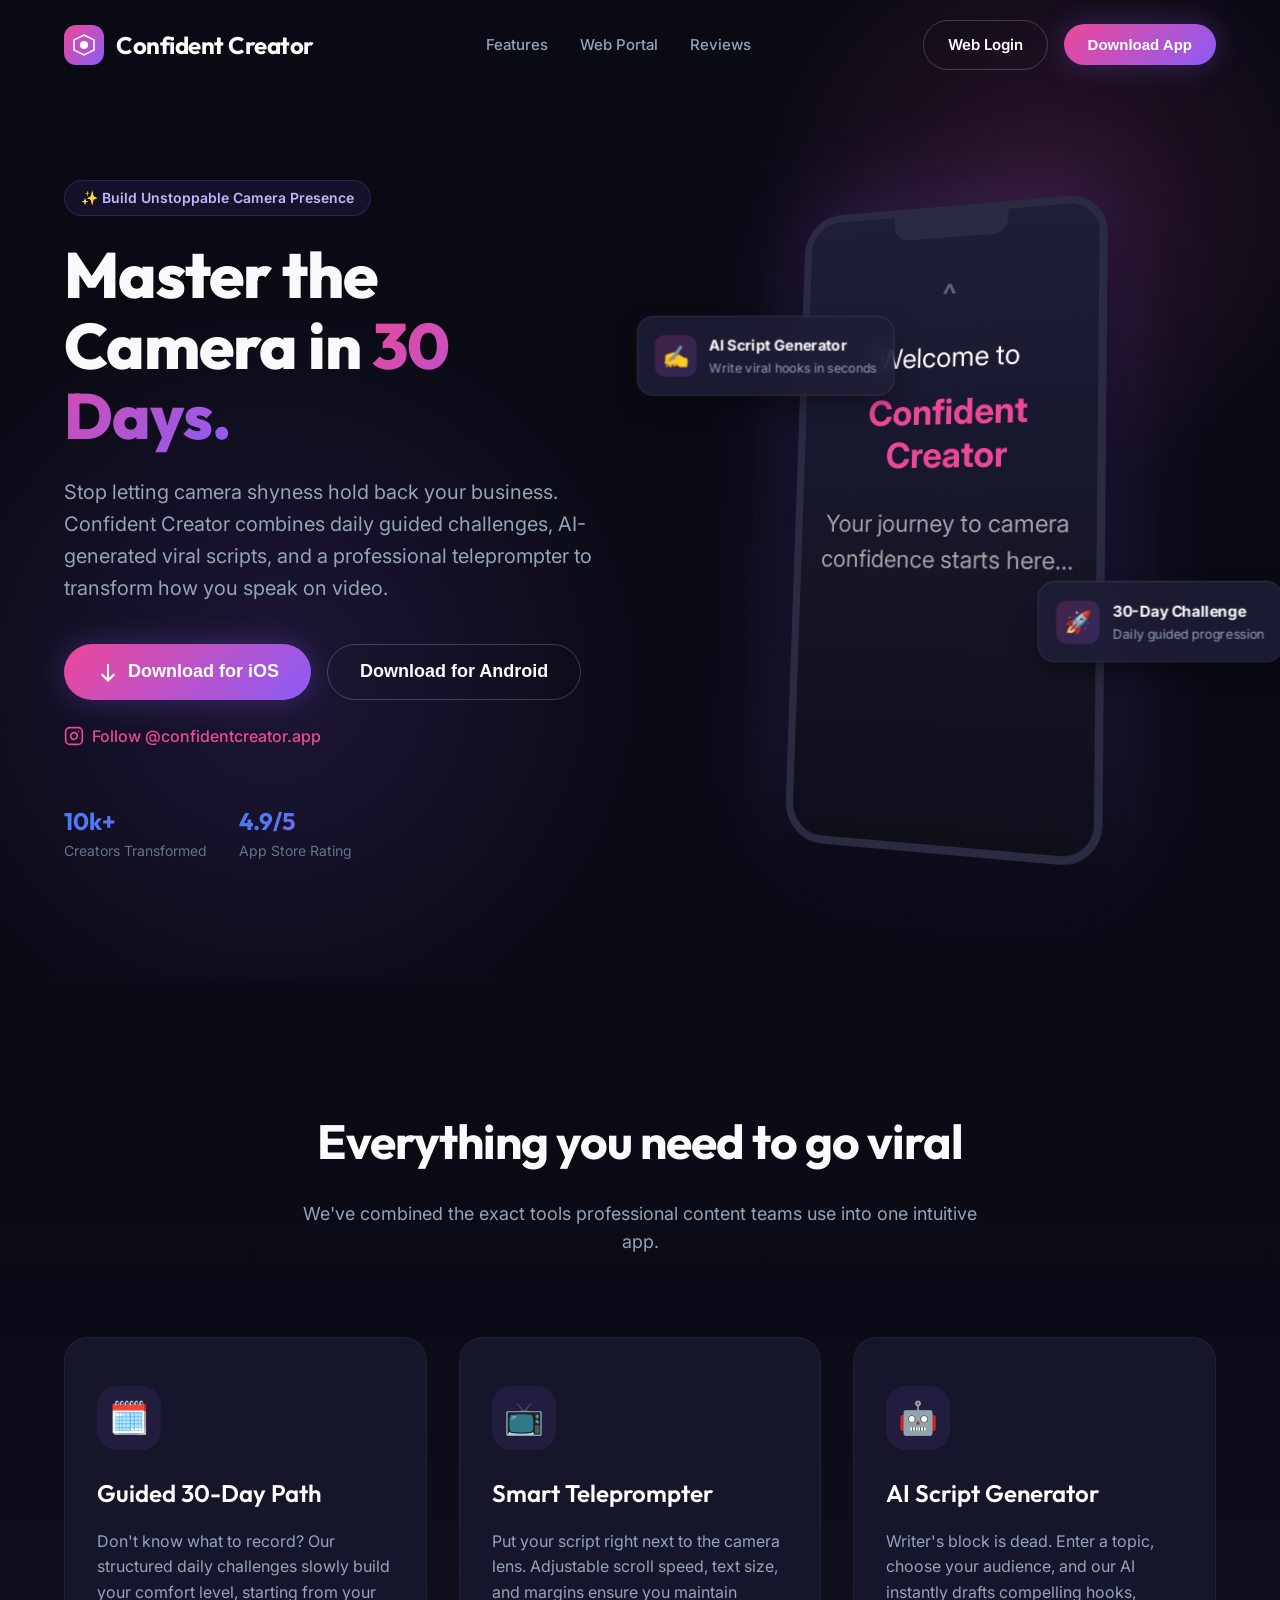
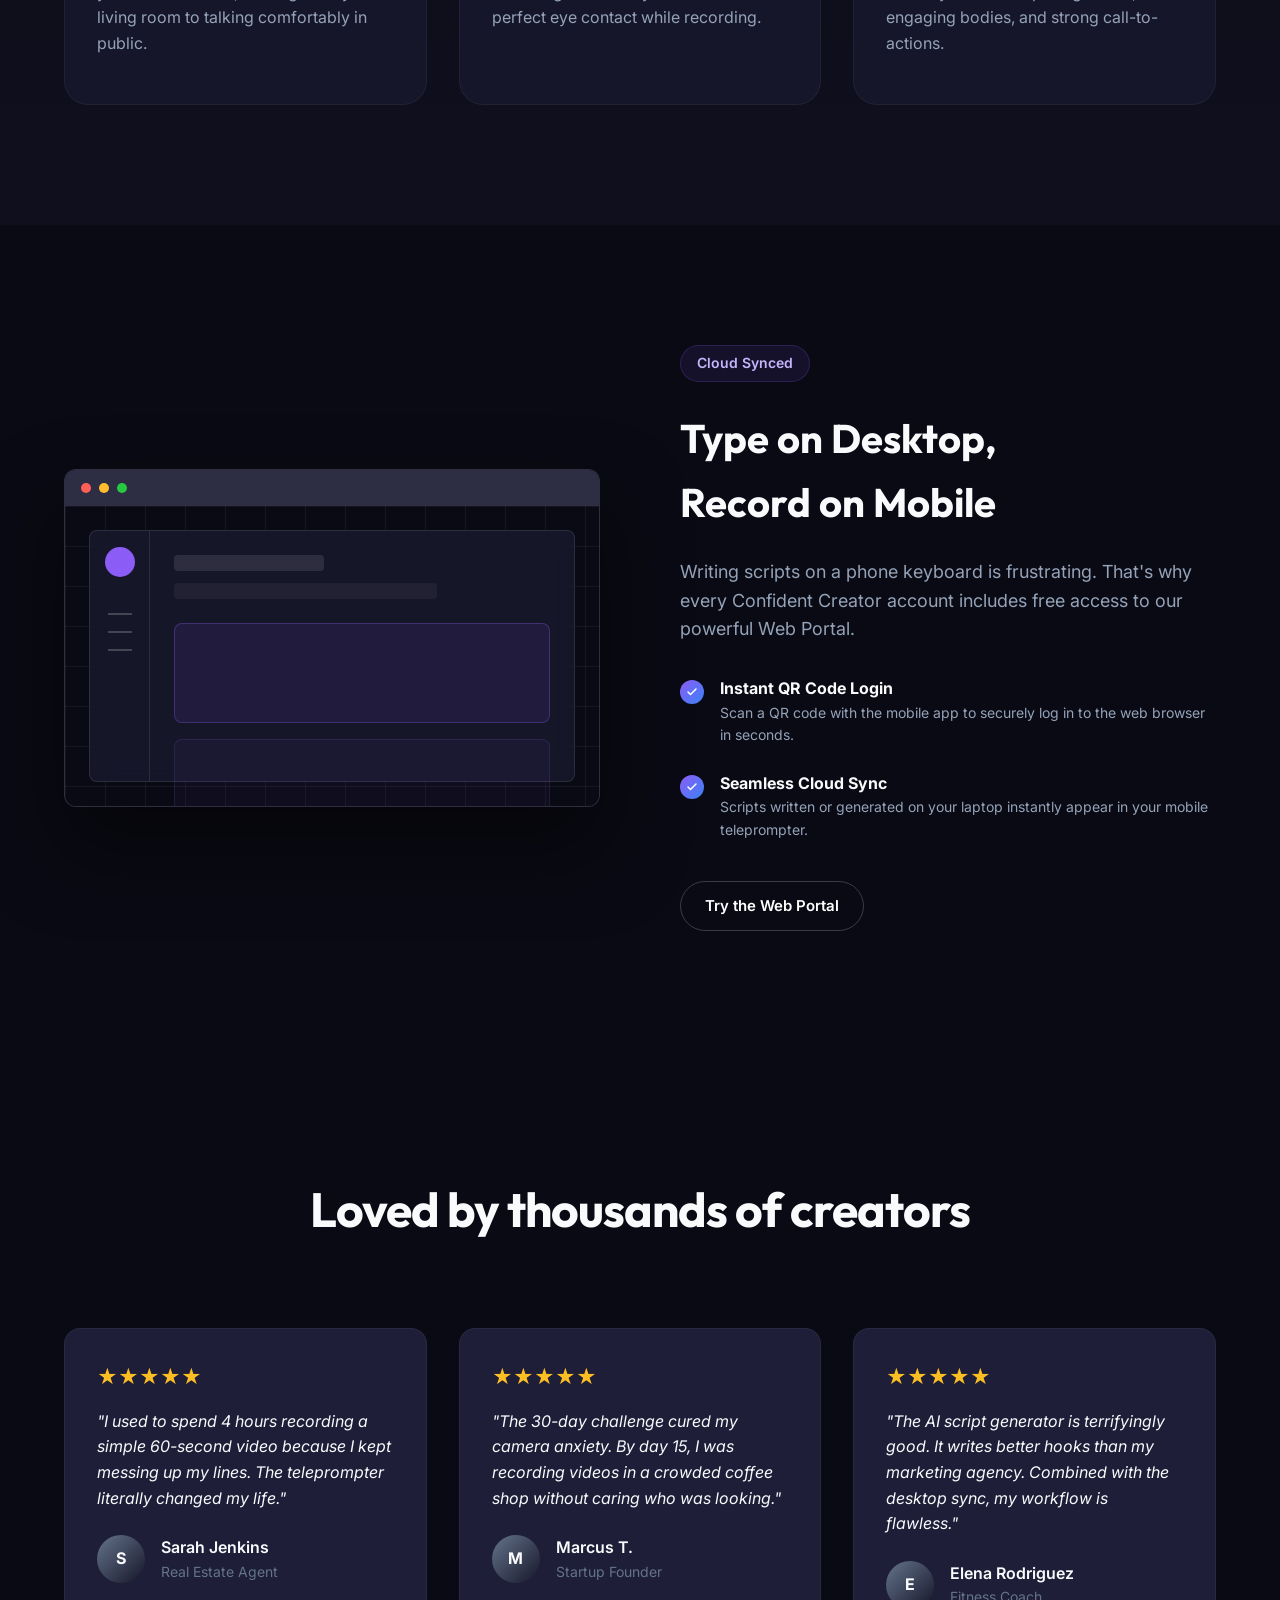
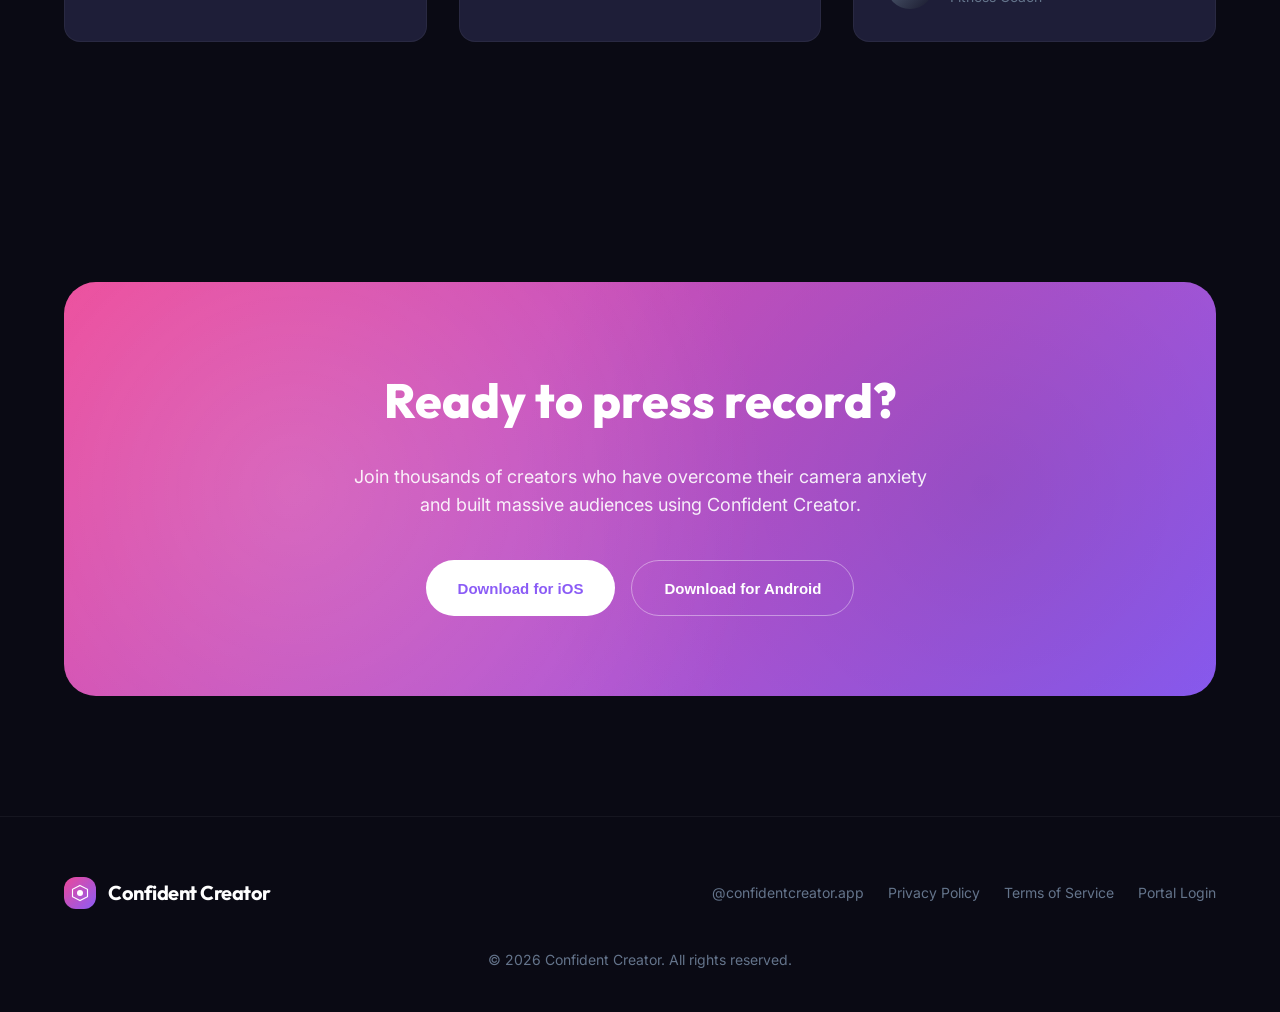
<file: web_portal/index.html>
<!DOCTYPE html>
<html lang="en">
<head>
    <meta charset="UTF-8">
    <meta name="viewport" content="width=device-width, initial-scale=1.0">
    <title>Confident Creator | 30 Days to Camera Confidence</title>
    <meta name="description" content="Build unstoppable camera confidence in 30 days. Auto-generating AI scripts, a professional teleprompter, and daily video challenges.">
    
    <!-- Fonts -->
    <link rel="preconnect" href="https://fonts.googleapis.com">
    <link rel="preconnect" href="https://fonts.gstatic.com" crossorigin>
    <link href="https://fonts.googleapis.com/css2?family=Inter:wght@400;500;600&family=Outfit:wght@600;700;800&display=swap" rel="stylesheet">
    
    <!-- CSS -->
    <link rel="stylesheet" href="css/landing.css">
    
    <!-- Favicon -->
    <link rel="icon" type="image/svg+xml" href="data:image/svg+xml,<svg xmlns='http://www.w3.org/2000/svg' viewBox='0 0 100 100'><text y='.9em' font-size='90'>🎥</text></svg>">
</head>
<body>

    <!-- Sticky Navigation -->
    <header class="nav-header" id="nav">
        <div class="container nav-container">
            <a href="landing.html" class="brand">
                <div class="brand-icon">
                    <svg width="24" height="24" viewBox="0 0 48 48" fill="none" xmlns="http://www.w3.org/2000/svg">
                        <path d="M24 4L44 14V34L24 44L4 34V14L24 4Z" stroke="white" stroke-width="3" fill="none"/>
                        <circle cx="24" cy="24" r="8" fill="white"/>
                    </svg>
                </div>
                <span class="brand-name">Confident Creator</span>
            </a>
            
            <nav class="nav-links">
                <a href="#features" class="nav-link">Features</a>
                <a href="#how-it-works" class="nav-link">Web Portal</a>
                <a href="#testimonials" class="nav-link">Reviews</a>
            </nav>
            
            <div class="nav-actions">
                <a href="login.html" class="btn btn-outline" style="margin-right: 12px;">Web Login</a>
                <button class="btn btn-primary coming-soon-btn">Download App</button>
            </div>
        </div>
    </header>

    <!-- Hero Section -->
    <section class="hero" id="home">
        <div class="hero-bg-shapes">
            <div class="shape-1"></div>
            <div class="shape-2"></div>
        </div>
        
        <div class="container hero-grid">
            <div class="hero-content" data-animate="fade-up">
                <div class="hero-badge">✨ Build Unstoppable Camera Presence</div>
                <h1 class="hero-title">
                    Master the Camera in <span class="text-gradient">30 Days.</span>
                </h1>
                <p class="hero-desc">
                    Stop letting camera shyness hold back your business. Confident Creator combines daily guided challenges, AI-generated viral scripts, and a professional teleprompter to transform how you speak on video.
                </p>
                
                <div class="hero-actions" style="margin-bottom: 24px;">
                    <button class="btn btn-primary coming-soon-btn" style="height: 56px; padding: 0 32px; font-size: 18px;">
                        <svg width="24" height="24" fill="currentColor" viewBox="0 0 24 24" xmlns="http://www.w3.org/2000/svg"><path d="M17.5 13.5l-4.5 4.5V4h-2v14l-4.5-4.5-1.5 1.5 7 7 7-7-1.5-1.5z"/></svg>
                        Download for iOS
                    </button>
                    <button class="btn btn-outline coming-soon-btn" style="height: 56px; padding: 0 32px; font-size: 18px;">
                        Download for Android
                    </button>
                </div>
                
                <div style="margin-bottom: 48px;">
                    <a href="https://instagram.com/confidentcreator.app" target="_blank" style="color: var(--brand-secondary); text-decoration: none; font-weight: 500; display: inline-flex; align-items: center; gap: 8px;">
                        <svg width="20" height="20" viewBox="0 0 24 24" fill="none" stroke="currentColor" stroke-width="2" stroke-linecap="round" stroke-linejoin="round"><rect x="2" y="2" width="20" height="20" rx="5" ry="5"></rect><path d="M16 11.37A4 4 0 1 1 12.63 8 4 4 0 0 1 16 11.37z"></path><line x1="17.5" y1="6.5" x2="17.51" y2="6.5"></line></svg>
                        Follow @confidentcreator.app
                    </a>
                </div>
                
                <div class="hero-metrics">
                    <div class="metric">
                        <span class="metric-value text-gradient-alt">10k+</span>
                        <span class="metric-label">Creators Transformed</span>
                    </div>
                    <div class="metric">
                        <span class="metric-value text-gradient-alt">4.9/5</span>
                        <span class="metric-label">App Store Rating</span>
                    </div>
                </div>
            </div>
            
            <!-- Floating Mobile App Mockup -->
            <div class="hero-visual" data-animate="fade-up" style="animation-delay: 0.2s;">
                <div class="phone-mockup">
                    <div class="phone-notch"></div>
                    <div class="phone-screen">
                        <!-- Abstract Representation of Teleprompter UI -->
                        <div style="padding: 60px 20px 20px; text-align: center;">
                            <div style="font-size: 32px; font-weight: bold; color: white; opacity: 0.3; margin-bottom: 20px;">^</div>
                            <div style="font-size: 28px; line-height: 1.4; color: white; margin-bottom: 15px;">Welcome to</div>
                            <div style="font-size: 36px; line-height: 1.2; font-weight: 700; color: #EC4899; margin-bottom: 30px;">Confident<br>Creator</div>
                            <div style="font-size: 24px; line-height: 1.5; color: rgba(255,255,255,0.6);">Your journey to camera confidence starts here...</div>
                        </div>
                    </div>
                </div>
                
                <!-- Floating Element Cards -->
                <div class="float-card card-1">
                    <div class="icon-box">✍️</div>
                    <div class="card-text">
                        <h4>AI Script Generator</h4>
                        <p>Write viral hooks in seconds</p>
                    </div>
                </div>
                
                <div class="float-card card-2">
                    <div class="icon-box">🚀</div>
                    <div class="card-text">
                        <h4>30-Day Challenge</h4>
                        <p>Daily guided progression</p>
                    </div>
                </div>
            </div>
        </div>
    </section>

    <!-- Features Section -->
    <section class="features" id="features">
        <div class="container">
            <div class="section-header" data-animate="fade-up">
                <h2>Everything you need to go viral</h2>
                <p>We've combined the exact tools professional content teams use into one intuitive app.</p>
            </div>
            
            <div class="features-grid">
                <div class="feature-card glass" data-animate="fade-up">
                    <div class="feature-icon-wrapper">
                        <span>🗓️</span>
                    </div>
                    <h3>Guided 30-Day Path</h3>
                    <p>Don't know what to record? Our structured daily challenges slowly build your comfort level, starting from your living room to talking comfortably in public.</p>
                </div>
                
                <div class="feature-card glass" data-animate="fade-up" style="animation-delay: 0.1s;">
                    <div class="feature-icon-wrapper">
                        <span>📺</span>
                    </div>
                    <h3>Smart Teleprompter</h3>
                    <p>Put your script right next to the camera lens. Adjustable scroll speed, text size, and margins ensure you maintain perfect eye contact while recording.</p>
                </div>
                
                <div class="feature-card glass" data-animate="fade-up" style="animation-delay: 0.2s;">
                    <div class="feature-icon-wrapper">
                        <span>🤖</span>
                    </div>
                    <h3>AI Script Generator</h3>
                    <p>Writer's block is dead. Enter a topic, choose your audience, and our AI instantly drafts compelling hooks, engaging bodies, and strong call-to-actions.</p>
                </div>
            </div>
        </div>
    </section>

    <!-- Web Portal Section -->
    <section class="portal-section" id="how-it-works">
        <div class="container portal-grid">
            <div class="portal-visual" data-animate="fade-up">
                <div class="browser-mockup">
                    <div class="browser-header">
                        <div class="dot red"></div>
                        <div class="dot yellow"></div>
                        <div class="dot green"></div>
                    </div>
                    <div class="browser-content">
                        <div class="portal-mock glass">
                            <div class="mock-sidebar">
                                <div class="mock-avatar"></div>
                                <div style="width: 24px; height: 2px; background: rgba(255,255,255,0.2); margin-top: 20px;"></div>
                                <div style="width: 24px; height: 2px; background: rgba(255,255,255,0.2);"></div>
                                <div style="width: 24px; height: 2px; background: rgba(255,255,255,0.2);"></div>
                            </div>
                            <div class="mock-skeleton">
                                <div class="skel-line" style="width: 40%;"></div>
                                <div class="skel-line" style="width: 70%; opacity: 0.5;"></div>
                                <div class="skel-card"></div>
                                <div class="skel-card" style="opacity: 0.5; margin-top: 16px;"></div>
                            </div>
                        </div>
                    </div>
                </div>
            </div>
            
            <div class="portal-content" data-animate="fade-up" style="animation-delay: 0.2s;">
                <div class="hero-badge">Cloud Synced</div>
                <h2>Type on Desktop,<br>Record on Mobile</h2>
                <p>Writing scripts on a phone keyboard is frustrating. That's why every Confident Creator account includes free access to our powerful Web Portal.</p>
                
                <ul class="portal-list">
                    <li>
                        <div class="check-icon"><svg width="12" height="12" viewBox="0 0 24 24" fill="none" stroke="white" stroke-width="3" stroke-linecap="round" stroke-linejoin="round"><polyline points="20 6 9 17 4 12"></polyline></svg></div>
                        <div>
                            <strong>Instant QR Code Login</strong>
                            <p style="font-size: 14px; margin-bottom: 0;">Scan a QR code with the mobile app to securely log in to the web browser in seconds.</p>
                        </div>
                    </li>
                    <li>
                        <div class="check-icon"><svg width="12" height="12" viewBox="0 0 24 24" fill="none" stroke="white" stroke-width="3" stroke-linecap="round" stroke-linejoin="round"><polyline points="20 6 9 17 4 12"></polyline></svg></div>
                        <div>
                            <strong>Seamless Cloud Sync</strong>
                            <p style="font-size: 14px; margin-bottom: 0;">Scripts written or generated on your laptop instantly appear in your mobile teleprompter.</p>
                        </div>
                    </li>
                </ul>
                
                <a href="login.html" class="btn btn-outline" style="margin-top: 16px;">Try the Web Portal</a>
            </div>
        </div>
    </section>

    <!-- Social Proof -->
    <section class="testimonials" id="testimonials">
        <div class="container">
            <div class="section-header" data-animate="fade-up">
                <h2>Loved by thousands of creators</h2>
            </div>
            
            <div class="testimonial-grid">
                <div class="testimonial-card" data-animate="fade-up">
                    <div class="stars">★★★★★</div>
                    <p class="quote">"I used to spend 4 hours recording a simple 60-second video because I kept messing up my lines. The teleprompter literally changed my life."</p>
                    <div class="author">
                        <div class="author-avatar">S</div>
                        <div class="author-info">
                            <h4>Sarah Jenkins</h4>
                            <p>Real Estate Agent</p>
                        </div>
                    </div>
                </div>
                
                <div class="testimonial-card" data-animate="fade-up" style="animation-delay: 0.1s;">
                    <div class="stars">★★★★★</div>
                    <p class="quote">"The 30-day challenge cured my camera anxiety. By day 15, I was recording videos in a crowded coffee shop without caring who was looking."</p>
                    <div class="author">
                        <div class="author-avatar">M</div>
                        <div class="author-info">
                            <h4>Marcus T.</h4>
                            <p>Startup Founder</p>
                        </div>
                    </div>
                </div>
                
                <div class="testimonial-card" data-animate="fade-up" style="animation-delay: 0.2s;">
                    <div class="stars">★★★★★</div>
                    <p class="quote">"The AI script generator is terrifyingly good. It writes better hooks than my marketing agency. Combined with the desktop sync, my workflow is flawless."</p>
                    <div class="author">
                        <div class="author-avatar">E</div>
                        <div class="author-info">
                            <h4>Elena Rodriguez</h4>
                            <p>Fitness Coach</p>
                        </div>
                    </div>
                </div>
            </div>
        </div>
    </section>

    <!-- CTA -->
    <section class="cta-section" id="download">
        <div class="container">
            <div class="cta-container" data-animate="fade-up">
                <div class="cta-bg"></div>
                <div class="cta-content">
                    <h2>Ready to press record?</h2>
                    <p>Join thousands of creators who have overcome their camera anxiety and built massive audiences using Confident Creator.</p>
                    <div style="display: flex; gap: 16px; justify-content: center;">
                        <button class="btn coming-soon-btn" style="background: white; color: var(--brand-primary); height: 56px; padding: 0 32px;">Download for iOS</button>
                        <button class="btn btn-outline coming-soon-btn" style="height: 56px; padding: 0 32px; border-color: rgba(255,255,255,0.4);">Download for Android</button>
                    </div>
                </div>
            </div>
        </div>
    </section>

    <!-- Footer -->
    <footer class="footer">
        <div class="container">
            <div class="footer-container">
                <div class="brand">
                    <div class="brand-icon" style="width: 32px; height: 32px;">
                        <svg width="18" height="18" viewBox="0 0 48 48" fill="none" xmlns="http://www.w3.org/2000/svg">
                            <path d="M24 4L44 14V34L24 44L4 34V14L24 4Z" stroke="white" stroke-width="3" fill="none"/>
                            <circle cx="24" cy="24" r="8" fill="white"/>
                        </svg>
                    </div>
                    <span class="brand-name" style="font-size: 20px;">Confident Creator</span>
                </div>
                
                <div class="footer-links">
                    <a href="https://instagram.com/confidentcreator.app" target="_blank" class="footer-link">@confidentcreator.app</a>
                    <a href="privacy-policy.html" class="footer-link">Privacy Policy</a>
                    <a href="terms-of-service.html" class="footer-link">Terms of Service</a>
                    <a href="login.html" class="footer-link">Portal Login</a>
                </div>
            </div>
            <div class="footer-bottom">
                &copy; 2026 Confident Creator. All rights reserved.
            </div>
        </div>
    </footer>

    <!-- Coming Soon Modal -->
    <div id="coming-soon-modal" class="modal-backdrop">
        <div class="modal">
            <button class="modal-close-icon" id="close-modal-btn">&times;</button>
            <div class="modal-icon">🚀</div>
            <h3 class="modal-title">Coming Soon!</h3>
            <p class="modal-body">We're putting the final polish on the Confident Creator app. Follow our journey on Instagram to be the first to know when we launch!</p>
            <a href="https://instagram.com/confidentcreator.app" target="_blank" class="btn btn-primary modal-close-btn" style="height: 50px;">Follow @confidentcreator.app</a>
        </div>
    </div>

    <!-- Animation Script -->
    <script>
        document.addEventListener('DOMContentLoaded', () => {
            // Modal Logic
            const modal = document.getElementById('coming-soon-modal');
            const closeBtn = document.getElementById('close-modal-btn');
            const toggleButtons = document.querySelectorAll('.coming-soon-btn');

            toggleButtons.forEach(btn => {
                btn.addEventListener('click', (e) => {
                    e.preventDefault();
                    modal.classList.add('show');
                });
            });

            closeBtn.addEventListener('click', () => {
                modal.classList.remove('show');
            });

            // Close on backdrop click
            modal.addEventListener('click', (e) => {
                if (e.target === modal) {
                    modal.classList.remove('show');
                }
            });

            // Scroll Animation Observer
            const observer = new IntersectionObserver((entries) => {
                entries.forEach(entry => {
                    if (entry.isIntersecting) {
                        entry.target.classList.add('is-visible');
                    }
                });
            }, { threshold: 0.1 });

            document.querySelectorAll('[data-animate="fade-up"]').forEach((el) => {
                observer.observe(el);
            });

            // Navbar Scroll Effect
            const nav = document.getElementById('nav');
            window.addEventListener('scroll', () => {
                if (window.scrollY > 50) {
                    nav.classList.add('scrolled');
                } else {
                    nav.classList.remove('scrolled');
                }
            });
        });
    </script>
</body>
</html>
</file>
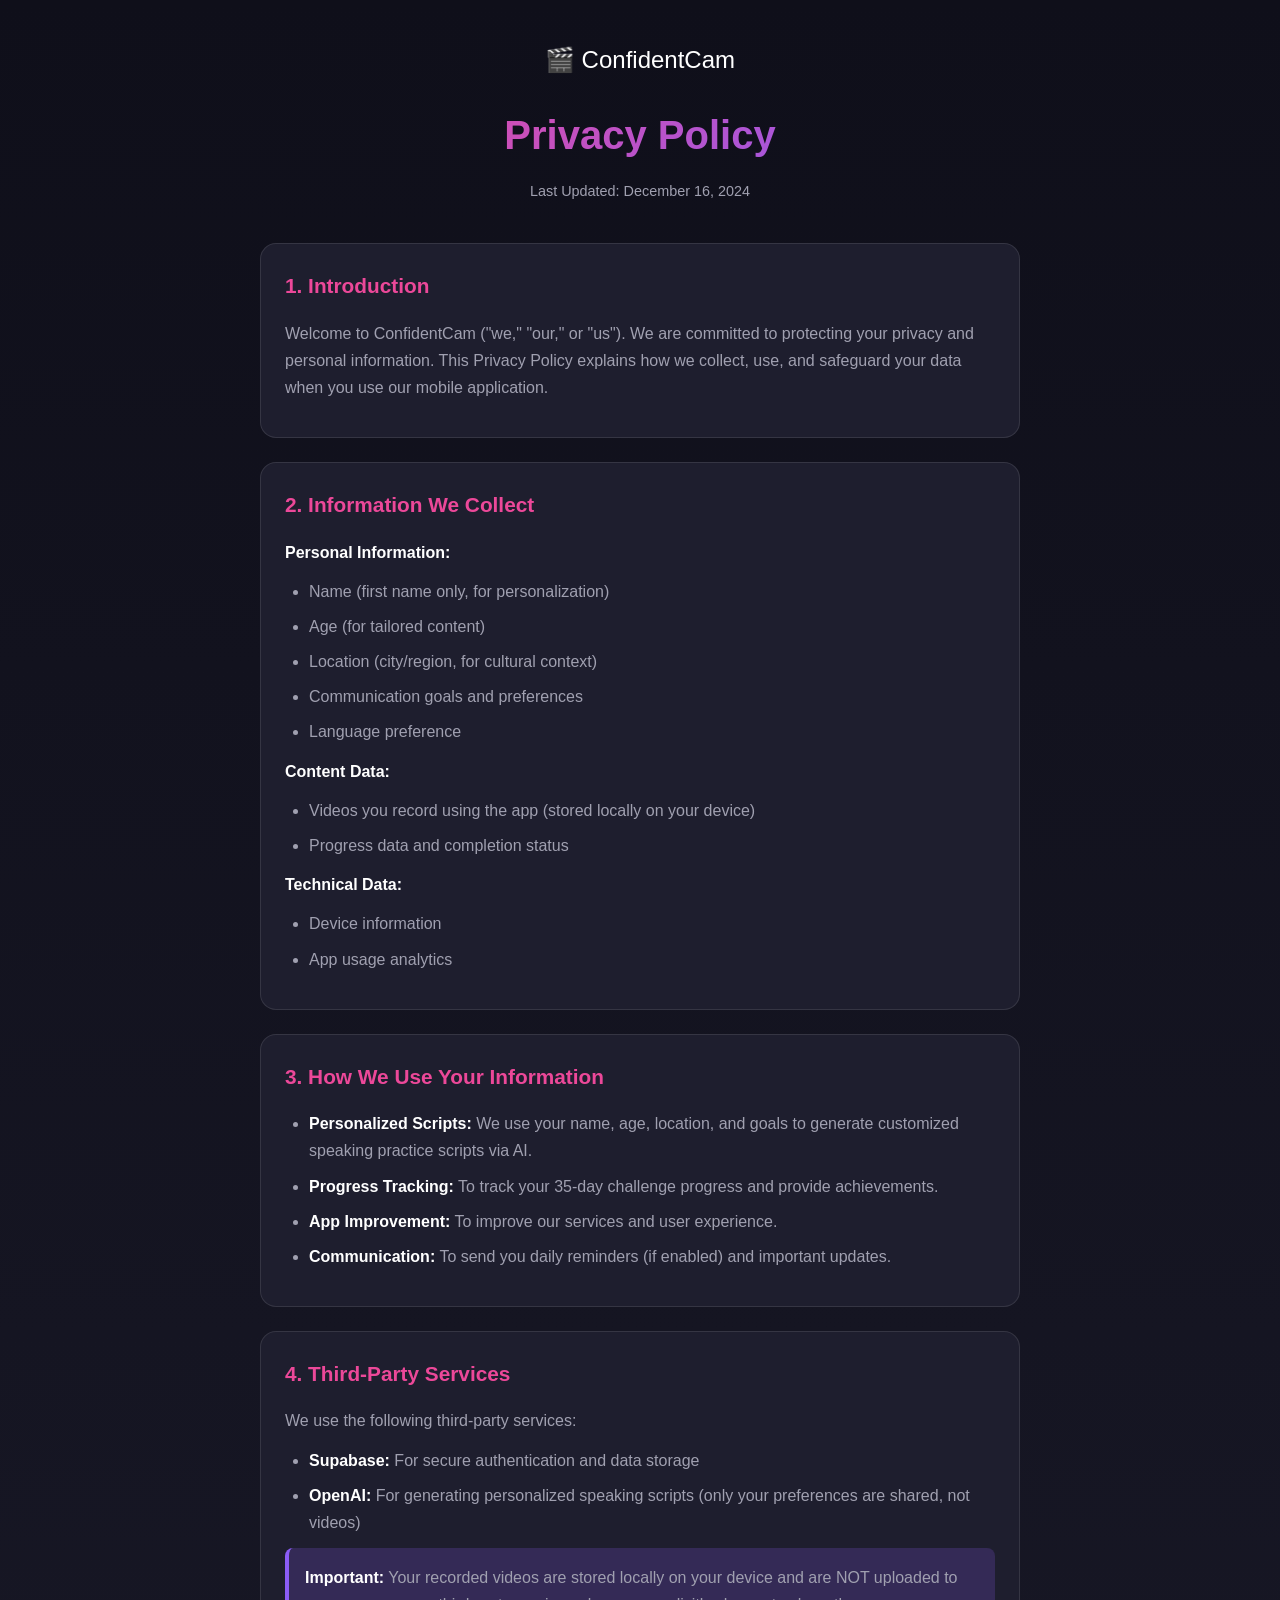
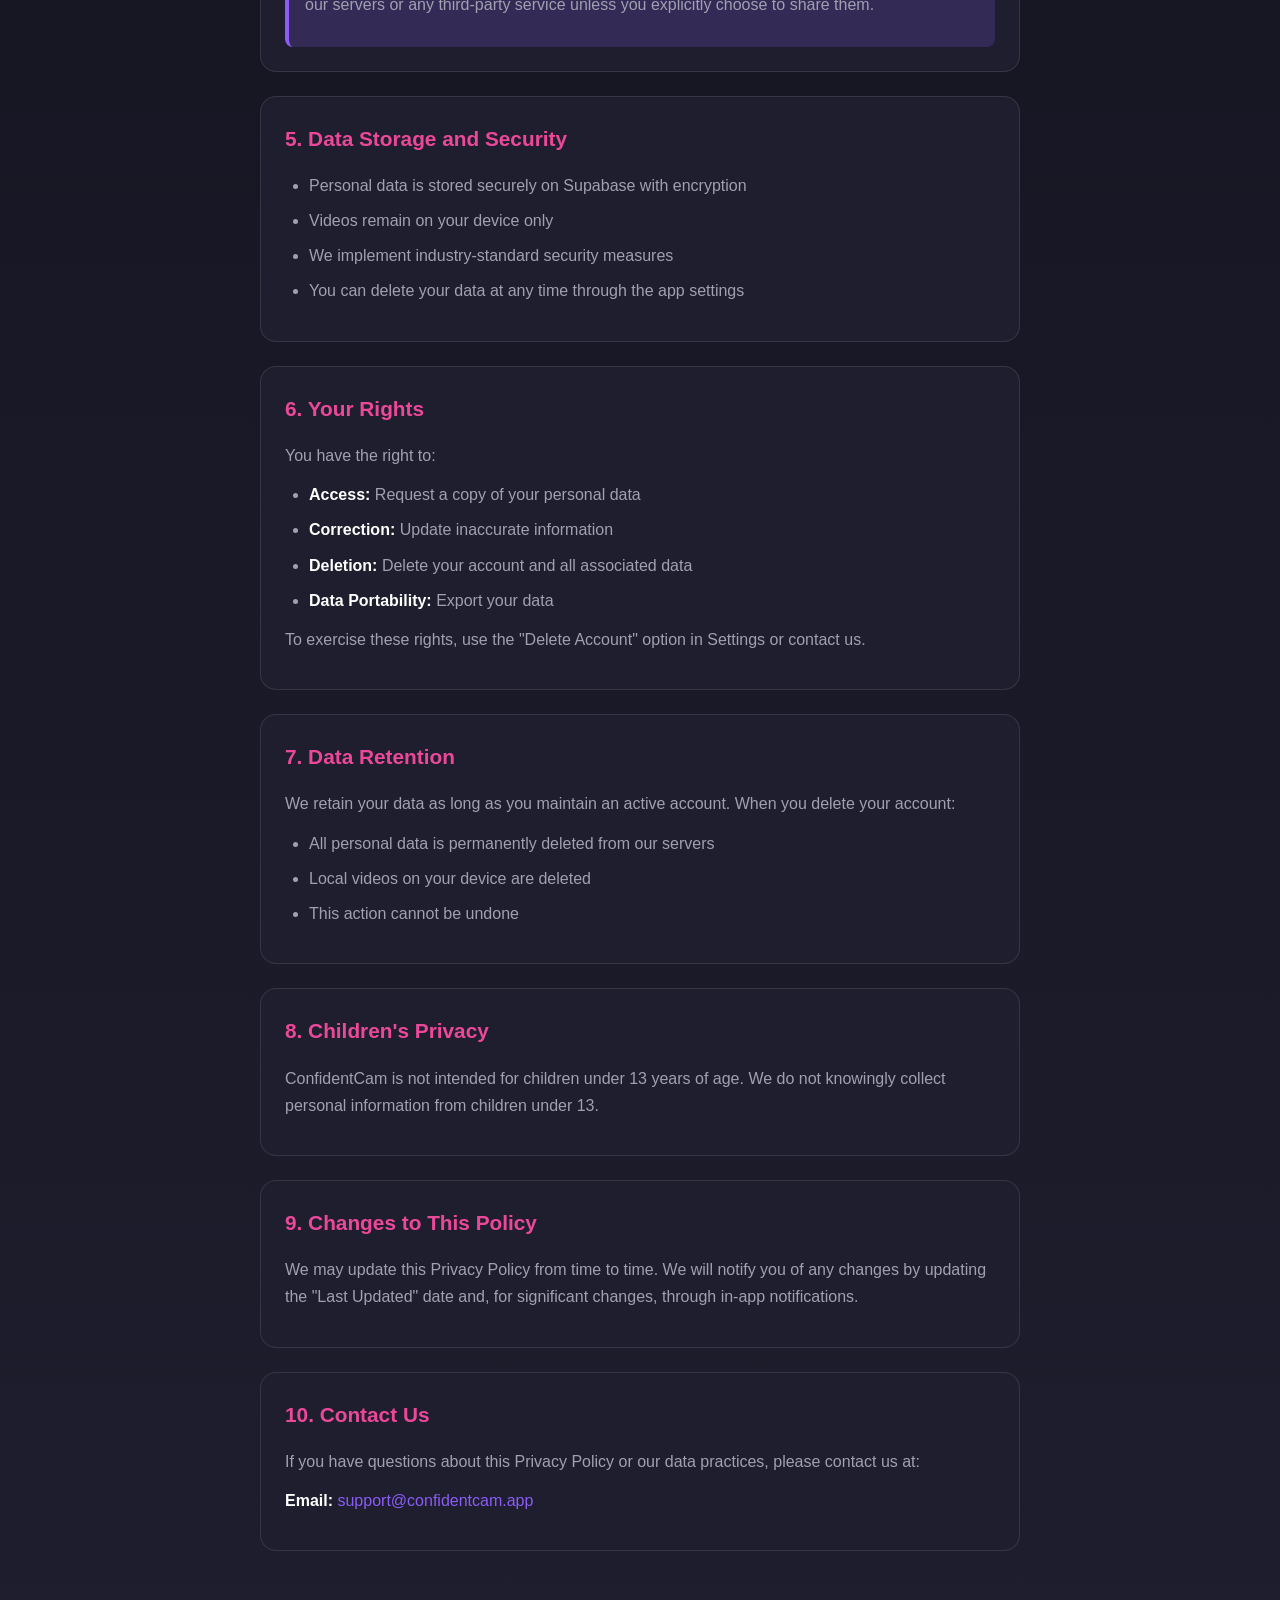
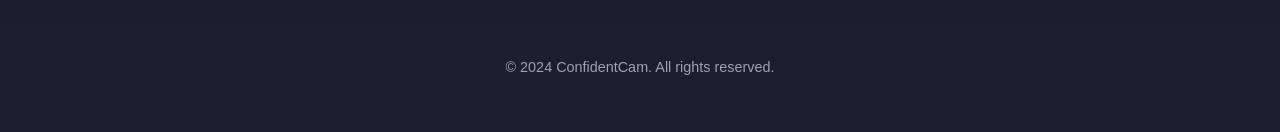
<file: web_portal/privacy-policy.html>
<!DOCTYPE html>
<html lang="en">

<head>
    <meta charset="UTF-8">
    <meta name="viewport" content="width=device-width, initial-scale=1.0">
    <title>Privacy Policy - ConfidentCam</title>
    <style>
        :root {
            --bg-primary: #0F0F1A;
            --bg-secondary: #1E1E2E;
            --text-primary: #FFFFFF;
            --text-secondary: #A0A0B0;
            --accent-pink: #EC4899;
            --accent-purple: #8B5CF6;
        }

        * {
            margin: 0;
            padding: 0;
            box-sizing: border-box;
        }

        body {
            font-family: -apple-system, BlinkMacSystemFont, 'Segoe UI', Roboto, Oxygen, Ubuntu, sans-serif;
            background: linear-gradient(180deg, var(--bg-primary), var(--bg-secondary));
            color: var(--text-primary);
            min-height: 100vh;
            line-height: 1.7;
        }

        .container {
            max-width: 800px;
            margin: 0 auto;
            padding: 40px 20px;
        }

        header {
            text-align: center;
            margin-bottom: 40px;
        }

        h1 {
            font-size: 2.5rem;
            background: linear-gradient(135deg, var(--accent-pink), var(--accent-purple));
            -webkit-background-clip: text;
            -webkit-text-fill-color: transparent;
            background-clip: text;
            margin-bottom: 10px;
        }

        .last-updated {
            color: var(--text-secondary);
            font-size: 0.9rem;
        }

        section {
            background: var(--bg-secondary);
            border-radius: 16px;
            padding: 24px;
            margin-bottom: 24px;
            border: 1px solid rgba(255, 255, 255, 0.1);
        }

        h2 {
            color: var(--accent-pink);
            font-size: 1.3rem;
            margin-bottom: 16px;
        }

        p {
            color: var(--text-secondary);
            margin-bottom: 12px;
        }

        ul {
            color: var(--text-secondary);
            padding-left: 24px;
            margin-bottom: 12px;
        }

        li {
            margin-bottom: 8px;
        }

        strong {
            color: var(--text-primary);
        }

        a {
            color: var(--accent-purple);
            text-decoration: none;
        }

        a:hover {
            text-decoration: underline;
        }

        .highlight {
            background: rgba(139, 92, 246, 0.2);
            padding: 16px;
            border-radius: 8px;
            border-left: 4px solid var(--accent-purple);
        }

        footer {
            text-align: center;
            padding: 40px 20px;
            color: var(--text-secondary);
            font-size: 0.9rem;
        }

        .logo {
            font-size: 1.5rem;
            margin-bottom: 20px;
        }
    </style>
</head>

<body>
    <div class="container">
        <header>
            <div class="logo">🎬 ConfidentCam</div>
            <h1>Privacy Policy</h1>
            <p class="last-updated">Last Updated: December 16, 2024</p>
        </header>

        <section>
            <h2>1. Introduction</h2>
            <p>Welcome to ConfidentCam ("we," "our," or "us"). We are committed to protecting your privacy and personal
                information. This Privacy Policy explains how we collect, use, and safeguard your data when you use our
                mobile application.</p>
        </section>

        <section>
            <h2>2. Information We Collect</h2>
            <p><strong>Personal Information:</strong></p>
            <ul>
                <li>Name (first name only, for personalization)</li>
                <li>Age (for tailored content)</li>
                <li>Location (city/region, for cultural context)</li>
                <li>Communication goals and preferences</li>
                <li>Language preference</li>
            </ul>

            <p><strong>Content Data:</strong></p>
            <ul>
                <li>Videos you record using the app (stored locally on your device)</li>
                <li>Progress data and completion status</li>
            </ul>

            <p><strong>Technical Data:</strong></p>
            <ul>
                <li>Device information</li>
                <li>App usage analytics</li>
            </ul>
        </section>

        <section>
            <h2>3. How We Use Your Information</h2>
            <ul>
                <li><strong>Personalized Scripts:</strong> We use your name, age, location, and goals to generate
                    customized speaking practice scripts via AI.</li>
                <li><strong>Progress Tracking:</strong> To track your 35-day challenge progress and provide
                    achievements.</li>
                <li><strong>App Improvement:</strong> To improve our services and user experience.</li>
                <li><strong>Communication:</strong> To send you daily reminders (if enabled) and important updates.</li>
            </ul>
        </section>

        <section>
            <h2>4. Third-Party Services</h2>
            <p>We use the following third-party services:</p>
            <ul>
                <li><strong>Supabase:</strong> For secure authentication and data storage</li>
                <li><strong>OpenAI:</strong> For generating personalized speaking scripts (only your preferences are
                    shared, not videos)</li>
            </ul>
            <div class="highlight">
                <p><strong>Important:</strong> Your recorded videos are stored locally on your device and are NOT
                    uploaded to our servers or any third-party service unless you explicitly choose to share them.</p>
            </div>
        </section>

        <section>
            <h2>5. Data Storage and Security</h2>
            <ul>
                <li>Personal data is stored securely on Supabase with encryption</li>
                <li>Videos remain on your device only</li>
                <li>We implement industry-standard security measures</li>
                <li>You can delete your data at any time through the app settings</li>
            </ul>
        </section>

        <section>
            <h2>6. Your Rights</h2>
            <p>You have the right to:</p>
            <ul>
                <li><strong>Access:</strong> Request a copy of your personal data</li>
                <li><strong>Correction:</strong> Update inaccurate information</li>
                <li><strong>Deletion:</strong> Delete your account and all associated data</li>
                <li><strong>Data Portability:</strong> Export your data</li>
            </ul>
            <p>To exercise these rights, use the "Delete Account" option in Settings or contact us.</p>
        </section>

        <section>
            <h2>7. Data Retention</h2>
            <p>We retain your data as long as you maintain an active account. When you delete your account:</p>
            <ul>
                <li>All personal data is permanently deleted from our servers</li>
                <li>Local videos on your device are deleted</li>
                <li>This action cannot be undone</li>
            </ul>
        </section>

        <section>
            <h2>8. Children's Privacy</h2>
            <p>ConfidentCam is not intended for children under 13 years of age. We do not knowingly collect personal
                information from children under 13.</p>
        </section>

        <section>
            <h2>9. Changes to This Policy</h2>
            <p>We may update this Privacy Policy from time to time. We will notify you of any changes by updating the
                "Last Updated" date and, for significant changes, through in-app notifications.</p>
        </section>

        <section>
            <h2>10. Contact Us</h2>
            <p>If you have questions about this Privacy Policy or our data practices, please contact us at:</p>
            <p><strong>Email:</strong> <a href="mailto:support@confidentcam.app">support@confidentcam.app</a></p>
        </section>
    </div>

    <footer>
        <p>© 2024 ConfidentCam. All rights reserved.</p>
    </footer>
</body>

</html>
</file>
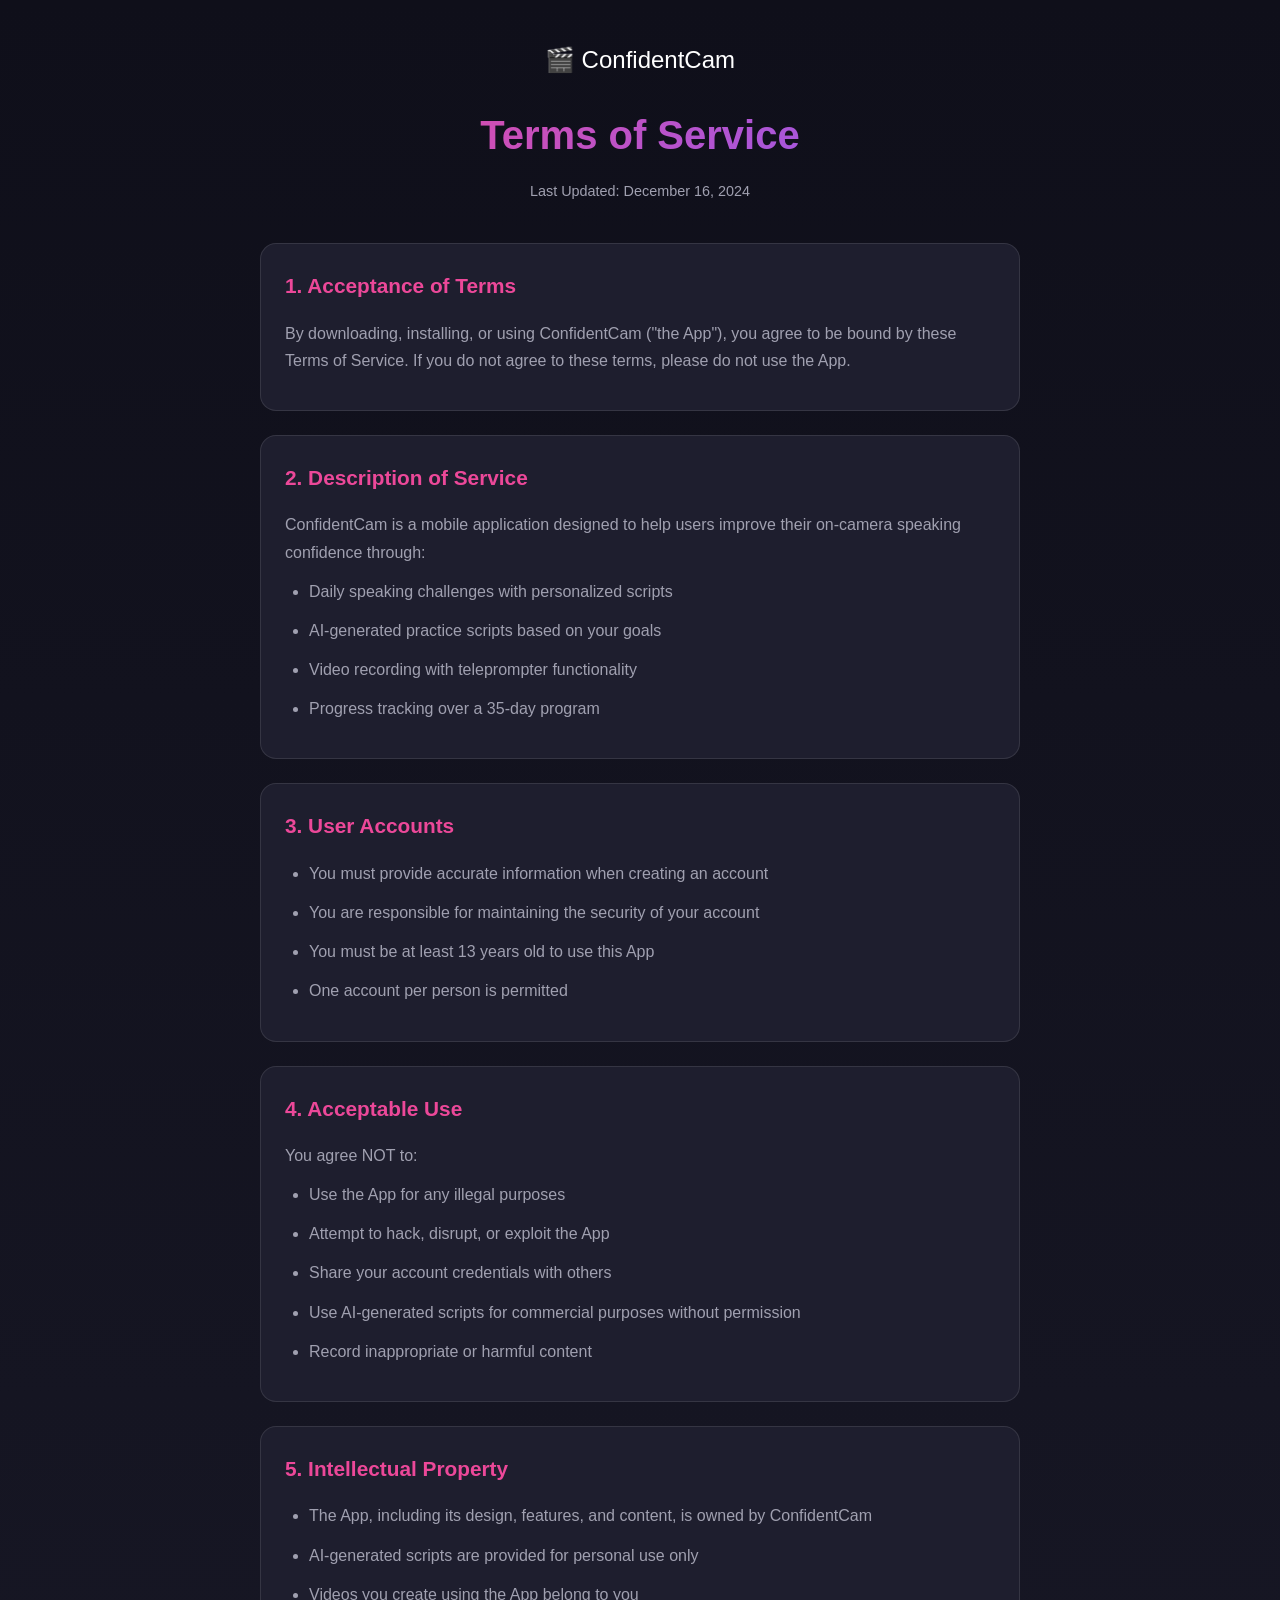
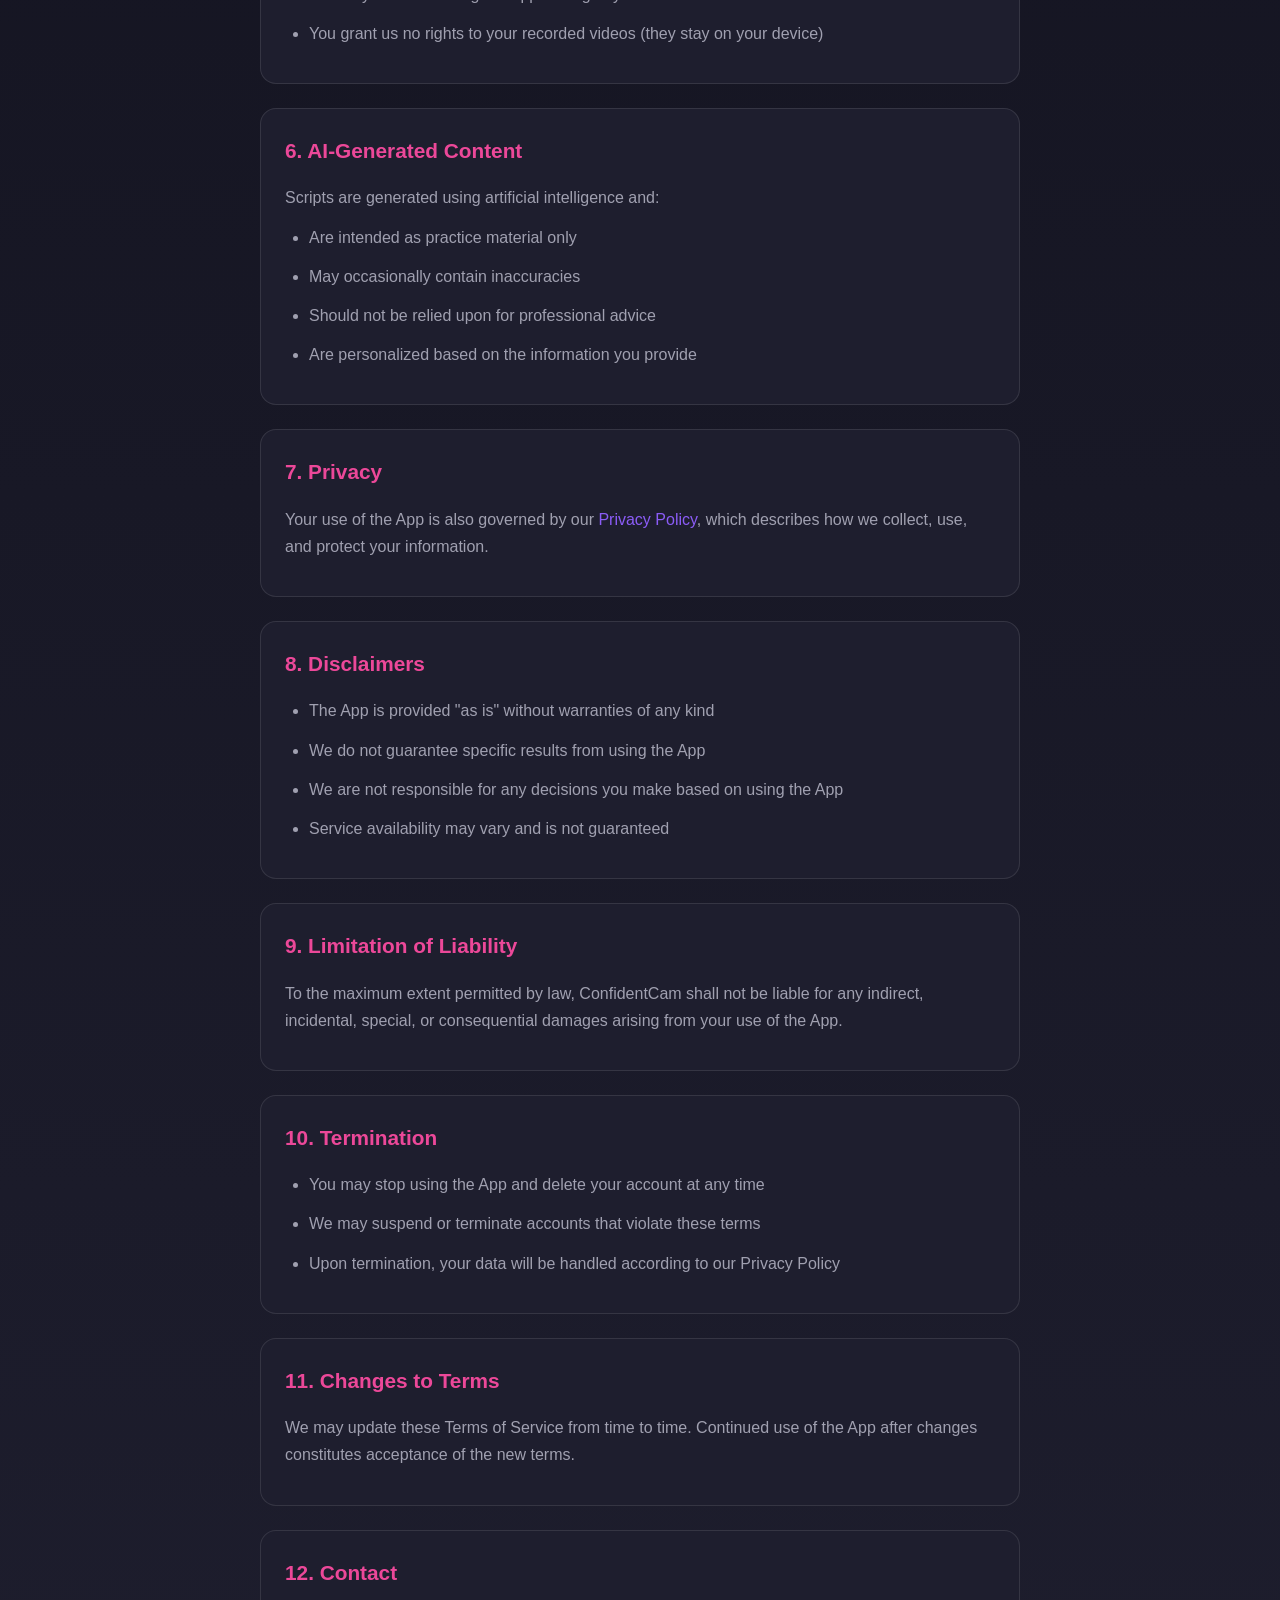
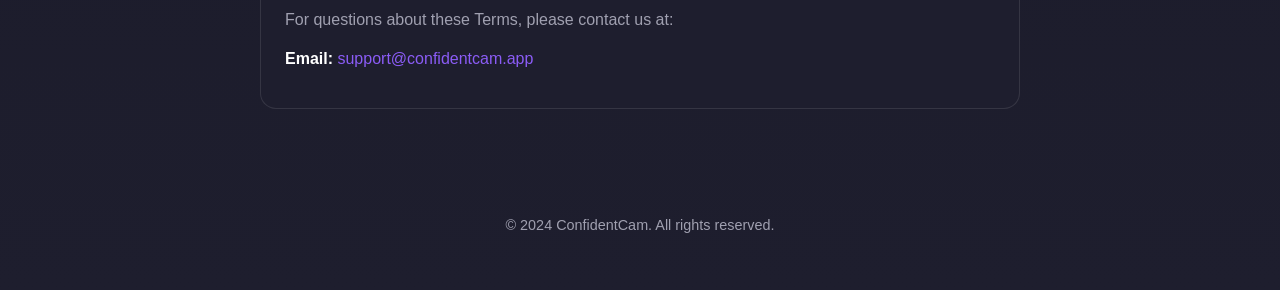
<file: web_portal/terms-of-service.html>
<!DOCTYPE html>
<html lang="en">

<head>
    <meta charset="UTF-8">
    <meta name="viewport" content="width=device-width, initial-scale=1.0">
    <title>Terms of Service - ConfidentCam</title>
    <style>
        :root {
            --bg-primary: #0F0F1A;
            --bg-secondary: #1E1E2E;
            --text-primary: #FFFFFF;
            --text-secondary: #A0A0B0;
            --accent-pink: #EC4899;
            --accent-purple: #8B5CF6;
        }

        * {
            margin: 0;
            padding: 0;
            box-sizing: border-box;
        }

        body {
            font-family: -apple-system, BlinkMacSystemFont, 'Segoe UI', Roboto, Oxygen, Ubuntu, sans-serif;
            background: linear-gradient(180deg, var(--bg-primary), var(--bg-secondary));
            color: var(--text-primary);
            min-height: 100vh;
            line-height: 1.7;
        }

        .container {
            max-width: 800px;
            margin: 0 auto;
            padding: 40px 20px;
        }

        header {
            text-align: center;
            margin-bottom: 40px;
        }

        h1 {
            font-size: 2.5rem;
            background: linear-gradient(135deg, var(--accent-pink), var(--accent-purple));
            -webkit-background-clip: text;
            -webkit-text-fill-color: transparent;
            background-clip: text;
            margin-bottom: 10px;
        }

        .last-updated {
            color: var(--text-secondary);
            font-size: 0.9rem;
        }

        section {
            background: var(--bg-secondary);
            border-radius: 16px;
            padding: 24px;
            margin-bottom: 24px;
            border: 1px solid rgba(255, 255, 255, 0.1);
        }

        h2 {
            color: var(--accent-pink);
            font-size: 1.3rem;
            margin-bottom: 16px;
        }

        p,
        li {
            color: var(--text-secondary);
            margin-bottom: 12px;
        }

        ul,
        ol {
            padding-left: 24px;
            margin-bottom: 12px;
        }

        strong {
            color: var(--text-primary);
        }

        a {
            color: var(--accent-purple);
            text-decoration: none;
        }

        a:hover {
            text-decoration: underline;
        }

        footer {
            text-align: center;
            padding: 40px 20px;
            color: var(--text-secondary);
            font-size: 0.9rem;
        }

        .logo {
            font-size: 1.5rem;
            margin-bottom: 20px;
        }
    </style>
</head>

<body>
    <div class="container">
        <header>
            <div class="logo">🎬 ConfidentCam</div>
            <h1>Terms of Service</h1>
            <p class="last-updated">Last Updated: December 16, 2024</p>
        </header>

        <section>
            <h2>1. Acceptance of Terms</h2>
            <p>By downloading, installing, or using ConfidentCam ("the App"), you agree to be bound by these Terms of
                Service. If you do not agree to these terms, please do not use the App.</p>
        </section>

        <section>
            <h2>2. Description of Service</h2>
            <p>ConfidentCam is a mobile application designed to help users improve their on-camera speaking confidence
                through:</p>
            <ul>
                <li>Daily speaking challenges with personalized scripts</li>
                <li>AI-generated practice scripts based on your goals</li>
                <li>Video recording with teleprompter functionality</li>
                <li>Progress tracking over a 35-day program</li>
            </ul>
        </section>

        <section>
            <h2>3. User Accounts</h2>
            <ul>
                <li>You must provide accurate information when creating an account</li>
                <li>You are responsible for maintaining the security of your account</li>
                <li>You must be at least 13 years old to use this App</li>
                <li>One account per person is permitted</li>
            </ul>
        </section>

        <section>
            <h2>4. Acceptable Use</h2>
            <p>You agree NOT to:</p>
            <ul>
                <li>Use the App for any illegal purposes</li>
                <li>Attempt to hack, disrupt, or exploit the App</li>
                <li>Share your account credentials with others</li>
                <li>Use AI-generated scripts for commercial purposes without permission</li>
                <li>Record inappropriate or harmful content</li>
            </ul>
        </section>

        <section>
            <h2>5. Intellectual Property</h2>
            <ul>
                <li>The App, including its design, features, and content, is owned by ConfidentCam</li>
                <li>AI-generated scripts are provided for personal use only</li>
                <li>Videos you create using the App belong to you</li>
                <li>You grant us no rights to your recorded videos (they stay on your device)</li>
            </ul>
        </section>

        <section>
            <h2>6. AI-Generated Content</h2>
            <p>Scripts are generated using artificial intelligence and:</p>
            <ul>
                <li>Are intended as practice material only</li>
                <li>May occasionally contain inaccuracies</li>
                <li>Should not be relied upon for professional advice</li>
                <li>Are personalized based on the information you provide</li>
            </ul>
        </section>

        <section>
            <h2>7. Privacy</h2>
            <p>Your use of the App is also governed by our <a href="privacy-policy.html">Privacy Policy</a>, which
                describes how we collect, use, and protect your information.</p>
        </section>

        <section>
            <h2>8. Disclaimers</h2>
            <ul>
                <li>The App is provided "as is" without warranties of any kind</li>
                <li>We do not guarantee specific results from using the App</li>
                <li>We are not responsible for any decisions you make based on using the App</li>
                <li>Service availability may vary and is not guaranteed</li>
            </ul>
        </section>

        <section>
            <h2>9. Limitation of Liability</h2>
            <p>To the maximum extent permitted by law, ConfidentCam shall not be liable for any indirect, incidental,
                special, or consequential damages arising from your use of the App.</p>
        </section>

        <section>
            <h2>10. Termination</h2>
            <ul>
                <li>You may stop using the App and delete your account at any time</li>
                <li>We may suspend or terminate accounts that violate these terms</li>
                <li>Upon termination, your data will be handled according to our Privacy Policy</li>
            </ul>
        </section>

        <section>
            <h2>11. Changes to Terms</h2>
            <p>We may update these Terms of Service from time to time. Continued use of the App after changes
                constitutes acceptance of the new terms.</p>
        </section>

        <section>
            <h2>12. Contact</h2>
            <p>For questions about these Terms, please contact us at:</p>
            <p><strong>Email:</strong> <a href="mailto:support@confidentcam.app">support@confidentcam.app</a></p>
        </section>
    </div>

    <footer>
        <p>© 2024 ConfidentCam. All rights reserved.</p>
    </footer>
</body>

</html>
</file>
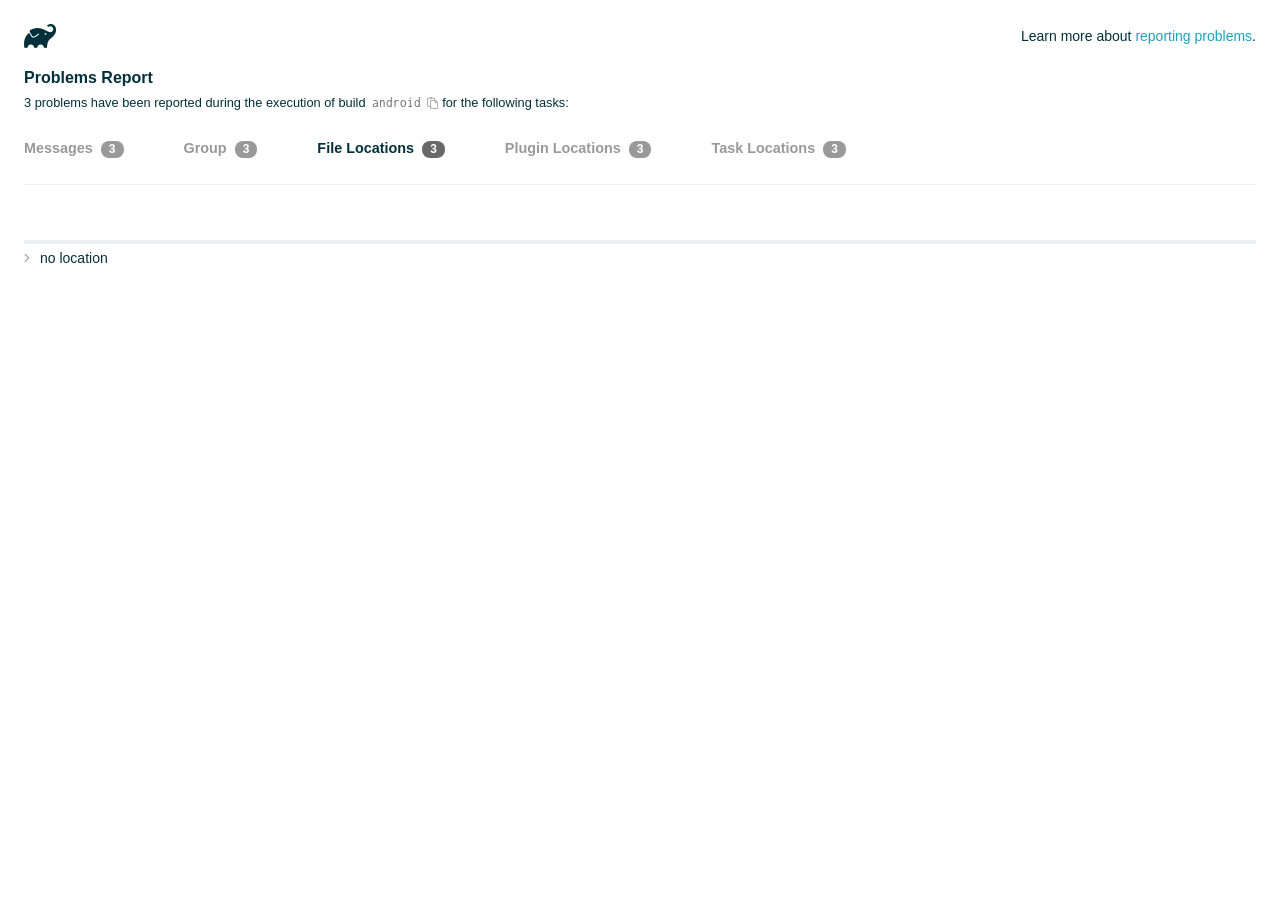
<file: android/build/reports/problems/problems-report.html>
<!DOCTYPE html>

<html lang="en">
<head>
    <!-- Required meta tags -->
    <meta charset="utf-8">
    <meta name="viewport" content="width=device-width, initial-scale=1, shrink-to-fit=no">

                    <style type="text/css">
                /*! normalize.css v7.0.0 | MIT License | github.com/necolas/normalize.css */
html {
    line-height: 1.15;
    -ms-text-size-adjust: 100%;
    -webkit-text-size-adjust: 100%
}

body {
    margin: 0
}

article, aside, footer, header, nav, section {
    display: block
}

h1 {
    font-size: 2em;
    margin: .67em 0
}

figcaption, figure, main {
    display: block
}

figure {
    margin: 1em 40px
}

hr {
    box-sizing: content-box;
    height: 0;
    overflow: visible
}

pre {
    font-family: monospace, monospace;
    font-size: 1em
}

a {
    background-color: transparent;
    -webkit-text-decoration-skip: objects
}

abbr[title] {
    border-bottom: none;
    text-decoration: underline;
    text-decoration: underline dotted
}

b, strong {
    font-weight: inherit
}

b, strong {
    font-weight: bolder
}

code, kbd, samp {
    font-family: monospace, monospace;
    font-size: 1em
}

dfn {
    font-style: italic
}

mark {
    background-color: #ff0;
    color: #000
}

small {
    font-size: 80%
}

sub, sup {
    font-size: 75%;
    line-height: 0;
    position: relative;
    vertical-align: baseline
}

sub {
    bottom: -.25em
}

sup {
    top: -.5em
}

audio, video {
    display: inline-block
}

audio:not([controls]) {
    display: none;
    height: 0
}

img {
    border-style: none
}

svg:not(:root) {
    overflow: hidden
}

button, input, optgroup, select, textarea {
    font-family: sans-serif;
    font-size: 100%;
    line-height: 1.15;
    margin: 0
}

button, input {
    overflow: visible
}

button, select {
    text-transform: none
}

[type=reset], [type=submit], button, html [type=button] {
    -webkit-appearance: button
}

[type=button]::-moz-focus-inner, [type=reset]::-moz-focus-inner, [type=submit]::-moz-focus-inner, button::-moz-focus-inner {
    border-style: none;
    padding: 0
}

[type=button]:-moz-focusring, [type=reset]:-moz-focusring, [type=submit]:-moz-focusring, button:-moz-focusring {
    outline: 1px dotted ButtonText
}

fieldset {
    padding: .35em .75em .625em
}

legend {
    box-sizing: border-box;
    color: inherit;
    display: table;
    max-width: 100%;
    padding: 0;
    white-space: normal
}

progress {
    display: inline-block;
    vertical-align: baseline
}

textarea {
    overflow: auto
}

[type=checkbox], [type=radio] {
    box-sizing: border-box;
    padding: 0
}

[type=number]::-webkit-inner-spin-button, [type=number]::-webkit-outer-spin-button {
    height: auto
}

[type=search] {
    -webkit-appearance: textfield;
    outline-offset: -2px
}

[type=search]::-webkit-search-cancel-button, [type=search]::-webkit-search-decoration {
    -webkit-appearance: none
}

::-webkit-file-upload-button {
    -webkit-appearance: button;
    font: inherit
}

details, menu {
    display: block
}

summary {
    display: list-item
}

canvas {
    display: inline-block
}

template {
    display: none
}

[hidden] {
    display: none
}

/* configuration cache styles */

.report-wrapper {
    margin: 0;
    padding: 0 24px;
}

.gradle-logo {
    width: 32px;
    height: 24px;
    background-image: url("[data-uri]");
    background-size: contain;
}

.header {
    display: flex;
    flex-wrap: wrap;
    position: fixed;
    top: 0;
    left: 0;
    width: 100%;
    padding: 24px 24px 0 24px;
    background-color: white;
    z-index: 1;
}

.learn-more {
    margin-left: auto;
    align-self: center;
    font-size: 0.875rem;
    font-weight: normal;
}

.title {
    display: flex;
    align-items: center;
    padding: 18px 0 24px 0;
    flex: 1 0 100%;
}

.content {
    font-size: 0.875rem;
    padding: 240px 0 48px;
    overflow-x: auto;
    white-space: nowrap;
}

.content ol:first-of-type {
    margin: 0;
}

.tree-btn {
    cursor: pointer;
    display: inline-block;
    width: 16px;
    height: 16px;
    background-size: contain;
    background-repeat: no-repeat;
    vertical-align: middle;
    margin-top: -0.2em;
}

.tree-btn.collapsed {
    background-image: url('data:image/svg+xml;utf8,<svg xmlns="http://www.w3.org/2000/svg" viewBox="0 0 192 512"><path d="M166.9 264.5l-117.8 116c-4.7 4.7-12.3 4.7-17 0l-7.1-7.1c-4.7-4.7-4.7-12.3 0-17L127.3 256 25.1 155.6c-4.7-4.7-4.7-12.3 0-17l7.1-7.1c4.7-4.7 12.3-4.7 17 0l117.8 116c4.6 4.7 4.6 12.3-.1 17z" fill="%23999999" stroke="%23999999"/></svg>');
}

.tree-btn.expanded {
    background-image: url('data:image/svg+xml;utf8,<svg xmlns="http://www.w3.org/2000/svg" viewBox="0 0 256 512"><path d="M119.5 326.9L3.5 209.1c-4.7-4.7-4.7-12.3 0-17l7.1-7.1c4.7-4.7 12.3-4.7 17 0L128 287.3l100.4-102.2c4.7-4.7 12.3-4.7 17 0l7.1 7.1c4.7 4.7 4.7 12.3 0 17L136.5 327c-4.7 4.6-12.3 4.6-17-.1z" fill="%23999999" stroke="%23999999"/></svg>');
}

ul .tree-btn {
    margin-right: 3px;
}

.leaf-icon {
    display: inline-block;
    width: 16px;
    height: 16px;
    background-image: url('data:image/svg+xml;utf8,<svg xmlns="http://www.w3.org/2000/svg" viewBox="0 0 256 512"><path d="M32 256 H224" stroke="%23999999" stroke-width="48" stroke-linecap="round"/></svg>');
    background-size: contain;
    background-repeat: no-repeat;
    vertical-align: middle;
    margin-top: -0.2em;
}

.invisible-text {
    user-select: all; /* Allow the text to be selectable */
    color: transparent; /* Hide the text */
    text-indent: -9999px; /* Move the text out of view */
    position: relative;
    white-space: pre; /* Preserve meaningful whitespace in the invisible text for copying */
}

.text-for-copy {
    display: inline-block;
}

.enum-icon {
    display: inline-block;
    width: 16px;
    height: 16px;
    background-image: url('data:image/svg+xml;utf8,<svg xmlns="http://www.w3.org/2000/svg" viewBox="0 0 1024 1024"><circle cx="512" cy="512" r="200" /></svg>');
    background-size: contain;
    background-repeat: no-repeat;
    vertical-align: middle;
    margin-inline-start: 0.5ex;
    margin-inline-end: 0.5ex;
    margin-top: -0.2em;
}

.error-icon {
    display: inline-block;
    width: 16px;
    height: 16px;
    background-image: url('data:image/svg+xml;utf8,<svg xmlns="http://www.w3.org/2000/svg" viewBox="0 0 320 512"><path d="M193.94 256L296.5 153.44l21.15-21.15c3.12-3.12 3.12-8.19 0-11.31l-22.63-22.63c-3.12-3.12-8.19-3.12-11.31 0L160 222.06 36.29 98.34c-3.12-3.12-8.19-3.12-11.31 0L2.34 120.97c-3.12 3.12-3.12 8.19 0 11.31L126.06 256 2.34 379.71c-3.12 3.12-3.12 8.19 0 11.31l22.63 22.63c3.12 3.12 8.19 3.12 11.31 0L160 289.94 262.56 392.5l21.15 21.15c3.12 3.12 8.19 3.12 11.31 0l22.63-22.63c3.12-3.12 3.12-8.19 0-11.31L193.94 256z" fill="%23FC461E" stroke="%23FC461E"/></svg>');
    background-size: contain;
    background-repeat: no-repeat;
    vertical-align: middle;
    margin-inline-start: 0.5ex;
    margin-inline-end: 0.5ex;
    margin-top: -0.2em;
}

.advice-icon {
    display: inline-block;
    width: 16px;
    height: 16px;
    background-image: url('data:image/svg+xml;utf8,<svg width="800px" height="800px" viewBox="-4.93 0 122.88 122.88" version="1.1" id="Layer_1" xmlns="http://www.w3.org/2000/svg" xmlns:xlink="http://www.w3.org/1999/xlink"  style="enable-background:new 0 0 113.01 122.88" xml:space="preserve"><g><path d="M44.13,102.06c-1.14,0.03-2.14-0.81-2.3-1.96c-0.17-1.2,0.64-2.31,1.82-2.54c-1.3-7.37-4.85-11.43-8.6-15.72 c-2.92-3.34-5.95-6.81-8.34-11.92c-2.35-5.03-3.64-10.23-3.6-15.63c0.05-5.4,1.42-10.96,4.4-16.71c0.02-0.04,0.04-0.07,0.06-0.11 l0,0c3.91-6.62,9.38-11.04,15.47-13.52c5.11-2.09,10.66-2.8,16.1-2.3c5.42,0.5,10.73,2.2,15.37,4.94 c5.9,3.49,10.75,8.67,13.42,15.21c1.44,3.54,2.42,7.49,2.54,11.82c0.12,4.31-0.62,8.96-2.61,13.88 c-2.66,6.59-6.18,10.68-9.47,14.51c-3.03,3.53-5.85,6.81-7.42,11.84c0.89,0.21,1.59,0.94,1.73,1.9c0.17,1.24-0.7,2.39-1.94,2.56 l-0.77,0.11c-0.14,1.09-0.23,2.26-0.27,3.51l0.25-0.04c1.24-0.17,2.39,0.7,2.56,1.94c0.17,1.24-0.7,2.39-1.94,2.56l-0.78,0.11 c0.01,0.15,0.02,0.3,0.03,0.45l0,0c0.07,0.88,0.08,1.73,0.03,2.54l0.13-0.02c1.25-0.15,2.38,0.74,2.54,1.98 c0.15,1.25-0.74,2.38-1.98,2.54l-1.68,0.21c-1.2,3.11-3.34,5.48-5.87,6.94c-1.74,1.01-3.67,1.59-5.61,1.71 c-1.97,0.12-3.96-0.25-5.78-1.13c-2.08-1.02-3.94-2.71-5.29-5.14c-0.65-0.33-1.13-0.97-1.23-1.75c-0.04-0.31-0.01-0.61,0.07-0.89 c-0.39-1.16-0.68-2.43-0.87-3.83l-0.07,0.01c-1.24,0.17-2.39-0.7-2.56-1.94c-0.17-1.24,0.7-2.39,1.94-2.56l0.54-0.08 C44.19,104.32,44.18,103.16,44.13,102.06L44.13,102.06z M2.18,58.86C1.01,58.89,0.04,57.98,0,56.81c-0.04-1.17,0.88-2.14,2.05-2.18 l8.7-0.3c1.17-0.04,2.14,0.88,2.18,2.05c0.04,1.17-0.88,2.14-2.05,2.18L2.18,58.86L2.18,58.86z M110.68,50.25 c1.16-0.12,2.2,0.73,2.32,1.89c0.12,1.16-0.73,2.2-1.89,2.32l-8.66,0.91c-1.16,0.12-2.2-0.73-2.32-1.89 c-0.12-1.16,0.73-2.2,1.89-2.32L110.68,50.25L110.68,50.25z M94.91,14.78c0.65-0.97,1.96-1.23,2.93-0.58 c0.97,0.65,1.23,1.96,0.58,2.93l-4.84,7.24c-0.65,0.97-1.96,1.23-2.93,0.58c-0.97-0.65-1.23-1.96-0.58-2.93L94.91,14.78 L94.91,14.78z M57.63,2.06c0.03-1.17,1-2.09,2.16-2.06c1.17,0.03,2.09,1,2.06,2.16l-0.22,8.7c-0.03,1.17-1,2.09-2.16,2.06 c-1.17-0.03-2.09-1-2.06-2.16L57.63,2.06L57.63,2.06z M13.88,15.53c-0.86-0.8-0.9-2.14-0.11-2.99c0.8-0.86,2.14-0.9,2.99-0.11 l6.37,5.94c0.86,0.8,0.9,2.14,0.11,2.99c-0.8,0.86-2.14,0.9-2.99,0.11L13.88,15.53L13.88,15.53z M47.88,96.95l18.49-2.63 c1.59-6.7,5.05-10.73,8.8-15.08c3.08-3.58,6.36-7.4,8.76-13.34c1.76-4.35,2.41-8.43,2.31-12.19c-0.1-3.75-0.96-7.21-2.24-10.34 c-2.3-5.63-6.51-10.11-11.65-13.15c-4.11-2.43-8.8-3.94-13.59-4.37c-4.77-0.44-9.64,0.19-14.13,2.02 c-5.26,2.15-9.99,5.97-13.39,11.72c-2.64,5.12-3.86,10.02-3.9,14.73c-0.04,4.74,1.11,9.33,3.2,13.8c2.13,4.56,4.97,7.8,7.69,10.92 C42.47,83.9,46.48,88.49,47.88,96.95L47.88,96.95z M65.62,99.02l-17.27,2.45c0.05,1.1,0.07,2.25,0.05,3.47l17.05-2.42 C65.47,101.29,65.52,100.12,65.62,99.02L65.62,99.02z M48.49,109.52c0.12,0.92,0.3,1.76,0.53,2.54l16.55-2.04 c0.11-0.86,0.13-1.77,0.05-2.74l0,0l0-0.02l-0.01-0.17L48.49,109.52L48.49,109.52z M51.37,116.36c0.64,0.67,1.35,1.19,2.1,1.55 c1.15,0.56,2.42,0.79,3.67,0.72c1.29-0.08,2.57-0.47,3.74-1.15c1.1-0.64,2.09-1.53,2.88-2.65L51.37,116.36L51.37,116.36z"/></g></svg>');
    background-size: contain;
    background-repeat: no-repeat;
    vertical-align: middle;
    margin-inline-start: 0.5ex;
    margin-inline-end: 0.5ex;
    margin-top: -0.2em;
}

.warning-icon {
    display: inline-block;
    width: 13px;
    height: 13px;
    background-image: url('data:image/svg+xml;utf8,<svg xmlns="http://www.w3.org/2000/svg" viewBox="0 0 576 512"><path d="M270.2 160h35.5c3.4 0 6.1 2.8 6 6.2l-7.5 196c-.1 3.2-2.8 5.8-6 5.8h-20.5c-3.2 0-5.9-2.5-6-5.8l-7.5-196c-.1-3.4 2.6-6.2 6-6.2zM288 388c-15.5 0-28 12.5-28 28s12.5 28 28 28 28-12.5 28-28-12.5-28-28-28zm281.5 52L329.6 24c-18.4-32-64.7-32-83.2 0L6.5 440c-18.4 31.9 4.6 72 41.6 72H528c36.8 0 60-40 41.5-72zM528 480H48c-12.3 0-20-13.3-13.9-24l240-416c6.1-10.6 21.6-10.7 27.7 0l240 416c6.2 10.6-1.5 24-13.8 24z" fill="%23DEAD22" stroke="%23DEAD22"/></svg>');
    background-size: contain;
    background-repeat: no-repeat;
    vertical-align: middle;
    margin-inline-start: 0.3ex;
    margin-inline-end: 1.1ex;
    margin-top: -0.1em;
}

.documentation-button {
    cursor: pointer;
    display: inline-block;
    width: 13px;
    height: 13px;
    background-image: url('data:image/svg+xml;utf8,<svg xmlns="http://www.w3.org/2000/svg" viewBox="0 0 512 512"><path d="M256 340c-15.464 0-28 12.536-28 28s12.536 28 28 28 28-12.536 28-28-12.536-28-28-28zm7.67-24h-16c-6.627 0-12-5.373-12-12v-.381c0-70.343 77.44-63.619 77.44-107.408 0-20.016-17.761-40.211-57.44-40.211-29.144 0-44.265 9.649-59.211 28.692-3.908 4.98-11.054 5.995-16.248 2.376l-13.134-9.15c-5.625-3.919-6.86-11.771-2.645-17.177C185.658 133.514 210.842 116 255.67 116c52.32 0 97.44 29.751 97.44 80.211 0 67.414-77.44 63.849-77.44 107.408V304c0 6.627-5.373 12-12 12zM256 40c118.621 0 216 96.075 216 216 0 119.291-96.61 216-216 216-119.244 0-216-96.562-216-216 0-119.203 96.602-216 216-216m0-32C119.043 8 8 119.083 8 256c0 136.997 111.043 248 248 248s248-111.003 248-248C504 119.083 392.957 8 256 8z" fill="%23999999" stroke="%23999999"/></svg>');
    background-size: contain;
    background-repeat: no-repeat;
    vertical-align: middle;
    margin-inline-start: 0.5ex;
    margin-inline-end: 0.5ex;
    margin-top: -0.2em;
}

.documentation-button::selection {
    color: transparent;
}

.documentation-button:hover {
    color: transparent;
}

.copy-button {
    cursor: pointer;
    display: inline-block;
    width: 12px;
    height: 12px;
    background-image: url('data:image/svg+xml;utf8,<svg xmlns="http://www.w3.org/2000/svg" viewBox="0 0 448 512"><path d="M433.941 193.941l-51.882-51.882A48 48 0 0 0 348.118 128H320V80c0-26.51-21.49-48-48-48h-66.752C198.643 13.377 180.858 0 160 0s-38.643 13.377-45.248 32H48C21.49 32 0 53.49 0 80v288c0 26.51 21.49 48 48 48h80v48c0 26.51 21.49 48 48 48h224c26.51 0 48-21.49 48-48V227.882a48 48 0 0 0-14.059-33.941zm-22.627 22.627a15.888 15.888 0 0 1 4.195 7.432H352v-63.509a15.88 15.88 0 0 1 7.431 4.195l51.883 51.882zM160 30c9.941 0 18 8.059 18 18s-8.059 18-18 18-18-8.059-18-18 8.059-18 18-18zM48 384c-8.822 0-16-7.178-16-16V80c0-8.822 7.178-16 16-16h66.752c6.605 18.623 24.389 32 45.248 32s38.643-13.377 45.248-32H272c8.822 0 16 7.178 16 16v48H176c-26.51 0-48 21.49-48 48v208H48zm352 96H176c-8.822 0-16-7.178-16-16V176c0-8.822 7.178-16 16-16h144v72c0 13.2 10.8 24 24 24h72v208c0 8.822-7.178 16-16 16z" fill="%23999999" stroke="%23999999"/></svg>');
    background-size: contain;
    background-repeat: no-repeat;
    vertical-align: middle;
    margin-inline-start: 0.5ex;
    margin-top: -0.2em;
}

.groups{
    display: flex;
    border-bottom: 1px solid #EDEEEF;
    flex: 1 0 100%;
}

.uncategorized {
    display: flex;
    border-top: 4px solid #EDEEEF;
    flex: 1 0 100%;
}

.group-selector {
    padding: 0 52px 24px 0;
    font-size: 0.9rem;
    font-weight: bold;
    color: #999999;
    cursor: pointer;
}

.group-selector__count {
    margin: 0 8px;
    border-radius: 8px;
    background-color: #999;
    color: #fff;
    padding: 1px 8px 2px;
    font-size: 0.75rem;
}

.group-selector--active {
    color: #02303A;
    cursor: auto;
}

.group-selector--active .group-selector__count {
    background-color: #686868;
}

.group-selector--disabled {
    cursor: not-allowed;
}

.accordion-header {
    cursor: pointer;
}

.container {
    padding-left: 0.5em;
    padding-right: 0.5em;
}

.stacktrace {
    border-radius: 4px;
    overflow-x: auto;
    padding: 0.5rem;
    margin-bottom: 0;
    min-width: 1000px;
}

/* Lato (bold, regular) */
@font-face {
    font-display: swap;
    font-family: Lato;
    font-weight: 500;
    font-style: normal;
    src: url("https://assets.gradle.com/lato/fonts/lato-semibold/lato-semibold.woff2") format("woff2"),
    url("https://assets.gradle.com/lato/fonts/lato-semibold/lato-semibold.woff") format("woff");
}

@font-face {
    font-display: swap;
    font-family: Lato;
    font-weight: bold;
    font-style: normal;
    src: url("https://assets.gradle.com/lato/fonts/lato-bold/lato-bold.woff2") format("woff2"),
    url("https://assets.gradle.com/lato/fonts/lato-bold/lato-bold.woff") format("woff");
}

* {
    -webkit-box-sizing: border-box;
    -moz-box-sizing: border-box;
    box-sizing: border-box;
}

html,
body {
    margin: 0;
    padding: 0;
}

html {
    font-family: "Lato", "Helvetica Neue", Arial, sans-serif;
    font-size: 16px;
    font-weight: 400;
    line-height: 1.5;
}

body {
    color: #02303A;
    background-color: #ffffff;
    -webkit-text-size-adjust: 100%;
    -ms-text-size-adjust: 100%;
    -webkit-font-smoothing: antialiased;
}


/* typography */
h1, h2, h3, h4, h5, h6 {
    color: #02303A;
    text-rendering: optimizeLegibility;
    margin: 0;
}

h1 {
    font-size: 1rem;
}

h2 {
    font-size: 0.9rem;
}

h3 {
    font-size: 1.125rem;
}

h4, h5, h6 {
    font-size: 0.875rem;
}

h1 code {
    font-weight: bold;
}

ul, ol, dl {
    list-style-position: outside;
    line-height: 1.6;
    padding: 0;
    margin: 0 0 0 20px;
    list-style-type: none;
}

li {
    line-height: 2;
}

a {
    color: #1DA2BD;
    text-decoration: none;
    transition: all 0.3s ease, visibility 0s;
}

a:hover {
    color: #35c1e4;
}

/* code */
code, pre {
    font-family: Inconsolata, Monaco, "Courier New", monospace;
    font-style: normal;
    font-variant-ligatures: normal;
    font-variant-caps: normal;
    font-variant-numeric: normal;
    font-variant-east-asian: normal;
    font-weight: normal;
    font-stretch: normal;
    color: #686868;
}

*:not(pre) > code {
    letter-spacing: 0;
    padding: 0.1em 0.5ex;
    text-rendering: optimizeSpeed;
    word-spacing: -0.15em;
    word-wrap: break-word;
}

pre {
    font-size: 0.75rem;
    line-height: 1.8;
    margin-top: 0;
    margin-bottom: 1.5em;
    padding: 1rem;
}

pre code {
    background-color: transparent;
    color: inherit;
    line-height: 1.8;
    font-size: 100%;
    padding: 0;
}

a code {
    color: #1BA8CB;
}

pre.code, pre.programlisting, pre.screen, pre.tt {
    background-color: #f7f7f8;
    border-radius: 4px;
    font-size: 1em;
    line-height: 1.45;
    margin-bottom: 1.25em;
    overflow-x: auto;
    padding: 1rem;
}

li em, p em {
    padding: 0 1px;
}

code em, tt em {
    text-decoration: none;
}

code + .copy-button {
    margin-inline-start: 0.2ex;
}

.java-exception {
    font-size: 0.75rem;
    padding-left: 24px;
}

.java-exception ul {
    margin: 0;
    line-height: inherit;
}

.java-exception code {
    white-space: pre;
}

.java-exception-part-toggle {
    user-select: none;
    cursor: pointer;
    border-radius: 2px;
    padding: 0.1em 0.2em;
    background: azure;
    color: #686868;
}

                </style>
    <!-- Inconsolata is used as a default monospace font in the report. -->
    <link rel="stylesheet" href="https://fonts.googleapis.com/css?family=Inconsolata:400,700" />

    <title>Gradle Configuration Cache</title>
</head>
<body>

<div id="playground"></div>

<div class="report" id="report">
    Loading...
</div>

<script type="text/javascript">
function configurationCacheProblems() { return (
// begin-report-data
{"diagnostics":[{"locations":[{},{"pluginId":"com.android.internal.application"}],"problem":[{"text":"Declaring an 'is-' property with a Boolean type has been deprecated."}],"severity":"WARNING","problemDetails":[{"text":"Starting with Gradle 9.0, this property will be ignored by Gradle."}],"contextualLabel":"Declaring an 'is-' property with a Boolean type has been deprecated.","documentationLink":"https://docs.gradle.org/8.14/userguide/upgrading_version_8.html#groovy_boolean_properties","problemId":[{"name":"deprecation","displayName":"Deprecation"},{"name":"declaring-an-is-property-with-a-boolean-type","displayName":"Declaring an 'is-' property with a Boolean type has been deprecated."}],"solutions":[[{"text":"Add a method named 'getCrunchPngs' with the same behavior and mark the old one with @Deprecated, or change the type of 'com.android.build.gradle.internal.dsl.BuildType$AgpDecorated.isCrunchPngs' (and the setter) to 'boolean'."}],[{"text":"The combination of method name and return type is not consistent with Java Bean property rules and will become unsupported in future versions of Groovy."}]]},{"locations":[{},{"pluginId":"com.android.internal.application"}],"problem":[{"text":"Declaring an 'is-' property with a Boolean type has been deprecated."}],"severity":"WARNING","problemDetails":[{"text":"Starting with Gradle 9.0, this property will be ignored by Gradle."}],"contextualLabel":"Declaring an 'is-' property with a Boolean type has been deprecated.","documentationLink":"https://docs.gradle.org/8.14/userguide/upgrading_version_8.html#groovy_boolean_properties","problemId":[{"name":"deprecation","displayName":"Deprecation"},{"name":"declaring-an-is-property-with-a-boolean-type","displayName":"Declaring an 'is-' property with a Boolean type has been deprecated."}],"solutions":[[{"text":"Add a method named 'getUseProguard' with the same behavior and mark the old one with @Deprecated, or change the type of 'com.android.build.gradle.internal.dsl.BuildType.isUseProguard' (and the setter) to 'boolean'."}],[{"text":"The combination of method name and return type is not consistent with Java Bean property rules and will become unsupported in future versions of Groovy."}]]},{"locations":[{},{"pluginId":"com.android.internal.application"}],"problem":[{"text":"Declaring an 'is-' property with a Boolean type has been deprecated."}],"severity":"WARNING","problemDetails":[{"text":"Starting with Gradle 9.0, this property will be ignored by Gradle."}],"contextualLabel":"Declaring an 'is-' property with a Boolean type has been deprecated.","documentationLink":"https://docs.gradle.org/8.14/userguide/upgrading_version_8.html#groovy_boolean_properties","problemId":[{"name":"deprecation","displayName":"Deprecation"},{"name":"declaring-an-is-property-with-a-boolean-type","displayName":"Declaring an 'is-' property with a Boolean type has been deprecated."}],"solutions":[[{"text":"Add a method named 'getWearAppUnbundled' with the same behavior and mark the old one with @Deprecated, or change the type of 'com.android.build.api.variant.impl.ApplicationVariantImpl.isWearAppUnbundled' (and the setter) to 'boolean'."}],[{"text":"The combination of method name and return type is not consistent with Java Bean property rules and will become unsupported in future versions of Groovy."}]]}],"problemsReport":{"totalProblemCount":3,"buildName":"android","requestedTasks":"","documentationLink":"https://docs.gradle.org/8.14/userguide/reporting_problems.html","documentationLinkCaption":"Problem report","summaries":[]}}
// end-report-data
);}
</script>
                <script type="text/javascript">
                !function(n,t){"object"==typeof exports&&"object"==typeof module?module.exports=t():"function"==typeof define&&define.amd?define([],t):"object"==typeof exports?exports["configuration-cache-report"]=t():n["configuration-cache-report"]=t()}(this,(()=>(({70:function(){void 0===ArrayBuffer.isView&&(ArrayBuffer.isView=function(n){return null!=n&&null!=n.__proto__&&n.__proto__.__proto__===Int8Array.prototype.__proto__}),void 0===Math.imul&&(Math.imul=function(n,t){return(4294901760&n)*(65535&t)+(65535&n)*(0|t)|0}),this["configuration-cache-report"]=function(n){"use strict";var t,r,i,e,u,o,f,s,c,a,h,l,_,v,d,g,w,b,p,m,k,q,y,B,C,x,j,P,I,S,z,T,E,L,N,A,M,F,D,O,R,H,$,G,U,V,Q,Z,Y,W,K,X,J,nn,tn,rn,en,un,on,fn,sn,cn,an,hn,ln,_n,vn,dn,gn,wn,bn,pn,mn,kn,qn,yn,Bn,Cn,xn,jn,Pn,In,Sn,zn,Tn,En,Ln,Nn,An,Mn=Math.imul,Fn=ArrayBuffer.isView;function Dn(n,t){if(!(t>=0))throw _u(ce("Requested element count "+t+" is less than zero."));return function(n,t){if(!(t>=0))throw _u(ce("Requested element count "+t+" is less than zero."));if(0===t)return Ct();if(t>=n.length)return function(n){switch(n.length){case 0:return Ct();case 1:return qr(n[0]);default:return function(n){return Hr(function(n){return new It(n,!1)}(n))}(n)}}(n);if(1===t)return qr(n[0]);var r=0,i=Rr(),e=0,u=n.length;n:for(;e<u;){var o=n[e];if(e=e+1|0,i.d(o),(r=r+1|0)===t)break n}return i}(n,rt(n.length-t|0,0))}function On(n,t,r,i,e,u,o){return t=t===A?", ":t,r=r===A?"":r,i=i===A?"":i,e=e===A?-1:e,u=u===A?"...":u,o=o===A?null:o,function(n,t,r,i,e,u,o,f){r=r===A?", ":r,i=i===A?"":i,e=e===A?"":e,u=u===A?-1:u,o=o===A?"...":o,f=f===A?null:f,t.e(i);var s=0,c=0,a=n.length;n:for(;c<a;){var h=n[c];if(c=c+1|0,(s=s+1|0)>1&&t.e(r),!(u<0||s<=u))break n;Jt(t,h,f)}return u>=0&&s>u&&t.e(o),t.e(e),t}(n,Bi(),t,r,i,e,u,o).toString()}function Rn(n){return n.length-1|0}function Hn(n,t){if(null==t){var r=0,i=n.length-1|0;if(r<=i)do{var e=r;if(r=r+1|0,null==n[e])return e}while(r<=i)}else{var u=0,o=n.length-1|0;if(u<=o)do{var f=u;if(u=u+1|0,le(t,n[f]))return f}while(u<=o)}return-1}function $n(n,t,r,i,e,u,o){return t=t===A?", ":t,r=r===A?"":r,i=i===A?"":i,e=e===A?-1:e,u=u===A?"...":u,o=o===A?null:o,Gn(n,Bi(),t,r,i,e,u,o).toString()}function Gn(n,t,r,i,e,u,o,f){r=r===A?", ":r,i=i===A?"":i,e=e===A?"":e,u=u===A?-1:u,o=o===A?"...":o,f=f===A?null:f,t.e(i);var s=0,c=n.f();n:for(;c.g();){var a=c.h();if((s=s+1|0)>1&&t.e(r),!(u<0||s<=u))break n;Jt(t,a,f)}return u>=0&&s>u&&t.e(o),t.e(e),t}function Un(n){if(n.i())throw xu("List is empty.");return n.j(0)}function Vn(n){return new tt(n)}function Qn(n){if(Ke(n,Di)){var t;switch(n.k()){case 0:t=Ct();break;case 1:t=qr(Ke(n,Fi)?n.j(0):n.f().h());break;default:t=Zn(n)}return t}return xt(Xn(n))}function Zn(n){return Hr(n)}function Yn(n){if(Ke(n,Di)&&n.k()<=1)return Qn(n);var t=Xn(n);return function(n){var t=(n.k()/2|0)-1|0;if(t<0)return br();var r=jt(n),i=0;if(i<=t)do{var e=i;i=i+1|0;var u=n.j(e);n.f4(e,n.j(r)),n.f4(r,u),r=r-1|0}while(e!==t)}(t),t}function Wn(n,t){if(!(t>=0))throw _u(ce("Requested element count "+t+" is less than zero."));return function(n,t){if(!(t>=0))throw _u(ce("Requested element count "+t+" is less than zero."));if(0===t)return Ct();if(Ke(n,Di)){if(t>=n.k())return Qn(n);if(1===t)return qr(function(n){if(Ke(n,Fi))return Un(n);var t=n.f();if(!t.g())throw xu("Collection is empty.");return t.h()}(n))}var r=0,i=Rr(),e=n.f();n:for(;e.g();){var u=e.h();if(i.d(u),(r=r+1|0)===t)break n}return xt(i)}(n,rt(n.k()-t|0,0))}function Kn(n,t){if(!(t>=0))throw _u(ce("Requested element count "+t+" is less than zero."));if(0===t)return Ct();var r=n.k();if(t>=r)return Qn(n);if(1===t)return qr(Jn(n));var i=Rr();if(Ke(n,bi)){var e=r-t|0;if(e<r)do{var u=e;e=e+1|0,i.d(n.j(u))}while(e<r)}else for(var o=n.l(r-t|0);o.g();){var f=o.h();i.d(f)}return i}function Xn(n){return Ke(n,Di)?Zn(n):nt(n,Or())}function Jn(n){if(n.i())throw xu("List is empty.");return n.j(jt(n))}function nt(n,t){for(var r=n.f();r.g();){var i=r.h();t.d(i)}return t}function tt(n){this.n_1=n}function rt(n,t){return n<t?t:n}function it(n,t){return n>t?t:n}function et(n,t){return Kt().q(n,t,-1)}function ut(n,t){return new Ft(n,t)}function ot(n){var t=n.f();if(!t.g())return Ct();var r=t.h();if(!t.g())return qr(r);var i=Or();for(i.d(r);t.g();)i.d(t.h());return i}function ft(n){this.r_1=n}function st(n,t){this.s_1=n,this.t_1=t}function ct(){}function at(n){this.x_1=n,this.w_1=0}function ht(n,t){this.a1_1=n,at.call(this,n),_t().b1(t,this.a1_1.k()),this.w_1=t}function lt(){t=this}function _t(){return null==t&&new lt,t}function vt(){_t(),ct.call(this)}function dt(n){this.h1_1=n}function gt(n,t){return t===n?"(this Map)":Vi(t)}function wt(n,t){var r;n:{for(var i=n.o().f();i.g();){var e=i.h();if(le(e.j1(),t)){r=e;break n}}r=null}return r}function bt(){r=this}function pt(){return null==r&&new bt,r}function mt(n){this.q1_1=n,ct.call(this)}function kt(){pt(),this.n1_1=null,this.o1_1=null}function qt(){i=this}function yt(){return null==i&&new qt,i}function Bt(n){return n.length>0?ou(n):Ct()}function Ct(){return null==e&&new Pt,e}function xt(n){switch(n.k()){case 0:return Ct();case 1:return qr(n.j(0));default:return n}}function jt(n){return n.k()-1|0}function Pt(){e=this,this.z1_1=new ke(-1478467534,-1720727600)}function It(n,t){this.b2_1=n,this.c2_1=t}function St(){u=this}function zt(){return null==u&&new St,u}function Tt(n,t){return Ke(n,Di)?n.k():t}function Et(n,t){if(Ke(t,Di))return n.m(t);for(var r=!1,i=t.f();i.g();){var e=i.h();n.d(e)&&(r=!0)}return r}function Lt(){}function Nt(n,t){this.h2_1=n,this.g2_1=n.i2_1.l(function(n,t){if(!(0<=t&&t<=n.k()))throw du("Position index "+t+" must be in range ["+Ve(0,n.k())+"].");return n.k()-t|0}(n,t))}function At(n){vt.call(this),this.i2_1=n}function Mt(n){this.k2_1=n,this.j2_1=n.l2_1.f()}function Ft(n,t){this.l2_1=n,this.m2_1=t}function Dt(n){for(;n.n2_1.g();){var t=n.n2_1.h();if(n.q2_1.t2_1(t)===n.q2_1.s2_1)return n.p2_1=t,n.o2_1=1,br()}n.o2_1=0}function Ot(n){this.q2_1=n,this.n2_1=n.r2_1.f(),this.o2_1=-1,this.p2_1=null}function Rt(n,t,r){t=t===A||t,this.r2_1=n,this.s2_1=t,this.t2_1=r}function Ht(){return null==o&&new $t,o}function $t(){o=this,this.u2_1=new ke(1993859828,793161749)}function Gt(n,t,r){return Ut(Ut(n,r)-Ut(t,r)|0,r)}function Ut(n,t){var r=n%t|0;return r>=0?r:r+t|0}function Vt(){f=this,this.p_1=new Zt(1,0)}function Qt(){return null==f&&new Vt,f}function Zt(n,t){Qt(),Xt.call(this,n,t,1)}function Yt(n,t,r){Lt.call(this),this.d3_1=r,this.e3_1=t,this.f3_1=this.d3_1>0?n<=t:n>=t,this.g3_1=this.f3_1?n:this.e3_1}function Wt(){s=this}function Kt(){return null==s&&new Wt,s}function Xt(n,t,r){if(Kt(),0===r)throw _u("Step must be non-zero.");if(r===mr().MIN_VALUE)throw _u("Step must be greater than Int.MIN_VALUE to avoid overflow on negation.");this.z2_1=n,this.a3_1=function(n,t,r){var i;if(r>0)i=n>=t?t:t-Gt(t,n,r)|0;else{if(!(r<0))throw _u("Step is zero.");i=n<=t?t:t+Gt(n,t,0|-r)|0}return i}(n,t,r),this.b3_1=r}function Jt(n,t,r){null!=r?n.e(r(t)):null==t||nu(t)?n.e(t):t instanceof Mi?n.i3(t.h3_1):n.e(Vi(t))}function nr(n,t,r){if(n===t)return!0;if(!(r=r!==A&&r))return!1;var i=xi(n),e=xi(t);return i===e||le(new Mi(ne(Li(i).toLowerCase(),0)),new Mi(ne(Li(e).toLowerCase(),0)))}function tr(n){return re(n)-1|0}function rr(n,t,r,i){return r=r===A?0:r,(i=i!==A&&i)||"string"!=typeof n?ir(n,t,r,re(n),i):n.indexOf(t,r)}function ir(n,t,r,i,e,u){var o=(u=u!==A&&u)?et(it(r,tr(n)),rt(i,0)):Ve(rt(r,0),it(i,re(n)));if("string"==typeof n&&"string"==typeof t){var f=o.z2_1,s=o.a3_1,c=o.b3_1;if(c>0&&f<=s||c<0&&s<=f)do{var a=f;if(f=f+c|0,Ti(t,0,n,a,re(t),e))return a}while(a!==s)}else{var h=o.z2_1,l=o.a3_1,_=o.b3_1;if(_>0&&h<=l||_<0&&l<=h)do{var v=h;if(h=h+_|0,fr(t,0,n,v,re(t),e))return v}while(v!==l)}return-1}function er(n){var t=0,r=re(n)-1|0,i=!1;n:for(;t<=r;){var e=ji(ne(n,i?r:t));if(i){if(!e)break n;r=r-1|0}else e?t=t+1|0:i=!0}return ie(n,t,r+1|0)}function ur(n,t){return ce(ie(n,t.y2(),t.c3()+1|0))}function or(n,t,r,i,e){r=r===A?0:r,i=i!==A&&i,sr(e=e===A?0:e);var u,o,f=ou(t);return new hr(n,r,e,(u=f,o=i,function(n,t){var r=function(n,t,r,i){if(!i&&1===t.k()){var e=function(n){if(Ke(n,Fi))return function(n){var t;switch(n.k()){case 0:throw xu("List is empty.");case 1:t=n.j(0);break;default:throw _u("List has more than one element.")}return t}(n);var t=n.f();if(!t.g())throw xu("Collection is empty.");var r=t.h();if(t.g())throw _u("Collection has more than one element.");return r}(t),u=rr(n,e,r);return u<0?null:_r(u,e)}var o=Ve(rt(r,0),re(n));if("string"==typeof n){var f=o.z2_1,s=o.a3_1,c=o.b3_1;if(c>0&&f<=s||c<0&&s<=f)do{var a,h=f;f=f+c|0;n:{for(var l=t.f();l.g();){var _=l.h();if(Ti(_,0,n,h,_.length,i)){a=_;break n}}a=null}if(null!=a)return _r(h,a)}while(h!==s)}else{var v=o.z2_1,d=o.a3_1,g=o.b3_1;if(g>0&&v<=d||g<0&&d<=v)do{var w,b=v;v=v+g|0;n:{for(var p=t.f();p.g();){var m=p.h();if(fr(m,0,n,b,m.length,i)){w=m;break n}}w=null}if(null!=w)return _r(b,w)}while(b!==d)}return null}(n,u,t,o);return null==r?null:_r(r.t3_1,r.u3_1.length)}))}function fr(n,t,r,i,e,u){if(i<0||t<0||t>(re(n)-e|0)||i>(re(r)-e|0))return!1;var o=0;if(o<e)do{var f=o;if(o=o+1|0,!nr(ne(n,t+f|0),ne(r,i+f|0),u))return!1}while(o<e);return!0}function sr(n){if(!(n>=0))throw _u(ce("Limit must be non-negative, but was "+n))}function cr(n){if(n.l3_1<0)n.j3_1=0,n.m3_1=null;else{var t;if(n.o3_1.r3_1>0?(n.n3_1=n.n3_1+1|0,t=n.n3_1>=n.o3_1.r3_1):t=!1,t||n.l3_1>re(n.o3_1.p3_1))n.m3_1=Ve(n.k3_1,tr(n.o3_1.p3_1)),n.l3_1=-1;else{var r=n.o3_1.s3_1(n.o3_1.p3_1,n.l3_1);if(null==r)n.m3_1=Ve(n.k3_1,tr(n.o3_1.p3_1)),n.l3_1=-1;else{var i=r.v3(),e=r.w3();n.m3_1=function(n,t){return t<=mr().MIN_VALUE?Qt().p_1:Ve(n,t-1|0)}(n.k3_1,i),n.k3_1=i+e|0,n.l3_1=n.k3_1+(0===e?1:0)|0}}n.j3_1=1}}function ar(n){this.o3_1=n,this.j3_1=-1,this.k3_1=function(n,t,r){if(0>r)throw _u("Cannot coerce value to an empty range: maximum "+r+" is less than minimum 0.");return n<0?0:n>r?r:n}(n.q3_1,0,re(n.p3_1)),this.l3_1=this.k3_1,this.m3_1=null,this.n3_1=0}function hr(n,t,r,i){this.p3_1=n,this.q3_1=t,this.r3_1=r,this.s3_1=i}function lr(n,t){this.t3_1=n,this.u3_1=t}function _r(n,t){return new lr(n,t)}function vr(){}function dr(){}function gr(){}function wr(){c=this}function br(){return null==c&&new wr,c}function pr(){a=this,this.MIN_VALUE=-2147483648,this.MAX_VALUE=2147483647,this.SIZE_BYTES=4,this.SIZE_BITS=32}function mr(){return null==a&&new pr,a}function kr(n){for(var t=[],r=n.f();r.g();)t.push(r.h());return t}function qr(n){return 0===(t=[n]).length?Or():Hr(new It(t,!0));var t}function yr(n){return n<0&&function(){throw Pu("Index overflow has happened.")}(),n}function Br(n){return void 0!==n.toArray?n.toArray():kr(n)}function Cr(n){return function(n,t){for(var r=0,i=n.length;r<i;){var e=n[r];r=r+1|0,t.d(e)}return t}(t=[n],(r=t.length,i=de(ve(ni)),function(n,t,r){Mr.call(r),ni.call(r),r.y5_1=function(n){return Kr(n,0,de(ve(Xr)))}(n)}(r,0,i),i));var t,r,i}function xr(){ct.call(this)}function jr(n){this.j4_1=n,this.h4_1=0,this.i4_1=-1}function Pr(n,t){this.n4_1=n,jr.call(this,n),_t().b1(t,this.n4_1.k()),this.h4_1=t}function Ir(){xr.call(this),this.o4_1=0}function Sr(n){this.r4_1=n}function zr(n){this.s4_1=n}function Tr(n,t){this.t4_1=n,this.u4_1=t}function Er(){Mr.call(this)}function Lr(n){this.x4_1=n,Mr.call(this)}function Nr(n){this.e5_1=n,xr.call(this)}function Ar(){kt.call(this),this.c5_1=null,this.d5_1=null}function Mr(){xr.call(this)}function Fr(){h=this;var n=Rr();n.c_1=!0,this.i5_1=n}function Dr(){return null==h&&new Fr,h}function Or(){return n=de(ve(Gr)),t=[],Gr.call(n,t),n;var n,t}function Rr(n){return t=de(ve(Gr)),r=[],Gr.call(t,r),t;var t,r}function Hr(n){return function(n,t){var r;return r=Br(n),Gr.call(t,r),t}(n,de(ve(Gr)))}function $r(n,t){return _t().e1(t,n.k()),t}function Gr(n){Dr(),Ir.call(this),this.b_1=n,this.c_1=!1}function Ur(n,t,r,i,e){if(r===i)return n;var u=(r+i|0)/2|0,o=Ur(n,t,r,u,e),f=Ur(n,t,u+1|0,i,e),s=o===t?n:t,c=r,a=u+1|0,h=r;if(h<=i)do{var l=h;if(h=h+1|0,c<=u&&a<=i){var _=o[c],v=f[a];e.compare(_,v)<=0?(s[l]=_,c=c+1|0):(s[l]=v,a=a+1|0)}else c<=u?(s[l]=o[c],c=c+1|0):(s[l]=f[a],a=a+1|0)}while(l!==i);return s}function Vr(n,t){return(3&n)-(3&t)|0}function Qr(){_=this}function Zr(n){this.n5_1=n,Er.call(this)}function Yr(n){return function(n,t){Ar.call(t),Xr.call(t),t.t5_1=n,t.u5_1=n.w5()}(new ui((null==_&&new Qr,_)),n),n}function Wr(){return Yr(de(ve(Xr)))}function Kr(n,t,r){if(Yr(r),!(n>=0))throw _u(ce("Negative initial capacity: "+n));if(!(t>=0))throw _u(ce("Non-positive load factor: "+t));return r}function Xr(){this.v5_1=null}function Jr(n,t){return Mr.call(t),ni.call(t),t.y5_1=n,t}function ni(){}function ti(n,t){var r=ii(n,n.h6_1.m5(t));if(null==r)return null;var i=r;if(null!=i&&Xe(i))return ri(i,n,t);var e=i;return n.h6_1.l5(e.j1(),t)?e:null}function ri(n,t,r){var i;n:{for(var e=0,u=n.length;e<u;){var o=n[e];if(e=e+1|0,t.h6_1.l5(o.j1(),r)){i=o;break n}}i=null}return i}function ii(n,t){var r=n.i6_1[t];return void 0===r?null:r}function ei(n){this.g6_1=n,this.z5_1=-1,this.a6_1=Object.keys(n.i6_1),this.b6_1=-1,this.c6_1=null,this.d6_1=!1,this.e6_1=-1,this.f6_1=null}function ui(n){this.h6_1=n,this.i6_1=this.k6(),this.j6_1=0}function oi(){}function fi(n){this.n6_1=n,this.l6_1=null,this.m6_1=null,this.m6_1=this.n6_1.y6_1.v6_1}function si(){v=this;var n,t=(_i(0,0,n=de(ve(vi))),n);t.x6_1=!0,this.e7_1=t}function ci(){return null==v&&new si,v}function ai(n,t,r){this.d7_1=n,Tr.call(this,t,r),this.b7_1=null,this.c7_1=null}function hi(n){this.y6_1=n,Er.call(this)}function li(){return Yr(n=de(ve(vi))),vi.call(n),n.w6_1=Wr(),n;var n}function _i(n,t,r){return Kr(n,t,r),vi.call(r),r.w6_1=Wr(),r}function vi(){ci(),this.v6_1=null,this.x6_1=!1}function di(){d=this;var n=gi(0),t=n.y5_1;(t instanceof vi?t:pe()).j5(),this.f7_1=n}function gi(n){return function(n,t){return function(n,t,r){Jr(function(n,t){return _i(n,t,de(ve(vi)))}(n,t),r),wi.call(r)}(n,0,t),t}(n,de(ve(wi)))}function wi(){null==d&&new di}function bi(){}function pi(){}function mi(n){pi.call(this),this.k7_1=n}function ki(){qi.call(this)}function qi(){pi.call(this),this.m7_1=""}function yi(){if(!w){w=!0;var n="undefined"!=typeof process&&process.versions&&!!process.versions.node;g=n?new mi(process.stdout):new ki}}function Bi(){return n=de(ve(Ci)),Ci.call(n,""),n;var n}function Ci(n){this.o7_1=void 0!==n?n:""}function xi(n){var t=Li(n).toUpperCase();return t.length>1?n:ne(t,0)}function ji(n){return function(n){return 9<=n&&n<=13||28<=n&&n<=32||160===n||n>4096&&(5760===n||8192<=n&&n<=8202||8232===n||8233===n||8239===n||8287===n||12288===n)}(n)}function Pi(){b=this,this.q7_1=new RegExp("[\\\\^$*+?.()|[\\]{}]","g"),this.r7_1=new RegExp("[\\\\$]","g"),this.s7_1=new RegExp("\\$","g")}function Ii(){return null==b&&new Pi,b}function Si(n,t){Ii(),this.v7_1=n,this.w7_1=function(n){if(Ke(n,Di)){var t;switch(n.k()){case 0:t=Ht();break;case 1:t=Cr(Ke(n,Fi)?n.j(0):n.f().h());break;default:t=nt(n,gi(n.k()))}return t}return function(n){switch(n.k()){case 0:return Ht();case 1:return Cr(n.f().h());default:return n}}(nt(n,(r=de(ve(wi)),Jr(li(),r),wi.call(r),r)));var r}(t),this.x7_1=new RegExp(n,$n(t,"","gu",A,A,A,zi)),this.y7_1=null,this.z7_1=null}function zi(n){return n.d8_1}function Ti(n,t,r,i,e,u){return fr(n,t,r,i,e,u=u!==A&&u)}function Ei(n,t){return n-t|0}function Li(n){return String.fromCharCode(n)}function Ni(){p=this,this.e8_1=0,this.f8_1=65535,this.g8_1=55296,this.h8_1=56319,this.i8_1=56320,this.j8_1=57343,this.k8_1=55296,this.l8_1=57343,this.m8_1=2,this.n8_1=16}function Ai(){return null==p&&new Ni,p}function Mi(n){Ai(),this.h3_1=n}function Fi(){}function Di(){}function Oi(){}function Ri(){}function Hi(){}function $i(){}function Gi(){m=this}function Ui(n,t){null==m&&new Gi,this.p8_1=n,this.q8_1=t}function Vi(n){var t=null==n?null:ce(n);return null==t?"null":t}function Qi(n){return new Zi(n)}function Zi(n){this.t8_1=n,this.s8_1=0}function Yi(){return Ji(),k}function Wi(){return Ji(),q}function Ki(){return Ji(),y}function Xi(){return Ji(),B}function Ji(){x||(x=!0,k=new ArrayBuffer(8),q=new Float64Array(Yi()),new Float32Array(Yi()),y=new Int32Array(Yi()),Wi()[0]=-1,B=0!==Ki()[0]?1:0,C=1-Xi()|0)}function ne(n,t){var r;if(te(n)){var i,e=n.charCodeAt(t);if(Ai(),e<0?i=!0:(Ai(),i=e>65535),i)throw _u("Invalid Char code: "+e);r=Ue(e)}else r=n.y3(t);return r}function te(n){return"string"==typeof n}function re(n){return te(n)?n.length:n.x3()}function ie(n,t,r){return te(n)?n.substring(t,r):n.z3(t,r)}function ee(n){return ce(n)}function ue(n,t){var r;switch(typeof n){case"number":r="number"==typeof t?oe(n,t):t instanceof ke?oe(n,t.w8()):fe(n,t);break;case"string":case"boolean":r=fe(n,t);break;default:r=function(n,t){return n.a4(t)}(n,t)}return r}function oe(n,t){var r;if(n<t)r=-1;else if(n>t)r=1;else if(n===t){var i;if(0!==n)i=0;else{var e=1/n;i=e===1/t?0:e<0?-1:1}r=i}else r=n!=n?t!=t?0:1:-1;return r}function fe(n,t){return n<t?-1:n>t?1:0}function se(n){if(!("kotlinHashCodeValue$"in n)){var t=4294967296*Math.random()|0,r=new Object;r.value=t,r.enumerable=!1,Object.defineProperty(n,"kotlinHashCodeValue$",r)}return n.kotlinHashCodeValue$}function ce(n){return null==n?"null":function(n){return!!Ye(n)||Fn(n)}(n)?"[...]":n.toString()}function ae(n){if(null==n)return 0;var t;switch(typeof n){case"object":t="function"==typeof n.hashCode?n.hashCode():se(n);break;case"function":t=se(n);break;case"number":t=function(n){return Ji(),(0|n)===n?Ge(n):(Wi()[0]=n,Mn(Ki()[(Ji(),C)],31)+Ki()[Xi()]|0)}(n);break;case"boolean":t=n?1:0;break;default:t=he(String(n))}return t}function he(n){var t=0,r=0,i=n.length-1|0;if(r<=i)do{var e=r;r=r+1|0;var u=n.charCodeAt(e);t=Mn(t,31)+u|0}while(e!==i);return t}function le(n,t){return null==n?null==t:null!=t&&("object"==typeof n&&"function"==typeof n.equals?n.equals(t):n!=n?t!=t:"number"==typeof n&&"number"==typeof t?n===t&&(0!==n||1/n==1/t):n===t)}function _e(n,t){null!=Error.captureStackTrace?Error.captureStackTrace(n,t):n.stack=(new Error).stack}function ve(n){return n.prototype}function de(n){return Object.create(n)}function ge(n,t,r){Error.call(n),function(n,t,r){var i=eu(Object.getPrototypeOf(n));if(!(1&i)){var e;if(null==t){var u;if(null!==t){var o=null==r?null:r.toString();u=null==o?A:o}else u=A;e=u}else e=t;n.message=e}2&i||(n.cause=r),n.name=Object.getPrototypeOf(n).constructor.name}(n,t,r)}function we(n){var t;return null==n?function(){throw Eu()}():t=n,t}function be(){throw Nu()}function pe(){throw Mu()}function me(){j=this,this.x8_1=new ke(0,-2147483648),this.y8_1=new ke(-1,2147483647),this.z8_1=8,this.a9_1=64}function ke(n,t){null==j&&new me,gr.call(this),this.u8_1=n,this.v8_1=t}function qe(){return $e(),P}function ye(){return $e(),I}function Be(){return $e(),S}function Ce(){return $e(),T}function xe(){return $e(),E}function je(n,t){if($e(),Te(n,t))return 0;var r=Ne(n),i=Ne(t);return r&&!i?-1:!r&&i?1:Ne(Ie(n,t))?-1:1}function Pe(n,t){$e();var r=n.v8_1>>>16|0,i=65535&n.v8_1,e=n.u8_1>>>16|0,u=65535&n.u8_1,o=t.v8_1>>>16|0,f=65535&t.v8_1,s=t.u8_1>>>16|0,c=0,a=0,h=0,l=0;return c=(c=c+((a=(a=a+((h=(h=h+((l=l+(u+(65535&t.u8_1)|0)|0)>>>16|0)|0)+(e+s|0)|0)>>>16|0)|0)+(i+f|0)|0)>>>16|0)|0)+(r+o|0)|0,new ke((h&=65535)<<16|(l&=65535),(c&=65535)<<16|(a&=65535))}function Ie(n,t){return $e(),Pe(n,t.e9())}function Se(n,t){if($e(),Ae(n))return qe();if(Ae(t))return qe();if(Te(n,Ce()))return Me(t)?Ce():qe();if(Te(t,Ce()))return Me(n)?Ce():qe();if(Ne(n))return Ne(t)?Se(Fe(n),Fe(t)):Fe(Se(Fe(n),t));if(Ne(t))return Fe(Se(n,Fe(t)));if(De(n,xe())&&De(t,xe()))return Oe(ze(n)*ze(t));var r=n.v8_1>>>16|0,i=65535&n.v8_1,e=n.u8_1>>>16|0,u=65535&n.u8_1,o=t.v8_1>>>16|0,f=65535&t.v8_1,s=t.u8_1>>>16|0,c=65535&t.u8_1,a=0,h=0,l=0,_=0;return l=l+((_=_+Mn(u,c)|0)>>>16|0)|0,_&=65535,h=(h=h+((l=l+Mn(e,c)|0)>>>16|0)|0)+((l=(l&=65535)+Mn(u,s)|0)>>>16|0)|0,l&=65535,a=(a=(a=a+((h=h+Mn(i,c)|0)>>>16|0)|0)+((h=(h&=65535)+Mn(e,s)|0)>>>16|0)|0)+((h=(h&=65535)+Mn(u,f)|0)>>>16|0)|0,h&=65535,a=a+(((Mn(r,c)+Mn(i,s)|0)+Mn(e,f)|0)+Mn(u,o)|0)|0,new ke(l<<16|_,(a&=65535)<<16|h)}function ze(n){return $e(),4294967296*n.v8_1+function(n){return $e(),n.u8_1>=0?n.u8_1:4294967296+n.u8_1}(n)}function Te(n,t){return $e(),n.v8_1===t.v8_1&&n.u8_1===t.u8_1}function Ee(n,t){if($e(),t<2||36<t)throw mu("radix out of range: "+t);if(Ae(n))return"0";if(Ne(n)){if(Te(n,Ce())){var r=Le(t),i=n.d9(r),e=Ie(Se(i,r),n).g9();return Ee(i,t)+e.toString(t)}return"-"+Ee(Fe(n),t)}for(var u=2===t?31:t<=10?9:t<=21?7:t<=35?6:5,o=Oe(Math.pow(t,u)),f=n,s="";;){var c=f.d9(o),a=Ie(f,Se(c,o)).g9().toString(t);if(Ae(f=c))return a+s;for(;a.length<u;)a="0"+a;s=a+s}}function Le(n){return $e(),new ke(n,n<0?-1:0)}function Ne(n){return $e(),n.v8_1<0}function Ae(n){return $e(),0===n.v8_1&&0===n.u8_1}function Me(n){return $e(),!(1&~n.u8_1)}function Fe(n){return $e(),n.e9()}function De(n,t){return $e(),je(n,t)<0}function Oe(n){if($e(),(t=n)!=t)return qe();if(n<=-0x8000000000000000)return Ce();if(n+1>=0x8000000000000000)return $e(),z;if(n<0)return Fe(Oe(-n));var t,r=4294967296;return new ke(n%r|0,n/r|0)}function Re(n,t){return $e(),je(n,t)>0}function He(n,t){return $e(),je(n,t)>=0}function $e(){L||(L=!0,P=Le(0),I=Le(1),S=Le(-1),z=new ke(-1,2147483647),T=new ke(0,-2147483648),E=Le(16777216))}function Ge(n){return n instanceof ke?n.g9():function(n){return n>2147483647?2147483647:n<-2147483648?-2147483648:0|n}(n)}function Ue(n){var t;return t=function(n){return n<<16>>16}(Ge(n)),function(n){return 65535&n}(t)}function Ve(n,t){return new Zt(n,t)}function Qe(n,t,r,i){return Ze("class",n,t,r,i,null)}function Ze(n,t,r,i,e,u){return{kind:n,simpleName:t,associatedObjectKey:r,associatedObjects:i,suspendArity:e,$kClass$:A,iid:u}}function Ye(n){return Array.isArray(n)}function We(n,t,r,i,e,u,o,f){null!=i&&(n.prototype=Object.create(i.prototype),n.prototype.constructor=n);var s=r(t,u,o,null==f?[]:f);n.$metadata$=s,null!=e&&((null!=s.iid?n:n.prototype).$imask$=function(n){for(var t=1,r=[],i=0,e=n.length;i<e;){var u=n[i];i=i+1|0;var o=t,f=u.prototype.$imask$,s=null==f?u.$imask$:f;null!=s&&(r.push(s),o=s.length);var c=u.$metadata$.iid,a=null==c?null:(l=void 0,v=1<<(31&(h=c)),(l=new Int32Array(1+(h>>5)|0))[_=h>>5]=l[_]|v,l);null!=a&&(r.push(a),o=Math.max(o,a.length)),o>t&&(t=o)}var h,l,_,v;return function(n,t){for(var r=0,i=new Int32Array(n);r<n;){for(var e=r,u=0,o=0,f=t.length;o<f;){var s=t[o];o=o+1|0,e<s.length&&(u|=s[e])}i[e]=u,r=r+1|0}return i}(t,r)}(e))}function Ke(n,t){return function(n,t){var r=n.$imask$;return null!=r&&function(n,t){var r=t>>5;if(r>n.length)return!1;var i=1<<(31&t);return!!(n[r]&i)}(r,t)}(n,t.$metadata$.iid)}function Xe(n){return!!Ye(n)&&!n.$type$}function Je(n){var t;switch(typeof n){case"string":case"number":case"boolean":case"function":t=!0;break;default:t=n instanceof Object}return t}function nu(n){return"string"==typeof n||Ke(n,vr)}function tu(n,t,r,i){return Ze("interface",n,t,r,i,(null==N&&(N=0),N=ru()+1|0,ru()))}function ru(){if(null!=N)return N;!function(){throw Du("lateinit property iid has not been initialized")}()}function iu(n,t,r,i){return Ze("object",n,t,r,i,null)}function eu(n){var t=n.constructor,r=null==t?null:t.$metadata$,i=null==r?null:r.errorInfo;if(null!=i)return i;var e,u=0;if(uu(n,"message")&&(u|=1),uu(n,"cause")&&(u|=2),3!==u){var o=(e=n,Object.getPrototypeOf(e));o!=Error.prototype&&(u|=eu(o))}return null!=r&&(r.errorInfo=u),u}function uu(n,t){return n.hasOwnProperty(t)}function ou(n){return new Gr(n)}function fu(n,t,r){for(var i=new Int32Array(r),e=0,u=0,o=0,f=0,s=n.length;f<s;){var c=ne(n,f);f=f+1|0;var a=t[c];if(u|=(31&a)<<o,a<32){var h=e;e=h+1|0,i[h]=u,u=0,o=0}else o=o+5|0}return i}function su(n,t){for(var r=0,i=n.length-1|0,e=-1,u=0;r<=i;)if(t>(u=n[e=(r+i|0)/2|0]))r=e+1|0;else{if(t===u)return e;i=e-1|0}return e-(t<u?1:0)|0}function cu(){M=this;var n="ABCDEFGHIJKLMNOPQRSTUVWXYZabcdefghijklmnopqrstuvwxyz0123456789+/",t=new Int32Array(128),r=0,i=re(n)-1|0;if(r<=i)do{var e=r;r=r+1|0,t[ne(n,e)]=e}while(r<=i);var u=fu("[base64]/DxENVNU+B9zCwBwBPPCkDPNnBPqDYY1R8B7FkFgTgwGgwUwmBgKwBuBScmEP/BPPPPPPrBP8B7F1B/ErBqC6B7BiBmBfQsBUwCw/KwqIwLwETPcPjQgJxFgBlBsD",t,222),o=new Int32Array(u.length),f=0,s=u.length-1|0;if(f<=s)do{var c=f;f=f+1|0,o[c]=0===c?u[c]:o[c-1|0]+u[c]|0}while(f<=s);this.h9_1=o,this.i9_1=fu("[base64]/BPPPPPPBPf4FrBjEhBpC3B5BKaWPrBOwCk/KsCuLqDHPbPxPsFtEaaqDL",t,222),this.j9_1=fu("[base64]//v+85BkwvoIsgoyI4yguI0whiwEowri4CoghsJowgqYowgm4DkwgsY/nwnzPowhmYkg6wI8yggZswikwHgxgmIoxgqYkwgk4DkxgmIkgoioBsgssoBgzgyI8g9gL8g9kI0wgwJoxgkoC0wgioFkw/[base64]//3q16B///q1qBH/qlqq9Bholqq9B1i00a1q10qD1op1HkwmigEigiy6Cptogq1Bixo1kDq7/j00B2qgoBWGFm1lz50B6s5q1+BGWhggzhwBFFhgk4//Bo2jigE8wguI8wguI8wgugUog1qoB4qjmIwwi2KgkYHHH4lBgiFWkgIWoghssMmz5smrBZ3q1y50B5sm7gzBtz1smzB5smz50BqzqtmzB5sgzqzBF2/9//5BowgoIwmnkzPkwgk4C8ys65BkgoqI0wgy6FghquZo2giY0ghiIsgh24B4ghsQ8QF/v1q1OFs0O8iCHHF1qggz/B8wg6Iznv+//B08QgohsjK0QGFk7hsQ4gB",t,222)}function au(){return null==M&&new cu,M}function hu(){F=this,this.k9_1=new Int32Array([170,186,688,704,736,837,890,7468,7544,7579,8305,8319,8336,8560,9424,11388,42652,42864,43e3,43868]),this.l9_1=new Int32Array([1,1,9,2,5,1,1,63,1,37,1,1,13,16,26,2,2,1,2,4])}function lu(){return null==F&&new hu,F}function _u(n){var t=function(n,t){return yu(n,t),vu.call(t),t}(n,de(ve(vu)));return _e(t,_u),t}function vu(){_e(this,vu)}function du(n){var t=function(n,t){return yu(n,t),gu.call(t),t}(n,de(ve(gu)));return _e(t,du),t}function gu(){_e(this,gu)}function wu(n){var t=function(n,t){return yu(n,t),bu.call(t),t}(n,de(ve(bu)));return _e(t,wu),t}function bu(){_e(this,bu)}function pu(n,t){return ge(t,n),ku.call(t),t}function mu(n){var t=pu(n,de(ve(ku)));return _e(t,mu),t}function ku(){_e(this,ku)}function qu(n){return function(n){ge(n),ku.call(n)}(n),Bu.call(n),n}function yu(n,t){return pu(n,t),Bu.call(t),t}function Bu(){_e(this,Bu)}function Cu(){var n,t=(qu(n=de(ve(ju))),ju.call(n),n);return _e(t,Cu),t}function xu(n){var t=function(n,t){return yu(n,t),ju.call(t),t}(n,de(ve(ju)));return _e(t,xu),t}function ju(){_e(this,ju)}function Pu(n){var t=function(n,t){return yu(n,t),Iu.call(t),t}(n,de(ve(Iu)));return _e(t,Pu),t}function Iu(){_e(this,Iu)}function Su(){var n,t=(qu(n=de(ve(Tu))),Tu.call(n),n);return _e(t,Su),t}function zu(n){var t=function(n,t){return yu(n,t),Tu.call(t),t}(n,de(ve(Tu)));return _e(t,zu),t}function Tu(){_e(this,Tu)}function Eu(){var n,t=(qu(n=de(ve(Lu))),Lu.call(n),n);return _e(t,Eu),t}function Lu(){_e(this,Lu)}function Nu(){var n,t=(qu(n=de(ve(Au))),Au.call(n),n);return _e(t,Nu),t}function Au(){_e(this,Au)}function Mu(){var n,t=(qu(n=de(ve(Fu))),Fu.call(n),n);return _e(t,Mu),t}function Fu(){_e(this,Fu)}function Du(n){var t=function(n,t){return yu(n,t),Ou.call(t),t}(n,de(ve(Ou)));return _e(t,Du),t}function Ou(){_e(this,Ou)}function Ru(n,t){var r,i=n.className;return(r="(^|.*\\s+)"+t+"($|\\s+.*)",function(n,t){return Si.call(t,n,Ht()),t}(r,de(ve(Si)))).a8(i)}function Hu(n,t){this.o9_1=n,this.p9_1=t}function $u(n){this.q9_1=n}function Gu(n,t,r){var i,e=Gf(),u=ro(),o=$f().ga(t),f=ro();if(0===re(r))i=Of();else{var s=n.ia_1,c=null==s?null:new $u(s).v9(r,"Copy reference to the clipboard");i=null==c?Of():c}return e.ja([u,o,f,i])}function Uu(n){n=n===A?null:n,this.ia_1=n}function Vu(n,t,r){to.call(this),this.ma_1=n,this.na_1=t,this.oa_1=r}function Qu(n,t){this.ra_1=n,this.sa_1=t}function Zu(n,t){to.call(this),this.va_1=n,this.wa_1=t}function Yu(n,t){to.call(this),this.xa_1=n,this.ya_1=t}function Wu(n){to.call(this),this.za_1=n}function Ku(n){to.call(this),this.ab_1=n}function Xu(n){to.call(this),this.bb_1=n}function Ju(n,t){to.call(this),this.cb_1=n,this.db_1=t}function no(n){to.call(this),this.eb_1=n}function to(){}function ro(){return so(),D}function io(){return so(),O}function eo(){return so(),R}function uo(){return so(),H}function oo(n){return so(),Gf().fb(us(fo),n)}function fo(n){return so(),n.gb(["invisible-text","text-for-copy"]),br()}function so(){$||($=!0,D=oo("`"),O=oo(" "),R=oo("("),H=oo(")"))}function co(n,t){to.call(this),this.hb_1=n,this.ib_1=t}function ao(n){to.call(this),this.jb_1=n}function ho(n,t){to.call(this),this.kb_1=n,this.lb_1=t}function lo(n){to.call(this),this.mb_1=n}function _o(n){to.call(this),this.nb_1=n}function vo(n){to.call(this),this.ob_1=n}function go(n,t,r){to.call(this),this.pb_1=n,this.qb_1=t,this.rb_1=r}function wo(n){to.call(this),this.sb_1=n}function bo(n){to.call(this),this.tb_1=n}function po(n){return n.xb_1.vb_1.k()}function mo(){if(Z)return br();Z=!0,G=new jo("Inputs",0,"Build configuration inputs"),U=new jo("ByMessage",1,"Problems grouped by message"),V=new jo("ByLocation",2,"Problems grouped by location"),Q=new jo("IncompatibleTasks",3,"Incompatible tasks")}function ko(n){Fc.call(this),this.yb_1=n}function qo(n){Fc.call(this),this.ac_1=n}function yo(n){Fc.call(this),this.bc_1=n}function Bo(n){Fc.call(this),this.cc_1=n}function Co(n){Po.call(this),this.dc_1=n}function xo(n,t,r,i,e,u,o,f){this.ec_1=n,this.fc_1=t,this.gc_1=r,this.hc_1=i,this.ic_1=e,this.jc_1=u,this.kc_1=o,this.lc_1=f}function jo(n,t,r){Ui.call(this,n,t),this.qc_1=r}function Po(){Oc.call(this)}function Io(n,t){var r=Hf(),i=us(Oo),e=Hf().y9(us(Ro),[]),u=function(n,t){var r,i=Hf(),e=us(Vo),u=Gf().ga("Learn more about the "),o=Yf();return i.y9(e,[u,o.fb(us((r=t,function(n){return n.bd(r.tc_1),br()})),t.sc_1),Gf().ga(".")])}(0,t.gc_1),o=Hf().y9(us(Ho),[zo(0,t)]),f=Hf();return r.y9(i,[e,u,o,f.y9(us($o),[No(0,Qo(),t.lc_1,po(t.jc_1)),No(0,Zo(),t.lc_1,po(t.hc_1)),No(0,Yo(),t.lc_1,po(t.ic_1)),No(0,Wo(),t.lc_1,po(t.kc_1))])])}function So(n,t){var r,i,e=Hf(),u=us(Go);switch(t.lc_1.q8_1){case 0:r=Mo(0,t.jc_1,((i=function(n){return new yo(n)}).callableName="<init>",i));break;case 3:r=Mo(0,t.kc_1,function(){var n=function(n){return new Bo(n)};return n.callableName="<init>",n}());break;case 1:r=Mo(0,t.hc_1,function(){var n=function(n){return new qo(n)};return n.callableName="<init>",n}());break;case 2:r=Mo(0,t.ic_1,function(){var n=function(n){return new ko(n)};return n.callableName="<init>",n}());break;default:be()}return e.y9(u,[r])}function zo(n,t){return Hf().ja([Lo(0,t),To(0,t)])}function To(n,t){for(var r=Hf(),i=t.fc_1,e=Or(),u=0,o=i.f();o.g();){var f=o.h(),s=u;u=s+1|0,Et(e,0===yr(s)?qr(Eo(Xo(),f)):Bt([Wf().ja([]),Eo(Xo(),f)]))}return r.ha(e)}function Eo(n,t){return Uf().ja([Uc(t)])}function Lo(n,t){return Rf().ja([$c().ka(t.ec_1)])}function No(n,t,r,i){var e,u,o;return Hf().y9(us((e=i,u=t,o=r,function(n){return n.t9("group-selector"),0===e?(n.t9("group-selector--disabled"),br()):u.equals(o)?(n.t9("group-selector--active"),br()):(n.u9(function(n){return function(t){return new Co(n)}}(u)),br()),br()})),[Gf().rc(t.qc_1,[Ao(0,i)])])}function Ao(n,t){return Gf().y9(us(Uo),[io(),eo(),Gf().ga(""+t),uo()])}function Mo(n,t,r){return function(n,t,r){var i,e=Hf(),u=Vf();return e.ja([u.ha(Ps(t,(i=r,function(n){var t,r=n.cd().ub_1;return r instanceof Zu?Kc(i,(Xo(),(t=function(n){return Fo(0,n)}).callableName="viewNode",t),n,r.va_1,r.wa_1,Rc()):r instanceof Yu?Kc(i,function(){var n=function(n){return Fo(0,n)};return n.callableName="viewNode",n}(Xo()),n,r.xa_1,r.ya_1,Hc()):r instanceof co?Kc(i,function(){var n=function(n){return Fo(0,n)};return n.callableName="viewNode",n}(Xo()),n,r.hb_1,r.ib_1,A,Ao(Xo(),n.cd().vb_1.k())):r instanceof Vu?Wc(i,n,r):Kc(i,function(){var n=function(n){return Fo(0,n)};return n.callableName="viewNode",n}(Xo()),n,r)})))])}(0,t.xb_1.uc().vc(),r)}function Fo(n,t){var r;return t instanceof ao?Vc((r=t,function(n){return n.ed("project "),n.fd(r.jb_1),br()})):t instanceof go?Vc(function(n){return function(t){return t.ed(n.pb_1+" "),t.fd(n.qb_1),t.ed(" of "),t.fd(n.rb_1),br()}}(t)):t instanceof vo?Vc(function(n){return function(t){return t.ed("system property "),t.fd(n.ob_1),br()}}(t)):t instanceof ho?Vc(function(n){return function(t){return t.ed("task "),t.fd(n.kb_1),t.ed(" of type "),t.fd(n.lb_1),br()}}(t)):t instanceof _o?Vc(function(n){return function(t){return t.ed("bean of type "),t.fd(n.nb_1),br()}}(t)):t instanceof wo?Vc(function(n){return function(t){return t.ed(n.sb_1),br()}}(t)):t instanceof bo?Vc(function(n){return function(t){return t.ed("class "),t.fd(n.tb_1),br()}}(t)):t instanceof no?Vc(function(n){return function(t){return t.ed(n.eb_1),br()}}(t)):t instanceof Wu?Uc(t.za_1):t instanceof Ju?Jo(t):Gf().ga(ce(t))}function Do(n){return n.t9("report-wrapper"),br()}function Oo(n){return n.t9("header"),br()}function Ro(n){return n.t9("gradle-logo"),br()}function Ho(n){return n.t9("title"),br()}function $o(n){return n.t9("groups"),br()}function Go(n){return n.t9("content"),br()}function Uo(n){return n.t9("group-selector__count"),br()}function Vo(n){return n.t9("learn-more"),br()}function Qo(){return mo(),G}function Zo(){return mo(),U}function Yo(){return mo(),V}function Wo(){return mo(),Q}function Ko(){Y=this}function Xo(){return null==Y&&new Ko,Y}function Jo(n){var t;return Yf().fb(us((t=n,function(n){return n.t9("documentation-button"),n.bd(t.cb_1),br()})),n.db_1)}function nf(n,t,r){this.kd_1=n,this.ld_1=t,this.md_1=r}function tf(n,t,r){this.nd_1=n,this.od_1=t,this.pd_1=r}function rf(n,t){for(var r=mf(n),i=t.trace,e=Rr(i.length),u=0,o=i.length;u<o;){var f,s=i[u];u=u+1|0,f=of(s),e.d(f)}return new nf(t,r,e)}function ef(n,t){var r,i=null==(r=t.kd_1.error)?null:ff(r);null==i||n.d(i)}function uf(n){return function(n,t,r){var i=null==n.error?null:new Zu(t,r);return null==i?new Yu(t,r):i}(n.kd_1,new Wu(n.ld_1),af(n.kd_1))}function of(n){var t;switch(n.kind){case"Project":t=new ao(n.path);break;case"Task":t=new ho(n.path,n.type);break;case"TaskPath":t=new lo(n.path);break;case"Bean":t=new _o(n.type);break;case"Field":t=new go("field",n.name,n.declaringType);break;case"InputProperty":t=new go("input property",n.name,n.task);break;case"OutputProperty":t=new go("output property",n.name,n.task);break;case"SystemProperty":t=new vo(n.name);break;case"PropertyUsage":t=new go("property",n.name,n.from);break;case"BuildLogic":t=new wo(n.location);break;case"BuildLogicClass":t=new bo(n.type);break;default:t=new no("Gradle runtime")}return t}function ff(n){var t=n.parts;if(null==t){var r=n.summary;return null==r?null:new Wu(mf(r))}for(var i=n.summary,e=null==i?null:mf(i),u=Or(),o=Qi(t);o.g();){var f=cf(o.h());null==f||u.d(f)}for(var s=$n(u,"\n"),c=Or(),a=Qi(t);a.g();){var h=sf(a.h());null==h||c.d(h)}return new Vu(e,s,c)}function sf(n){var t=cf(n);if(null==t)return null;var r,i,e=ot(new Rt(function(n,t,r,i){var e;return ut(or(n,["\r\n","\n","\r"],A,r=r!==A&&r,i=i===A?0:i),(e=n,function(n){return ur(e,n)}))}(t),!0,bf));return new Qu(e,(r=!(null==n.internalText),i=e.k(),r&&i>1?Cs():null))}function cf(n){var t=n.text;return null==t?n.internalText:t}function af(n){var t=n.documentationLink;return null==t?null:new Ju(t,"")}function hf(n,t){return new ds(lf(n,Ef().sd(t),Cs()))}function lf(n,t,r){return new js(n,function(n,t){var r,i=ut(Vn(n.o()),Nf);return ot(ut(new st(i,new _f(pf)),(r=t,function(n){return lf(n.v3(),n.w3().wd_1,r)})))}(t,1===Lf(t)?xs():Cs()),0===Lf(t)?Cs():r)}function _f(n){this.td_1=n}function vf(n){var t=Or(),r=n.ld_1,i=Un(r.ca_1).fa_1,e=ce(er(nu(i)?i:pe())),u=r.vd(function(n,t){var r;if(!(t>=0))throw _u(ce("Requested element count "+t+" is less than zero."));if(0===t)return Qn(n);if(Ke(n,Di)){var i=n.k()-t|0;if(i<=0)return Ct();if(1===i)return qr(function(n){if(Ke(n,Fi))return Jn(n);var t=n.f();if(!t.g())throw xu("Collection is empty.");for(var r=t.h();t.g();)r=t.h();return r}(n));if(r=Rr(),Ke(n,Fi)){if(Ke(n,bi)){var e=t,u=n.k();if(e<u)do{var o=e;e=e+1|0,r.d(n.j(o))}while(e<u)}else for(var f=n.l(t);f.g();){var s=f.h();r.d(s)}return r}}else r=Or();for(var c=0,a=n.f();a.g();){var h=a.h();c>=t?r.d(h):c=c+1|0}return xt(r)}(r.ca_1,1));return t.d(new co(new no(e),af(n.kd_1))),t.d(new Wu(u)),t.m(n.md_1),t.j5()}function df(n){var t=Or(),r=n.ld_1,i=r.vd(r.ca_1);return t.d(new Yu(new Wu(i),af(n.kd_1))),t.j5()}function gf(n){var t=Or();return t.d(uf(n)),t.m(n.md_1),ef(t,n),t.j5()}function wf(n){var t=Or();return t.m(new At(n.md_1)),t.d(uf(n)),ef(t,n),t.j5()}function bf(n){return re(n)>0}function pf(n,t){return function(n,t){return n===t?0:null==n?-1:null==t?1:ue(null!=n&&("string"==(i=typeof(r=n))||"boolean"===i||function(n){return"number"==typeof n||n instanceof ke}(r)||Ke(r,dr))?n:pe(),t);var r,i}(Vi(n.v3()),Vi(t.v3()))}function mf(n){var t;return Sf().qd((t=n,function(n){for(var r=t,i=0,e=r.length;i<e;){var u=r[i];i=i+1|0;var o=u.text;null==o||n.ed(o);var f=u.name;null==f||(n.fd(f),br())}return br()}))}function kf(n,t){return(0!==(r=n)?r.toString():"No")+" "+qf(t,n)+" "+yf(n)+" found";var r}function qf(n,t){return t<2?n:n+"s"}function yf(n){return n<=1?"was":"were"}function Bf(n,t){this.sc_1=n,this.tc_1=t}function Cf(n){jf.call(this),this.fa_1=n}function xf(n,t){jf.call(this),this.da_1=n,this.ea_1=t}function jf(){}function Pf(){this.dd_1=Or()}function If(){W=this}function Sf(){return null==W&&new If,W}function zf(n){Sf(),this.ca_1=n}function Tf(){K=this}function Ef(){return null==K&&new Tf,K}function Lf(n){return n.k()}function Nf(n){var t=n.j1(),r=n.i1();return _r(t,new Af(Ke(r,Ri)?r:pe()))}function Af(n){Ef(),this.wd_1=n}function Mf(n,t,r){var i;Df(t,n,r),i="Component mounted at #"+n.id+".",yi(),(yi(),g).j7(i)}function Ff(n){var t=document.getElementById(n);if(null==t)throw wu("'"+n+"' element missing");return t}function Df(n,t,r){var i,e,u;i=n.z9(r),e=t,u=function(n,t,r){return function(i){return Df(n,r,n.ba(i,t)),br()}}(n,r,t),_s(),e.innerHTML="",hs(e,i,u)}function Of(){return _s(),X}function Rf(){return _s(),J}function Hf(){return _s(),nn}function $f(){return _s(),tn}function Gf(){return _s(),rn}function Uf(){return _s(),en}function Vf(){return _s(),un}function Qf(){return _s(),on}function Zf(){return _s(),fn}function Yf(){return _s(),sn}function Wf(){return _s(),cn}function Kf(n){this.x9_1=n}function Xf(){an=this}function Jf(){return null==an&&new Xf,an}function ns(){hn=this,es.call(this)}function ts(){return null==hn&&new ns,hn}function rs(n,t,r,i){t=t===A?Ct():t,r=r===A?null:r,i=i===A?Ct():i,es.call(this),this.be_1=n,this.ce_1=t,this.de_1=r,this.ee_1=i}function is(){}function es(){Jf()}function us(n){_s();var t,r=Or();return n(new os((t=r,function(n){return t.d(n),br()}))),r}function os(n){this.r9_1=n}function fs(n,t){as.call(this),this.fe_1=n,this.ge_1=t}function ss(n){as.call(this),this.he_1=n}function cs(n,t){as.call(this),this.ie_1=n,this.je_1=t}function as(){}function hs(n,t,r){if(_s(),t instanceof rs)!function(n,t,r){var i=function(n,t,r){var i=n.createElement(t);return r(i),i}(we(n.ownerDocument),t,r);n.appendChild(i)}(n,t.be_1,(e=t,u=r,function(n){for(var t=e.ce_1.f();t.g();)ls(n,t.h(),u);var r=e.de_1;null==r||function(n,t){n.appendChild(we(n.ownerDocument).createTextNode(t))}(n,r);for(var i=e.ee_1.f();i.g();)hs(n,i.h(),u);return br()}));else if(t instanceof is){var i=t instanceof is?t:pe();hs(n,i.ke_1,function(n,t){return function(r){return n(t.le_1(r)),br()}}(r,i))}else if(le(t,ts()))return br();var e,u}function ls(n,t,r){var i,e;_s(),t instanceof cs?n.setAttribute(t.ie_1,t.je_1):t instanceof ss?function(n,t){for(var r=Or(),i=0,e=t.length;i<e;){var u=t[i];i=i+1|0,Ru(n,u)||r.d(u)}var o=r;if(!o.i()){var f=n.className,s=ce(er(nu(f)?f:pe())),c=Bi();c.p7(s),0!==re(s)&&c.p7(" "),Gn(o,c," "),n.className=c.toString()}}(n,[t.he_1]):t instanceof fs&&n.addEventListener(t.fe_1,(i=r,e=t,function(n){return n.stopPropagation(),i(e.ge_1(n)),br()}))}function _s(){ln||(ln=!0,X=ts(),new Kf("hr"),J=new Kf("h1"),new Kf("h2"),nn=new Kf("div"),new Kf("pre"),tn=new Kf("code"),rn=new Kf("span"),en=new Kf("small"),un=new Kf("ol"),on=new Kf("ul"),fn=new Kf("li"),sn=new Kf("a"),cn=new Kf("br"),new Kf("p"))}function vs(n){gs.call(this),this.ne_1=n}function ds(n){this.xb_1=n}function gs(){}function ws(n){return n.me(A,A,n.wb_1.ad())}function bs(){_n=this}function ps(){return null==_n&&new bs,_n}function ms(){if(gn)return br();gn=!0,vn=new ys("Collapsed",0),dn=new ys("Expanded",1)}function ks(n){Bs.call(this),this.ve_1=n}function qs(n,t,r){Bs.call(this),this.se_1=n,this.te_1=t,this.ue_1=r}function ys(n,t){Ui.call(this,n,t)}function Bs(){}function Cs(){return ms(),vn}function xs(){return ms(),dn}function js(n,t,r){t=t===A?Ct():t,r=r===A?Cs():r,this.ub_1=n,this.vb_1=t,this.wb_1=r}function Ps(n,t){return ot(ut(n,(r=t,function(n){return function(n,t){var r,i=n.cd(),e=Zf(),u=t(n),o=i.vb_1;r=null==(i.wb_1.equals(xs())&&!o.i()?o:null)?null:function(n,t){return Qf().ha(function(n,t){return Ps(n.vc(),t)}(n,t))}(n,t);var f=r;return e.ja([u,null==f?Of():f])}(n,r)})));var r}function Is(){if(xn)return br();xn=!0,kn=new Ss("ByMessage",0,"Messages"),qn=new Ss("ByGroup",1,"Group"),yn=new Ss("ByFileLocation",2,"File Locations"),Bn=new Ss("ByPluginLocation",3,"Plugin Locations"),Cn=new Ss("ByTaskLocation",4,"Task Locations")}function Ss(n,t,r){Ui.call(this,n,t),this.cf_1=r}function zs(n,t){this.df_1=n,this.ef_1=t}function Ts(n,t){this.ff_1=n,this.gf_1=t}function Es(n,t,r){ec();for(var i=Or(),e=li(),u=0,o=n.length;u<o;){var f=n[u];u=u+1|0;var s=f.locations;null==s||0===s.length?i.d(Os(f)):r(f,e)||i.d(Os(f))}var c=function(n,t,r){ec();for(var i=n.w1(),e=Rr(Tt(i,10)),u=i.f();u.g();){var o;o=u.h().t3_1,e.d(o)}var f=Zn(e);return t.i()||f.d(new js(new oc(Sf().rd("no location"),!0),t)),r>0&&f.d(Ns(r)),f}(e,i,t);return new ds(new js(new uc("text"),c))}function Ls(n){return ec(),t=n,function(n,r){var i,e=n.locations;if(null==e)i=null;else{for(var u=Or(),o=Qi(e);o.g();){var f=o.h();null!=t(f)&&u.d(f)}i=u}var s,c=i;if(null==c||c.i())s=!1;else{for(var a=c.f();a.g();){var h=a.h();As(r,we(t(h)),n,h)}s=!0}return s};var t}function Ns(n){return ec(),new js(new Wu(Sf().rd(n+" more problem"+(n>1?"s have":" has")+" been skipped")))}function As(n,t,r,i){ec();var e,u,o=n.v1(t);if(null==o){var f=Or(),s=_r(new js(new oc(Sf().qd((u=t,function(n){return n.fd(u),br()}))),f,xs()),f);n.h5(t,s),e=s}else e=o;e.u3_1.d(Os(r,i))}function Ms(n,t,r,i){var e,u;if(t=t===A?Or():t,r=r===A?li():r,i===A){var o=(ec(),mn);u=o+1|0,ec(),mn=u,e=o}else e=i;i=e,this.hf_1=n,this.if_1=t,this.jf_1=r,this.kf_1=i}function Fs(n,t){if(ec(),t.i())return null;for(var r,i=n,e=null,u=t.f();u.g();){var o=u.h();r=e;var f,s=i,c=o.ef_1+" ("+o.df_1+")",a=s.v1(c);if(null==a){var h=Or(),l=new Ms(new js(new oc(Sf().qd(Ys(o))),h,xs()),h);s.h5(c,l),f=l}else f=a;e=f,null==r||we(r).if_1.u(we(e).hf_1)||we(r).if_1.d(we(e).hf_1),i=we(e).jf_1}return e}function Ds(n,t){if(ec(),n.k()===t.length){var r;n:{var i=function(n,t){var r=t.length,i=Tt(n,10),e=Rr(Math.min(i,r)),u=0,o=n.f();t:for(;o.g();){var f,s=o.h();if(u>=r)break t;var c=u;u=c+1|0,f=_r(s,t[c]),e.d(f)}return e}(n,t);if(Ke(i,Di)&&i.i())r=!0;else{for(var e=i.f();e.g();){var u=e.h();if(u.t3_1.df_1!==u.u3_1.name||u.t3_1.ef_1!==u.u3_1.displayName){r=!1;break n}}r=!0}}return r}return!1}function Os(n,t,r){t=t===A?null:t,r=r!==A&&r,ec();var i=function(n,t,r){t=t===A?null:t,r=r!==A&&r,ec();var i=$s(function(n,t){return ec(),n&&null!=t.contextualLabel?we(t.contextualLabel):Rs(t)}(r,n),t).j5();return Hs(n,new Wu(i))}(n,t,r),e=function(n,t,r){r=r!==A&&r,ec();var i,e=n.problemDetails;if(null==e)i=null;else{var u,o=e[0].text,f=null==o?null:function(n,t,r,i){if(r=r!==A&&r,i=i===A?0:i,1===t.length){var e=t[0];if(0!==re(e))return function(n,t,r,i){sr(i);var e=0,u=rr(n,t,e,r);if(-1===u||1===i)return qr(ce(n));var o,f=i>0,s=Rr(f&&it(i,10));n:do{var c;if(c=ce(ie(n,e,u)),s.d(c),e=u+t.length|0,f&&s.k()===(i-1|0))break n;u=rr(n,t,e,r)}while(-1!==u);return o=ce(ie(n,e,re(n))),s.d(o),s}(n,e,r,i)}for(var u=function(n){return new ft(n)}(or(n,t,A,r,i)),o=Rr(Tt(u,10)),f=u.f();f.g();){var s;s=ur(n,f.h()),o.d(s)}return o}(o,["\n"]);if(null==f)u=null;else{for(var s=Rr(Tt(f,10)),c=f.f();c.g();){var a,h=c.h();a=Us(n)?Sf().qd(Ks(h)):Sf().rd(h),s.d(a)}u=s}var l,_=u;if(null==_)l=null;else{for(var v=Rr(Tt(_,10)),d=_.f();d.g();){var g;g=new js(new Wu(d.h())),v.d(g)}l=v}var w=null==l?null:Zn(l);i=null==w?Or():w}var b=i,p=null==b?Or():b;r||null==n.contextualLabel||p.d(new js(new Wu(Sf().rd(we(n.contextualLabel)))));var m=function(n){ec();var t=n.solutions;if(null==t||0===t.length)return null;for(var r=new Xu(Sf().rd("Solutions")),i=we(n.solutions),e=Rr(i.length),u=0,o=i.length;u<o;){var f,s=i[u];u=u+1|0,f=new js(new Ku(mf(s))),e.d(f)}return new js(r,e)}(n);null==m||p.d(m);var k,q=n.error,y=null==q?null:ff(q);if(null==y||p.d(new js(y)),t){var B=n.locations;k=!(null==B||0===B.length)}else k=!1;return k&&p.d(function(n){ec();var t,r=n.locations;if(null==r)t=null;else{for(var i=Rr(r.length),e=Qi(r);e.g();){var u,o=e.h();u=new js(new Wu(Sf().qd(Xs(o)))),i.d(u)}t=i}var f=t;return new js(new no("Locations"),null==f?Ct():f)}(n)),p}(n,null==t,r);return new js(i,e)}function Rs(n){return ec(),function(n){if(0===n.length)throw xu("Array is empty.");return n[Rn(n)]}(n.problemId).displayName}function Hs(n,t){var r;switch(ec(),n.severity){case"WARNING":var i=n.documentationLink;r=new Yu(t,null==i?null:new Ju(i,""));break;case"ERROR":var e=n.documentationLink;r=new Zu(t,null==e?null:new Ju(e,""));break;case"ADVICE":var u=n.documentationLink;r=new fc(t,null==u?null:new Ju(u,""));break;default:console.error("no severity "+n.severity),r=t}return r}function $s(n,t){t=t===A?null:t,ec();var r,i=new Pf;if(i.ed(n),null==t);else if(null!=t.line){var e=Gs(t);i.xd(e+(r=t,ec(),null==r.line||null==r.length?"":"-"+r.length),""+t.path+e),br()}else null!=t.taskPath?(i.fd(we(t.taskPath)),br()):null!=t.pluginId&&(i.fd(we(t.pluginId)),br());return i}function Gs(n){var t;if(ec(),null==n.line)t=null;else{var r,i=":"+n.line,e=n.column;t=i+(null==(r=null==e?null:":"+e)?"":r)}return null==t?"":t}function Us(n){var t;ec();var r,i=n.problemId;n:{for(var e=0,u=i.length;e<u;){var o=i[e];if(e=e+1|0,"compilation"===o.name){r=o;break n}}r=null}if(null!=r){var f,s=n.problemId;n:{for(var c=0,a=s.length;c<a;){var h=s[c];if(c=c+1|0,"java"===h.name){f=h;break n}}f=null}t=!(null==f)}else t=!1;return t}function Vs(n){return ec(),n.path}function Qs(n){return ec(),n.pluginId}function Zs(n){return ec(),n.taskPath}function Ys(n){return function(t){return t.ed(n.ef_1),t.fd(n.df_1),br()}}function Ws(n){return ec(),n.name}function Ks(n){return function(t){return t.xd(function(n,t,r,i){i=i!==A&&i;var e=new RegExp(Ii().t7(" "),i?"gui":"gu"),u=Ii().u7(" ");return n.replace(e,u)}(n),""),br()}}function Xs(n){return function(t){var r;return t.ed("- "),t.fd((r=n,ec(),null!=r.path?""+r.path+Gs(r):null!=r.taskPath?we(r.taskPath):"<undefined>")),br()}}function Js(){return Is(),kn}function nc(){return Is(),qn}function tc(){return Is(),yn}function rc(){return Is(),Bn}function ic(){return Is(),Cn}function ec(){jn||(jn=!0,wn=Ls(Vs),bn=Ls(Qs),pn=Ls(Zs),mn=0)}function uc(n){sc.call(this),this.lf_1=n}function oc(n,t){t=t!==A&&t,sc.call(this),this.mf_1=n,this.nf_1=t}function fc(n,t){t=t===A?null:t,to.call(this),this.of_1=n,this.pf_1=t}function sc(){to.call(this)}function cc(n){Fc.call(this),this.qf_1=n}function ac(n){Fc.call(this),this.rf_1=n}function hc(n){Fc.call(this),this.sf_1=n}function lc(n){Fc.call(this),this.tf_1=n}function _c(n){Fc.call(this),this.uf_1=n}function vc(n){gc.call(this),this.vf_1=n}function dc(n,t,r,i,e,u,o,f,s,c){this.wf_1=n,this.xf_1=t,this.yf_1=r,this.zf_1=i,this.ag_1=e,this.bg_1=u,this.cg_1=o,this.dg_1=f,this.eg_1=s,this.fg_1=c}function gc(){Oc.call(this)}function wc(n,t){var r=Or();po(t.zf_1)>0&&r.d(yc(0,Js(),t.fg_1,t.eg_1)),po(t.ag_1)>0&&r.d(yc(0,nc(),t.fg_1,t.eg_1)),po(t.bg_1)>0&&r.d(yc(0,tc(),t.fg_1,t.eg_1)),po(t.cg_1)>0&&r.d(yc(0,rc(),t.fg_1,t.eg_1)),po(t.dg_1)>0&&r.d(yc(0,ic(),t.fg_1,t.eg_1));var i=Hf(),e=us(jc),u=Hf().y9(us(Pc),[]),o=function(n,t){var r,i=Hf(),e=us(Ec),u=Gf().ga("Learn more about "),o=Yf();return i.y9(e,[u,o.fb(us((r=t,function(n){return n.bd(r.tc_1),br()})),t.sc_1),Gf().ga(".")])}(0,t.yf_1),f=Hf().y9(us(Ic),[pc(0,t)]),s=Hf();return i.y9(e,[u,o,f,s.zd(us(Sc),r)])}function bc(n,t){var r,i,e=Hf(),u=us(zc);switch(t.fg_1.q8_1){case 0:r=Bc(0,t.zf_1,((i=function(n){return new cc(n)}).callableName="<init>",i));break;case 1:r=Bc(0,t.ag_1,function(){var n=function(n){return new ac(n)};return n.callableName="<init>",n}());break;case 2:r=Bc(0,t.bg_1,function(){var n=function(n){return new hc(n)};return n.callableName="<init>",n}());break;case 3:r=Bc(0,t.cg_1,function(){var n=function(n){return new lc(n)};return n.callableName="<init>",n}());break;case 4:r=Bc(0,t.dg_1,function(){var n=function(n){return new _c(n)};return n.callableName="<init>",n}());break;default:be()}return e.y9(u,[r])}function pc(n,t){return Hf().ja([qc(0,t),mc(0,t)])}function mc(n,t){for(var r=Hf(),i=t.xf_1,e=Or(),u=0,o=i.f();o.g();){var f=o.h(),s=u;u=s+1|0,Et(e,0===yr(s)?qr(kc(Nc(),f)):Bt([Wf().ja([]),kc(Nc(),f)]))}return r.ha(e)}function kc(n,t){return Uf().ja([Uc(t)])}function qc(n,t){return Rf().ja([$c().ka(t.wf_1)])}function yc(n,t,r,i){var e,u,o,f;return Hf().y9(us((e=i,u=t,o=r,function(n){return n.t9("group-selector"),0===e?(n.t9("group-selector--disabled"),br()):u.equals(o)?(n.t9("group-selector--active"),br()):(n.u9(function(n){return function(t){return new vc(n)}}(u)),br()),br()})),[Gf().rc(t.cf_1,[(f=i,Gf().y9(us(Tc),[io(),eo(),Gf().ga(""+f),uo()]))])])}function Bc(n,t,r){return function(n,t,r){var i,e=Hf(),u=Vf();return e.ja([u.ha(Ps(t,(i=r,function(n){return function(n,t,r,i){var e,u;return t instanceof uc?Uc(Sf().rd(t.lf_1)):t instanceof oc?Hf().y9(us((u=t,function(n){return u.nf_1&&(n.t9("uncategorized"),br()),br()})),[Hf().ja([Qc(r,i),Uc(t.mf_1)])]):t instanceof Vu?Wc(i,r,t):t instanceof Wu?Uc(t.za_1):t instanceof Ku?Hf().ja([(sa(),Tn),Uc(t.ab_1)]):t instanceof Xu?Hf().ja([Qc(r,i),Uc(t.bb_1)]):t instanceof Zu?Kc(i,((e=function(n){return Cc(0,n)}).callableName="viewIt",e),r,t.va_1,t.wa_1,Rc()):t instanceof fc?Kc(i,function(){var n=function(n){return Cc(0,n)};return n.callableName="viewIt",n}(),r,t.of_1,t.pf_1,(sa(),Sn)):t instanceof Yu?Kc(i,function(){var n=function(n){return Cc(0,n)};return n.callableName="viewIt",n}(),r,t.xa_1,t.ya_1,Hc()):t instanceof no?Hf().ja([Qc(r,i),Uc(Sf().rd(t.eb_1))]):Gf().ga("Unknown node type viewNode: "+t)}(Nc(),n.cd().ub_1,n,i)})))])}(0,t.xb_1.uc().vc(),r)}function Cc(n,t){var r;if(t instanceof Ju)r=Jo(t);else if(t instanceof no)r=Uc(Sf().rd(t.eb_1));else if(t instanceof Wu)r=Uc(t.za_1);else{var i="Unknown node type viewIt: "+t;console.error(i),r=Gf().ga(i)}return r}function xc(n){return n.t9("report-wrapper"),br()}function jc(n){return n.t9("header"),br()}function Pc(n){return n.t9("gradle-logo"),br()}function Ic(n){return n.t9("title"),br()}function Sc(n){return n.t9("groups"),br()}function zc(n){return n.t9("content"),br()}function Tc(n){return n.t9("group-selector__count"),br()}function Ec(n){return n.t9("learn-more"),br()}function Lc(){Pn=this,document.title="Gradle - Problems Report"}function Nc(){return null==Pn&&new Lc,Pn}function Ac(n,t,r){return n.pe(t.zb().oe(),r)}function Mc(n){Oc.call(this),this.hd_1=n}function Fc(){Oc.call(this)}function Dc(n,t){Oc.call(this),this.wc_1=n,this.xc_1=t}function Oc(){}function Rc(){return sa(),In}function Hc(){return sa(),zn}function $c(){return sa(),En}function Gc(){return sa(),Ln}function Uc(n){return sa(),Gc().ka(n)}function Vc(n){return sa(),Gc().ka(Sf().qd(n))}function Qc(n,t){return sa(),n.cd().ye()?Xc(n,t):function(n){return sa(),Gf().fb(us(oa),Jc(n))}(n)}function Zc(n,t,r,i){var e,u,o;return sa(),Gf().fb(us((e=r,u=t,o=i,function(n){return n.t9("java-exception-part-toggle"),n.u9(function(n,t){return function(r){return new Dc(n,t())}}(u,o)),n.s9("Click to "+function(n){var t;switch(sa(),n.q8_1){case 0:t="show";break;case 1:t="hide";break;default:be()}return t}(e)),br()})),"("+n+" internal "+qf("line",n)+" "+function(n){var t;switch(sa(),n.q8_1){case 0:t="hidden";break;case 1:t="shown";break;default:be()}return t}(r)+")")}function Yc(n,t){t=t===A?Of():t,sa();for(var r=Qf(),i=Rr(Tt(n,10)),e=0,u=n.f();u.g();){var o,f=e;e=f+1|0,s=u.h(),c=(c=0===yr(f)?t:Of())===A?Of():c,sa(),o=Zf().ja([$f().ga(s),c]),i.d(o)}var s,c;return r.ha(i)}function Wc(n,t,r){sa();var i,e,u,o=Hf(),f=Xc(t,n),s=Gf().ga("Exception"),c=Gf().ja([(sa(),Nn).v9(r.na_1,"Copy exception to the clipboard")]),a=null==r.ma_1?null:Gf().ga(" "),h=null==a?Of():a,l=r.ma_1,_=null==l?null:Uc(l),v=null==_?Of():_;switch(t.cd().wb_1.q8_1){case 0:i=Of();break;case 1:i=function(n,t){sa();for(var r=Hf(),i=us(fa),e=n.oa_1,u=Rr(Tt(e,10)),o=0,f=e.f();f.g();){var s,c=f.h(),a=o;o=a+1|0;var h,l=yr(a);if(null!=c.sa_1){var _,v=Zc(c.ra_1.k(),l,c.sa_1,t),d=c.sa_1;switch(null==d?-1:d.q8_1){case 0:_=Yc(Kn(c.ra_1,1),v);break;case 1:_=Yc(c.ra_1,v);break;default:be()}h=_}else h=Yc(c.ra_1);s=h,u.d(s)}return r.zd(i,u)}(r,(e=n,u=t,function(){return e(new vs(u))}));break;default:be()}return o.ja([f,s,c,h,v,i])}function Kc(n,t,r,i,e,u,o){e=e===A?null:e,u=u===A?Of():u,o=o===A?Of():o,sa();var f=Hf(),s=Qc(r,n),c=t(i),a=null==e?null:t(e);return f.ja([s,u,c,null==a?Of():a,o])}function Xc(n,t){var r,i;return sa(),Gf().fb(us((r=n,i=t,function(n){return n.gb(["invisible-text","tree-btn"]),r.cd().wb_1===Cs()&&(n.t9("collapsed"),br()),r.cd().wb_1===xs()&&(n.t9("expanded"),br()),n.s9("Click to "+function(n){var t;switch(sa(),n.q8_1){case 0:t="expand";break;case 1:t="collapse";break;default:be()}return t}(r.cd().wb_1)),n.u9(function(n,t){return function(r){return n(new vs(t))}}(i,r)),br()})),Jc(n))}function Jc(n){return sa(),function(n,t){var r;if(!(t>=0))throw _u(ce("Count 'n' must be non-negative, but was "+t+"."));switch(t){case 0:r="";break;case 1:r=ce(n);break;default:var i="";if(0!==re(n))for(var e=ce(n),u=t;1&~u||(i+=e),0!=(u=u>>>1|0);)e+=e;return i}return r}("    ",n.we()-1|0)+"- "}function na(n){return sa(),n.gb(["invisible-text","error-icon"]),br()}function ta(n){return sa(),n.gb(["invisible-text","advice-icon"]),br()}function ra(n){return sa(),n.gb(["invisible-text","warning-icon"]),br()}function ia(n){return sa(),n.gb(["invisible-text","enum-icon"]),br()}function ea(n){return sa(),new Mc(n)}function ua(n){return sa(),new Mc(n)}function oa(n){return sa(),n.gb(["invisible-text","leaf-icon"]),br()}function fa(n){return sa(),n.t9("java-exception"),br()}function sa(){if(!An){An=!0;var n=Gf();In=n.fb(us(na),"[error] ");var t=Gf();Sn=t.fb(us(ta),"[advice] ");var r=Gf();zn=r.fb(us(ra),"[warn]  ");var i=Gf();Tn=i.fb(us(ia),"[enum]  "),En=new Uu,Ln=new Uu(ea),Nn=new $u(ua)}}return We(tt,A,Qe),We(ft,A,Qe),We(st,A,Qe),We(Di,"Collection",tu),We(ct,"AbstractCollection",Qe,A,[Di]),We(at,"IteratorImpl",Qe),We(ht,"ListIteratorImpl",Qe,at),We(lt,"Companion",iu),We(Fi,"List",tu,A,[Di]),We(vt,"AbstractList",Qe,ct,[ct,Fi]),We(dt,A,Qe),We(bt,"Companion",iu),We(mt,A,Qe,ct),We(Ri,"Map",tu),We(kt,"AbstractMap",Qe,A,[Ri]),We(qt,"Companion",iu),We(bi,"RandomAccess",tu),We(Pt,"EmptyList",iu,A,[Fi,bi]),We(It,"ArrayAsCollection",Qe,A,[Di]),We(St,"EmptyIterator",iu),We(Lt,"IntIterator",Qe),We(Nt,A,Qe),We(At,"ReversedListReadOnly",Qe,vt),We(Mt,A,Qe),We(Ft,"TransformingSequence",Qe),We(Ot,A,Qe),We(Rt,"FilteringSequence",Qe),We($i,"Set",tu,A,[Di]),We($t,"EmptySet",iu,A,[$i]),We(Vt,"Companion",iu),We(Xt,"IntProgression",Qe),We(Zt,"IntRange",Qe,Xt),We(Yt,"IntProgressionIterator",Qe,Lt),We(Wt,"Companion",iu),We(ar,A,Qe),We(hr,"DelimitedRangesSequence",Qe),We(lr,"Pair",Qe),We(vr,"CharSequence",tu),We(dr,"Comparable",tu),We(gr,"Number",Qe),We(wr,"Unit",iu),We(pr,"IntCompanionObject",iu),We(xr,"AbstractMutableCollection",Qe,ct,[ct,Di]),We(jr,"IteratorImpl",Qe),We(Pr,"ListIteratorImpl",Qe,jr),We(Ir,"AbstractMutableList",Qe,xr,[xr,Di,Fi]),We(Sr,A,Qe),We(zr,A,Qe),We(Oi,"Entry",tu),We(Hi,"MutableEntry",tu,A,[Oi]),We(Tr,"SimpleEntry",Qe,A,[Hi]),We(Mr,"AbstractMutableSet",Qe,xr,[xr,$i,Di]),We(Er,"AbstractEntrySet",Qe,Mr),We(Lr,A,Qe,Mr),We(Nr,A,Qe,xr),We(Ar,"AbstractMutableMap",Qe,kt,[kt,Ri]),We(Fr,"Companion",iu),We(Gr,"ArrayList",Qe,Ir,[Ir,Di,Fi,bi]),We(Qr,"HashCode",iu),We(Zr,"EntrySet",Qe,Er),We(Xr,"HashMap",Qe,Ar,[Ar,Ri]),We(ni,"HashSet",Qe,Mr,[Mr,$i,Di]),We(ei,A,Qe),We(oi,"InternalMap",tu),We(ui,"InternalHashCodeMap",Qe,A,[oi]),We(fi,"EntryIterator",Qe),We(si,"Companion",iu),We(ai,"ChainEntry",Qe,Tr),We(hi,"EntrySet",Qe,Er),We(vi,"LinkedHashMap",Qe,Xr,[Xr,Ri]),We(di,"Companion",iu),We(wi,"LinkedHashSet",Qe,ni,[ni,$i,Di]),We(pi,"BaseOutput",Qe),We(mi,"NodeJsOutput",Qe,pi),We(qi,"BufferedOutput",Qe,pi),We(ki,"BufferedOutputToConsoleLog",Qe,qi),We(Ci,"StringBuilder",Qe,A,[vr]),We(Pi,"Companion",iu),We(Si,"Regex",Qe),We(Ni,"Companion",iu),We(Mi,"Char",Qe,A,[dr]),We(Gi,"Companion",iu),We(Ui,"Enum",Qe,A,[dr]),We(Zi,A,Qe),We(me,"Companion",iu),We(ke,"Long",Qe,gr,[gr,dr]),We(cu,"Letter",iu),We(hu,"OtherLowercase",iu),We(ku,"Exception",Qe,Error),We(Bu,"RuntimeException",Qe,ku),We(vu,"IllegalArgumentException",Qe,Bu),We(gu,"IndexOutOfBoundsException",Qe,Bu),We(bu,"IllegalStateException",Qe,Bu),We(ju,"NoSuchElementException",Qe,Bu),We(Iu,"ArithmeticException",Qe,Bu),We(Tu,"UnsupportedOperationException",Qe,Bu),We(Lu,"NullPointerException",Qe,Bu),We(Au,"NoWhenBranchMatchedException",Qe,Bu),We(Fu,"ClassCastException",Qe,Bu),We(Ou,"UninitializedPropertyAccessException",Qe,Bu),We(Hu,"Model",Qe),We($u,"CopyButtonComponent",Qe),We(Uu,"PrettyTextComponent",Qe),We(to,"ProblemNode",Qe),We(Vu,"Exception",Qe,to),We(Qu,"StackTracePart",Qe),We(Zu,"Error",Qe,to),We(Yu,"Warning",Qe,to),We(Wu,"Message",Qe,to),We(Ku,"ListElement",Qe,to),We(Xu,"TreeNode",Qe,to),We(Ju,"Link",Qe,to),We(no,"Label",Qe,to),We(co,"Info",Qe,to),We(ao,"Project",Qe,to),We(ho,"Task",Qe,to),We(lo,"TaskPath",Qe,to),We(_o,"Bean",Qe,to),We(vo,"SystemProperty",Qe,to),We(go,"Property",Qe,to),We(wo,"BuildLogic",Qe,to),We(bo,"BuildLogicClass",Qe,to),We(Oc,"BaseIntent",Qe),We(Fc,"TreeIntent",Qe,Oc),We(ko,"TaskTreeIntent",Qe,Fc),We(qo,"MessageTreeIntent",Qe,Fc),We(yo,"InputTreeIntent",Qe,Fc),We(Bo,"IncompatibleTaskTreeIntent",Qe,Fc),We(Po,"Intent",Qe,Oc),We(Co,"SetTab",Qe,Po),We(xo,"Model",Qe),We(jo,"Tab",Qe,Ui),We(Ko,"ConfigurationCacheReportPage",iu),We(nf,"ImportedProblem",Qe),We(tf,"ImportedDiagnostics",Qe),We(_f,"sam$kotlin_Comparator$0",Qe),We(Bf,"LearnMore",Qe),We(jf,"Fragment",Qe),We(Cf,"Text",Qe,jf),We(xf,"Reference",Qe,jf),We(Pf,"Builder",Qe),We(If,"Companion",iu),We(zf,"PrettyText",Qe),We(Tf,"Companion",iu),We(Af,"Trie",Qe),We(Kf,"ViewFactory",Qe),We(Xf,"Companion",iu),We(es,"View",Qe),We(ns,"Empty",iu,es),We(rs,"Element",Qe,es),We(is,"MappedView",Qe,es),We(os,"Attributes",Qe),We(as,"Attribute",Qe),We(fs,"OnEvent",Qe,as),We(ss,"ClassName",Qe,as),We(cs,"Named",Qe,as),We(gs,"Intent",Qe),We(vs,"Toggle",Qe,gs),We(ds,"Model",Qe),We(bs,"TreeView",iu),We(Bs,"Focus",Qe),We(ks,"Original",Qe,Bs),We(qs,"Child",Qe,Bs),We(ys,"ViewState",Qe,Ui),We(js,"Tree",Qe),We(Ss,"Tab",Qe,Ui),We(zs,"ProblemIdElement",Qe),We(Ts,"ProblemSummary",Qe),We(Ms,"ProblemNodeGroup",Qe),We(sc,"ProblemApiNode",Qe,to),We(uc,"Text",Qe,sc),We(oc,"ProblemIdNode",Qe,sc),We(fc,"Advice",Qe,to),We(cc,"MessageTreeIntent",Qe,Fc),We(ac,"ProblemIdTreeIntent",Qe,Fc),We(hc,"FileLocationTreeIntent",Qe,Fc),We(lc,"PluginLocationTreeIntent",Qe,Fc),We(_c,"TaskLocationTreeIntent",Qe,Fc),We(gc,"Intent",Qe,Oc),We(vc,"SetTab",Qe,gc),We(dc,"Model",Qe),We(Lc,"ProblemsReportPage",iu),We(Mc,"Copy",Qe,Oc),We(Dc,"ToggleStackTracePart",Qe,Oc),ve(tt).f=function(){return this.n_1.f()},ve(ft).f=function(){return this.r_1.f()},ve(st).f=function(){var n,t,r=function(n,t){for(var r=n.f();r.g();){var i=r.h();t.d(i)}return t}(this.s_1,Or());return n=r,t=this.t_1,function(n,t){if(n.k()<=1)return br();var r=Br(n);!function(n,t){if(function(){if(null!=l)return l;l=!1;var n=[],t=0;if(t<600)do{var r=t;t=t+1|0,n.push(r)}while(t<600);var i=Vr;n.sort(i);var e=1,u=n.length;if(e<u)do{var o=e;e=e+1|0;var f=n[o-1|0],s=n[o];if((3&f)==(3&s)&&f>=s)return!1}while(e<u);return l=!0,!0}()){var r=(i=t,function(n,t){return i.compare(n,t)});n.sort(r)}else!function(n,t,r,i){var e=n.length,u=function(n){var t=0,r=n.length-1|0;if(t<=r)do{var i=t;t=t+1|0,n[i]=null}while(i!==r);return n}(Array(e)),o=Ur(n,u,0,r,i);if(o!==n){var f=0;if(f<=r)do{var s=f;f=f+1|0,n[s]=o[s]}while(s!==r)}}(n,0,Rn(n),t);var i}(r,t);var i=0,e=r.length;if(i<e)do{var u=i;i=i+1|0,n.f4(u,r[u])}while(i<e)}(n,t),r.f()},ve(ct).u=function(n){var t;n:if(Ke(this,Di)&&this.i())t=!1;else{for(var r=this.f();r.g();)if(le(r.h(),n)){t=!0;break n}t=!1}return t},ve(ct).v=function(n){var t;n:if(Ke(n,Di)&&n.i())t=!0;else{for(var r=n.f();r.g();){var i=r.h();if(!this.u(i)){t=!1;break n}}t=!0}return t},ve(ct).i=function(){return 0===this.k()},ve(ct).toString=function(){return $n(this,", ","[","]",A,A,(n=this,function(t){return t===n?"(this Collection)":Vi(t)}));var n},ve(ct).toArray=function(){return kr(this)},ve(at).g=function(){return this.w_1<this.x_1.k()},ve(at).h=function(){if(!this.g())throw Cu();var n=this.w_1;return this.w_1=n+1|0,this.x_1.j(n)},ve(ht).c1=function(){return this.w_1>0},ve(ht).d1=function(){if(!this.c1())throw Cu();return this.w_1=this.w_1-1|0,this.a1_1.j(this.w_1)},ve(lt).e1=function(n,t){if(n<0||n>=t)throw du("index: "+n+", size: "+t)},ve(lt).b1=function(n,t){if(n<0||n>t)throw du("index: "+n+", size: "+t)},ve(lt).f1=function(n){for(var t=1,r=n.f();r.g();){var i=r.h(),e=Mn(31,t),u=null==i?null:ae(i);t=e+(null==u?0:u)|0}return t},ve(lt).g1=function(n,t){if(n.k()!==t.k())return!1;for(var r=t.f(),i=n.f();i.g();)if(!le(i.h(),r.h()))return!1;return!0},ve(vt).f=function(){return new at(this)},ve(vt).l=function(n){return new ht(this,n)},ve(vt).equals=function(n){return n===this||!(null==n||!Ke(n,Fi))&&_t().g1(this,n)},ve(vt).hashCode=function(){return _t().f1(this)},ve(dt).g=function(){return this.h1_1.g()},ve(dt).h=function(){return this.h1_1.h().i1()},ve(bt).k1=function(n){var t=n.j1(),r=null==t?null:ae(t),i=null==r?0:r,e=n.i1(),u=null==e?null:ae(e);return i^(null==u?0:u)},ve(bt).l1=function(n){return Vi(n.j1())+"="+Vi(n.i1())},ve(bt).m1=function(n,t){return!(null==t||!Ke(t,Oi))&&!!le(n.j1(),t.j1())&&le(n.i1(),t.i1())},ve(mt).r1=function(n){return this.q1_1.s1(n)},ve(mt).u=function(n){return!(null!=n&&!Je(n))&&this.r1(null==n||Je(n)?n:pe())},ve(mt).f=function(){return new dt(this.q1_1.o().f())},ve(mt).k=function(){return this.q1_1.k()},ve(kt).t1=function(n){return!(null==wt(this,n))},ve(kt).s1=function(n){var t;n:{var r=this.o();if(Ke(r,Di)&&r.i())t=!1;else{for(var i=r.f();i.g();)if(le(i.h().i1(),n)){t=!0;break n}t=!1}}return t},ve(kt).u1=function(n){if(null==n||!Ke(n,Oi))return!1;var t=n.j1(),r=n.i1(),i=(Ke(this,Ri)?this:pe()).v1(t);return!(!le(r,i)||null==i&&!(Ke(this,Ri)?this:pe()).t1(t))},ve(kt).equals=function(n){if(n===this)return!0;if(null==n||!Ke(n,Ri))return!1;if(this.k()!==n.k())return!1;var t;n:{var r=n.o();if(Ke(r,Di)&&r.i())t=!0;else{for(var i=r.f();i.g();){var e=i.h();if(!this.u1(e)){t=!1;break n}}t=!0}}return t},ve(kt).v1=function(n){var t=wt(this,n);return null==t?null:t.i1()},ve(kt).hashCode=function(){return ae(this.o())},ve(kt).i=function(){return 0===this.k()},ve(kt).k=function(){return this.o().k()},ve(kt).toString=function(){var n;return $n(this.o(),", ","{","}",A,A,(n=this,function(t){return n.p1(t)}))},ve(kt).p1=function(n){return gt(this,n.j1())+"="+gt(this,n.i1())},ve(kt).w1=function(){return null==this.o1_1&&(this.o1_1=new mt(this)),we(this.o1_1)},ve(qt).x1=function(n){for(var t=0,r=n.f();r.g();){var i=r.h(),e=t,u=null==i?null:ae(i);t=e+(null==u?0:u)|0}return t},ve(qt).y1=function(n,t){return n.k()===t.k()&&n.v(t)},ve(Pt).equals=function(n){return!(null==n||!Ke(n,Fi))&&n.i()},ve(Pt).hashCode=function(){return 1},ve(Pt).toString=function(){return"[]"},ve(Pt).k=function(){return 0},ve(Pt).i=function(){return!0},ve(Pt).a2=function(n){return n.i()},ve(Pt).v=function(n){return this.a2(n)},ve(Pt).j=function(n){throw du("Empty list doesn't contain element at index "+n+".")},ve(Pt).f=function(){return zt()},ve(Pt).l=function(n){if(0!==n)throw du("Index: "+n);return zt()},ve(It).k=function(){return this.b2_1.length},ve(It).i=function(){return 0===this.b2_1.length},ve(It).d2=function(n){return function(n,t){return Hn(n,t)>=0}(this.b2_1,n)},ve(It).e2=function(n){var t;n:if(Ke(n,Di)&&n.i())t=!0;else{for(var r=n.f();r.g();){var i=r.h();if(!this.d2(i)){t=!1;break n}}t=!0}return t},ve(It).v=function(n){return this.e2(n)},ve(It).f=function(){return Qi(this.b2_1)},ve(St).g=function(){return!1},ve(St).c1=function(){return!1},ve(St).h=function(){throw Cu()},ve(St).d1=function(){throw Cu()},ve(Lt).h=function(){return this.f2()},ve(Nt).g=function(){return this.g2_1.c1()},ve(Nt).c1=function(){return this.g2_1.g()},ve(Nt).h=function(){return this.g2_1.d1()},ve(Nt).d1=function(){return this.g2_1.h()},ve(At).k=function(){return this.i2_1.k()},ve(At).j=function(n){return this.i2_1.j(function(n,t){if(!(0<=t&&t<=jt(n)))throw du("Element index "+t+" must be in range ["+Ve(0,jt(n))+"].");return jt(n)-t|0}(this,n))},ve(At).f=function(){return this.l(0)},ve(At).l=function(n){return new Nt(this,n)},ve(Mt).h=function(){return this.k2_1.m2_1(this.j2_1.h())},ve(Mt).g=function(){return this.j2_1.g()},ve(Ft).f=function(){return new Mt(this)},ve(Ot).h=function(){if(-1===this.o2_1&&Dt(this),0===this.o2_1)throw Cu();var n=this.p2_1;return this.p2_1=null,this.o2_1=-1,null==n||Je(n)?n:pe()},ve(Ot).g=function(){return-1===this.o2_1&&Dt(this),1===this.o2_1},ve(Rt).f=function(){return new Ot(this)},ve($t).equals=function(n){return!(null==n||!Ke(n,$i))&&n.i()},ve($t).hashCode=function(){return 0},ve($t).toString=function(){return"[]"},ve($t).k=function(){return 0},ve($t).i=function(){return!0},ve($t).a2=function(n){return n.i()},ve($t).v=function(n){return this.a2(n)},ve($t).f=function(){return zt()},ve(Zt).y2=function(){return this.z2_1},ve(Zt).c3=function(){return this.a3_1},ve(Zt).i=function(){return this.z2_1>this.a3_1},ve(Zt).equals=function(n){return n instanceof Zt&&(!(!this.i()||!n.i())||this.z2_1===n.z2_1&&this.a3_1===n.a3_1)},ve(Zt).hashCode=function(){return this.i()?-1:Mn(31,this.z2_1)+this.a3_1|0},ve(Zt).toString=function(){return this.z2_1+".."+this.a3_1},ve(Yt).g=function(){return this.f3_1},ve(Yt).f2=function(){var n=this.g3_1;if(n===this.e3_1){if(!this.f3_1)throw Cu();this.f3_1=!1}else this.g3_1=this.g3_1+this.d3_1|0;return n},ve(Wt).q=function(n,t,r){return new Xt(n,t,r)},ve(Xt).f=function(){return new Yt(this.z2_1,this.a3_1,this.b3_1)},ve(Xt).i=function(){return this.b3_1>0?this.z2_1>this.a3_1:this.z2_1<this.a3_1},ve(Xt).equals=function(n){return n instanceof Xt&&(!(!this.i()||!n.i())||this.z2_1===n.z2_1&&this.a3_1===n.a3_1&&this.b3_1===n.b3_1)},ve(Xt).hashCode=function(){return this.i()?-1:Mn(31,Mn(31,this.z2_1)+this.a3_1|0)+this.b3_1|0},ve(Xt).toString=function(){return this.b3_1>0?this.z2_1+".."+this.a3_1+" step "+this.b3_1:this.z2_1+" downTo "+this.a3_1+" step "+(0|-this.b3_1)},ve(ar).h=function(){if(-1===this.j3_1&&cr(this),0===this.j3_1)throw Cu();var n=this.m3_1,t=n instanceof Zt?n:pe();return this.m3_1=null,this.j3_1=-1,t},ve(ar).g=function(){return-1===this.j3_1&&cr(this),1===this.j3_1},ve(hr).f=function(){return new ar(this)},ve(lr).toString=function(){return"("+this.t3_1+", "+this.u3_1+")"},ve(lr).v3=function(){return this.t3_1},ve(lr).w3=function(){return this.u3_1},ve(lr).hashCode=function(){var n=null==this.t3_1?0:ae(this.t3_1);return Mn(n,31)+(null==this.u3_1?0:ae(this.u3_1))|0},ve(lr).equals=function(n){if(this===n)return!0;if(!(n instanceof lr))return!1;var t=n instanceof lr?n:pe();return!!le(this.t3_1,t.t3_1)&&!!le(this.u3_1,t.u3_1)},ve(wr).toString=function(){return"kotlin.Unit"},ve(pr).b4=function(){return this.MIN_VALUE},ve(pr).c4=function(){return this.MAX_VALUE},ve(pr).d4=function(){return this.SIZE_BYTES},ve(pr).e4=function(){return this.SIZE_BITS},ve(xr).m=function(n){this.g4();for(var t=!1,r=n.f();r.g();){var i=r.h();this.d(i)&&(t=!0)}return t},ve(xr).toJSON=function(){return this.toArray()},ve(xr).g4=function(){},ve(jr).g=function(){return this.h4_1<this.j4_1.k()},ve(jr).h=function(){if(!this.g())throw Cu();var n=this.h4_1;return this.h4_1=n+1|0,this.i4_1=n,this.j4_1.j(this.i4_1)},ve(Pr).c1=function(){return this.h4_1>0},ve(Pr).d1=function(){if(!this.c1())throw Cu();return this.h4_1=this.h4_1-1|0,this.i4_1=this.h4_1,this.n4_1.j(this.i4_1)},ve(Ir).d=function(n){return this.g4(),this.p4(this.k(),n),!0},ve(Ir).f=function(){return new jr(this)},ve(Ir).u=function(n){return this.q4(n)>=0},ve(Ir).q4=function(n){var t=0,r=jt(this);if(t<=r)do{var i=t;if(t=t+1|0,le(this.j(i),n))return i}while(i!==r);return-1},ve(Ir).l=function(n){return new Pr(this,n)},ve(Ir).equals=function(n){return n===this||!(null==n||!Ke(n,Fi))&&_t().g1(this,n)},ve(Ir).hashCode=function(){return _t().f1(this)},ve(Sr).g=function(){return this.r4_1.g()},ve(Sr).h=function(){return this.r4_1.h().j1()},ve(zr).g=function(){return this.s4_1.g()},ve(zr).h=function(){return this.s4_1.h().i1()},ve(Tr).j1=function(){return this.t4_1},ve(Tr).i1=function(){return this.u4_1},ve(Tr).v4=function(n){var t=this.u4_1;return this.u4_1=n,t},ve(Tr).hashCode=function(){return pt().k1(this)},ve(Tr).toString=function(){return pt().l1(this)},ve(Tr).equals=function(n){return pt().m1(this,n)},ve(Er).u=function(n){return this.w4(n)},ve(Lr).y4=function(n){throw zu("Add is not supported on keys")},ve(Lr).d=function(n){return this.y4(null==n||Je(n)?n:pe())},ve(Lr).z4=function(n){return this.x4_1.t1(n)},ve(Lr).u=function(n){return!(null!=n&&!Je(n))&&this.z4(null==n||Je(n)?n:pe())},ve(Lr).f=function(){return new Sr(this.x4_1.o().f())},ve(Lr).k=function(){return this.x4_1.k()},ve(Lr).g4=function(){return this.x4_1.g4()},ve(Nr).f5=function(n){throw zu("Add is not supported on values")},ve(Nr).d=function(n){return this.f5(null==n||Je(n)?n:pe())},ve(Nr).r1=function(n){return this.e5_1.s1(n)},ve(Nr).u=function(n){return!(null!=n&&!Je(n))&&this.r1(null==n||Je(n)?n:pe())},ve(Nr).f=function(){return new zr(this.e5_1.o().f())},ve(Nr).k=function(){return this.e5_1.k()},ve(Nr).g4=function(){return this.e5_1.g4()},ve(Ar).g5=function(){return null==this.c5_1&&(this.c5_1=new Lr(this)),we(this.c5_1)},ve(Ar).w1=function(){return null==this.d5_1&&(this.d5_1=new Nr(this)),we(this.d5_1)},ve(Ar).g4=function(){},ve(Mr).equals=function(n){return n===this||!(null==n||!Ke(n,$i))&&yt().y1(this,n)},ve(Mr).hashCode=function(){return yt().x1(this)},ve(Gr).j5=function(){return this.g4(),this.c_1=!0,this.k()>0?this:Dr().i5_1},ve(Gr).k=function(){return this.b_1.length},ve(Gr).j=function(n){var t=this.b_1[$r(this,n)];return null==t||Je(t)?t:pe()},ve(Gr).f4=function(n,t){this.g4(),$r(this,n);var r=this.b_1[n];this.b_1[n]=t;var i=r;return null==i||Je(i)?i:pe()},ve(Gr).d=function(n){return this.g4(),this.b_1.push(n),this.o4_1=this.o4_1+1|0,!0},ve(Gr).p4=function(n,t){this.g4(),this.b_1.splice(function(n,t){return _t().b1(t,n.k()),t}(this,n),0,t),this.o4_1=this.o4_1+1|0},ve(Gr).m=function(n){if(this.g4(),n.i())return!1;for(var t,r,i,e=(t=this,r=n.k(),i=t.k(),t.b_1.length=t.k()+r|0,i),u=0,o=n.f();o.g();){var f=o.h(),s=u;u=s+1|0;var c=yr(s);this.b_1[e+c|0]=f}return this.o4_1=this.o4_1+1|0,!0},ve(Gr).q4=function(n){return Hn(this.b_1,n)},ve(Gr).toString=function(){return On(this.b_1,", ","[","]",A,A,ee)},ve(Gr).k5=function(){return[].slice.call(this.b_1)},ve(Gr).toArray=function(){return this.k5()},ve(Gr).g4=function(){if(this.c_1)throw Su()},ve(Qr).l5=function(n,t){return le(n,t)},ve(Qr).m5=function(n){var t=null==n?null:ae(n);return null==t?0:t},ve(Zr).o5=function(n){throw zu("Add is not supported on entries")},ve(Zr).d=function(n){return this.o5(null!=n&&Ke(n,Hi)?n:pe())},ve(Zr).w4=function(n){return this.n5_1.u1(n)},ve(Zr).f=function(){return this.n5_1.t5_1.f()},ve(Zr).k=function(){return this.n5_1.k()},ve(Xr).t1=function(n){return this.t5_1.z4(n)},ve(Xr).s1=function(n){var t;n:{var r=this.t5_1;if(Ke(r,Di)&&r.i())t=!1;else{for(var i=r.f();i.g();){var e=i.h();if(this.u5_1.l5(e.i1(),n)){t=!0;break n}}t=!1}}return t},ve(Xr).o=function(){return null==this.v5_1&&(this.v5_1=this.x5()),we(this.v5_1)},ve(Xr).x5=function(){return new Zr(this)},ve(Xr).v1=function(n){return this.t5_1.v1(n)},ve(Xr).h5=function(n,t){return this.t5_1.h5(n,t)},ve(Xr).k=function(){return this.t5_1.k()},ve(ni).d=function(n){return null==this.y5_1.h5(n,this)},ve(ni).u=function(n){return this.y5_1.t1(n)},ve(ni).i=function(){return this.y5_1.i()},ve(ni).f=function(){return this.y5_1.g5().f()},ve(ni).k=function(){return this.y5_1.k()},ve(ei).g=function(){return-1===this.z5_1&&(this.z5_1=function(n){if(null!=n.c6_1&&n.d6_1){var t=n.c6_1.length;if(n.e6_1=n.e6_1+1|0,n.e6_1<t)return 0}if(n.b6_1=n.b6_1+1|0,n.b6_1<n.a6_1.length){n.c6_1=n.g6_1.i6_1[n.a6_1[n.b6_1]];var r=n,i=n.c6_1;return r.d6_1=null!=i&&Xe(i),n.e6_1=0,0}return n.c6_1=null,1}(this)),0===this.z5_1},ve(ei).h=function(){if(!this.g())throw Cu();var n=this.d6_1?this.c6_1[this.e6_1]:this.c6_1;return this.f6_1=n,this.z5_1=-1,n},ve(ui).w5=function(){return this.h6_1},ve(ui).k=function(){return this.j6_1},ve(ui).h5=function(n,t){var r=this.h6_1.m5(n),i=ii(this,r);if(null==i)this.i6_1[r]=new Tr(n,t);else{if(null==i||!Xe(i)){var e,u=i;return this.h6_1.l5(u.j1(),n)?u.v4(t):(e=[u,new Tr(n,t)],this.i6_1[r]=e,this.j6_1=this.j6_1+1|0,null)}var o=i,f=ri(o,this,n);if(null!=f)return f.v4(t);o.push(new Tr(n,t))}return this.j6_1=this.j6_1+1|0,null},ve(ui).z4=function(n){return!(null==ti(this,n))},ve(ui).v1=function(n){var t=ti(this,n);return null==t?null:t.i1()},ve(ui).f=function(){return new ei(this)},ve(fi).g=function(){return!(null===this.m6_1)},ve(fi).h=function(){if(!this.g())throw Cu();var n=we(this.m6_1);this.l6_1=n;var t,r=n.b7_1;return t=r!==this.n6_1.y6_1.v6_1?r:null,this.m6_1=t,n},ve(ai).v4=function(n){return this.d7_1.g4(),ve(Tr).v4.call(this,n)},ve(hi).o5=function(n){throw zu("Add is not supported on entries")},ve(hi).d=function(n){return this.o5(null!=n&&Ke(n,Hi)?n:pe())},ve(hi).w4=function(n){return this.y6_1.u1(n)},ve(hi).f=function(){return new fi(this)},ve(hi).k=function(){return this.y6_1.k()},ve(hi).g4=function(){return this.y6_1.g4()},ve(vi).j5=function(){var n;if(this.g4(),this.x6_1=!0,this.k()>0)n=this;else{var t=ci().e7_1;n=Ke(t,Ri)?t:pe()}return n},ve(vi).t1=function(n){return this.w6_1.t1(n)},ve(vi).s1=function(n){var t=this.v6_1;if(null==t)return!1;var r=t;do{if(le(r.i1(),n))return!0;r=we(r.b7_1)}while(r!==this.v6_1);return!1},ve(vi).x5=function(){return new hi(this)},ve(vi).v1=function(n){var t=this.w6_1.v1(n);return null==t?null:t.i1()},ve(vi).h5=function(n,t){this.g4();var r=this.w6_1.v1(n);if(null==r){var i=new ai(this,n,t);return this.w6_1.h5(n,i),function(n,t){if(null!=n.b7_1||null!=n.c7_1)throw wu(ce("Check failed."));var r=t.v6_1;if(null==r)t.v6_1=n,n.b7_1=n,n.c7_1=n;else{var i=r.c7_1;if(null==i)throw wu(ce("Required value was null."));var e=i;n.c7_1=e,n.b7_1=r,r.c7_1=n,e.b7_1=n}}(i,this),null}return r.v4(t)},ve(vi).k=function(){return this.w6_1.k()},ve(vi).g4=function(){if(this.x6_1)throw Su()},ve(wi).g4=function(){return this.y5_1.g4()},ve(pi).h7=function(){this.i7("\n")},ve(pi).j7=function(n){this.i7(n),this.h7()},ve(mi).i7=function(n){var t=String(n);this.k7_1.write(t)},ve(ki).i7=function(n){var t=String(n),r=t.lastIndexOf("\n",0);if(r>=0){var i=this.m7_1;this.m7_1=i+t.substring(0,r),this.n7();var e=r+1|0;t=t.substring(e)}this.m7_1=this.m7_1+t},ve(ki).n7=function(){console.log(this.m7_1),this.m7_1=""},ve(qi).i7=function(n){var t=this.m7_1;this.m7_1=t+String(n)},ve(Ci).x3=function(){return this.o7_1.length},ve(Ci).y3=function(n){var t=this.o7_1;if(!(n>=0&&n<=tr(t)))throw du("index: "+n+", length: "+this.x3()+"}");return ne(t,n)},ve(Ci).z3=function(n,t){return this.o7_1.substring(n,t)},ve(Ci).i3=function(n){return this.o7_1=this.o7_1+new Mi(n),this},ve(Ci).e=function(n){return this.o7_1=this.o7_1+Vi(n),this},ve(Ci).p7=function(n){var t=this.o7_1;return this.o7_1=t+(null==n?"null":n),this},ve(Ci).toString=function(){return this.o7_1},ve(Pi).t7=function(n){var t=this.q7_1;return n.replace(t,"\\$&")},ve(Pi).u7=function(n){var t=this.s7_1;return n.replace(t,"$$$$")},ve(Si).a8=function(n){this.x7_1.lastIndex=0;var t=this.x7_1.exec(ce(n));return null!=t&&0===t.index&&this.x7_1.lastIndex===re(n)},ve(Si).toString=function(){return this.x7_1.toString()},ve(Mi).o8=function(n){return Ei(this.h3_1,n)},ve(Mi).a4=function(n){return function(n,t){return Ei(n.h3_1,t instanceof Mi?t.h3_1:pe())}(this,n)},ve(Mi).equals=function(n){return function(n,t){return t instanceof Mi&&n===t.h3_1}(this.h3_1,n)},ve(Mi).hashCode=function(){return this.h3_1},ve(Mi).toString=function(){return Li(this.h3_1)},ve(Ui).r8=function(n){return ue(this.q8_1,n.q8_1)},ve(Ui).a4=function(n){return this.r8(n instanceof Ui?n:pe())},ve(Ui).equals=function(n){return this===n},ve(Ui).hashCode=function(){return se(this)},ve(Ui).toString=function(){return this.p8_1},ve(Zi).g=function(){return!(this.s8_1===this.t8_1.length)},ve(Zi).h=function(){if(this.s8_1===this.t8_1.length)throw xu(""+this.s8_1);var n=this.s8_1;return this.s8_1=n+1|0,this.t8_1[n]},ve(ke).b9=function(n){return je(this,n)},ve(ke).a4=function(n){return this.b9(n instanceof ke?n:pe())},ve(ke).c9=function(n){return Pe(this,n)},ve(ke).d9=function(n){return function(n,t){if($e(),Ae(t))throw mu("division by zero");if(Ae(n))return qe();if(Te(n,Ce())){if(Te(t,ye())||Te(t,Be()))return Ce();if(Te(t,Ce()))return ye();var r=function(n){$e();return new ke(n.u8_1>>>1|n.v8_1<<31,n.v8_1>>1)}(n),i=function(n){$e();return new ke(n.u8_1<<1,n.v8_1<<1|n.u8_1>>>31)}(r.d9(t));return Te(i,qe())?Ne(t)?ye():Be():Pe(i,Ie(n,Se(t,i)).d9(t))}if(Te(t,Ce()))return qe();if(Ne(n))return Ne(t)?Fe(n).d9(Fe(t)):Fe(Fe(n).d9(t));if(Ne(t))return Fe(n.d9(Fe(t)));for(var e=qe(),u=n;He(u,t);){for(var o=ze(u)/ze(t),f=Math.max(1,Math.floor(o)),s=Math.ceil(Math.log(f)/Math.LN2),c=s<=48?1:Math.pow(2,s-48),a=Oe(f),h=Se(a,t);Ne(h)||Re(h,u);)h=Se(a=Oe(f-=c),t);Ae(a)&&(a=ye()),e=Pe(e,a),u=Ie(u,h)}return e}(this,n)},ve(ke).e9=function(){return this.f9().c9(new ke(1,0))},ve(ke).f9=function(){return new ke(~this.u8_1,~this.v8_1)},ve(ke).g9=function(){return this.u8_1},ve(ke).w8=function(){return ze(this)},ve(ke).valueOf=function(){return this.w8()},ve(ke).equals=function(n){return n instanceof ke&&Te(this,n)},ve(ke).hashCode=function(){return $e(),this.u8_1^this.v8_1},ve(ke).toString=function(){return Ee(this,10)},ve(Hu).toString=function(){return"Model(text="+this.o9_1+", tooltip="+this.p9_1+")"},ve(Hu).hashCode=function(){var n=he(this.o9_1);return Mn(n,31)+he(this.p9_1)|0},ve(Hu).equals=function(n){if(this===n)return!0;if(!(n instanceof Hu))return!1;var t=n instanceof Hu?n:pe();return this.o9_1===t.o9_1&&this.p9_1===t.p9_1},ve($u).v9=function(n,t){return this.w9(new Hu(n,t))},ve($u).w9=function(n){var t,r;return Uf().y9(us((t=n,r=this,function(n){return n.s9(t.p9_1),n.t9("copy-button"),n.u9(function(n,t){return function(r){return n.q9_1(t.o9_1)}}(r,t)),br()})),[])},ve($u).z9=function(n){return this.w9(n instanceof Hu?n:pe())},ve($u).aa=function(n,t){return t},ve($u).ba=function(n,t){var r=null==n||Je(n)?n:pe();return this.aa(r,t instanceof Hu?t:pe())},ve(Uu).ka=function(n){return function(n,t){for(var r=Gf(),i=t.ca_1,e=Rr(Tt(i,10)),u=i.f();u.g();){var o,f,s=u.h();s instanceof Cf?f=Gf().ga(s.fa_1):s instanceof xf?f=Gu(n,s.da_1,s.ea_1):be(),o=f,e.d(o)}return r.ha(e)}(this,n)},ve(Uu).z9=function(n){return this.ka(n instanceof zf?n:pe())},ve(Uu).la=function(n,t){return t},ve(Uu).ba=function(n,t){var r=null==n||Je(n)?n:pe();return this.la(r,t instanceof zf?t:pe())},ve(Vu).pa=function(n,t,r){return new Vu(n,t,r)},ve(Vu).qa=function(n,t,r,i){return n=n===A?this.ma_1:n,t=t===A?this.na_1:t,r=r===A?this.oa_1:r,i===A?this.pa(n,t,r):i.pa.call(this,n,t,r)},ve(Vu).toString=function(){return"Exception(summary="+this.ma_1+", fullText="+this.na_1+", parts="+this.oa_1+")"},ve(Vu).hashCode=function(){var n=null==this.ma_1?0:this.ma_1.hashCode();return n=Mn(n,31)+he(this.na_1)|0,Mn(n,31)+ae(this.oa_1)|0},ve(Vu).equals=function(n){if(this===n)return!0;if(!(n instanceof Vu))return!1;var t=n instanceof Vu?n:pe();return!!le(this.ma_1,t.ma_1)&&this.na_1===t.na_1&&!!le(this.oa_1,t.oa_1)},ve(Qu).ta=function(n,t){return new Qu(n,t)},ve(Qu).ua=function(n,t,r){return n=n===A?this.ra_1:n,t=t===A?this.sa_1:t,r===A?this.ta(n,t):r.ta.call(this,n,t)},ve(Qu).toString=function(){return"StackTracePart(lines="+this.ra_1+", state="+this.sa_1+")"},ve(Qu).hashCode=function(){var n=ae(this.ra_1);return Mn(n,31)+(null==this.sa_1?0:this.sa_1.hashCode())|0},ve(Qu).equals=function(n){if(this===n)return!0;if(!(n instanceof Qu))return!1;var t=n instanceof Qu?n:pe();return!!le(this.ra_1,t.ra_1)&&!!le(this.sa_1,t.sa_1)},ve(Zu).toString=function(){return"Error(label="+this.va_1+", docLink="+this.wa_1+")"},ve(Zu).hashCode=function(){var n=ae(this.va_1);return Mn(n,31)+(null==this.wa_1?0:ae(this.wa_1))|0},ve(Zu).equals=function(n){if(this===n)return!0;if(!(n instanceof Zu))return!1;var t=n instanceof Zu?n:pe();return!!le(this.va_1,t.va_1)&&!!le(this.wa_1,t.wa_1)},ve(Yu).toString=function(){return"Warning(label="+this.xa_1+", docLink="+this.ya_1+")"},ve(Yu).hashCode=function(){var n=ae(this.xa_1);return Mn(n,31)+(null==this.ya_1?0:ae(this.ya_1))|0},ve(Yu).equals=function(n){if(this===n)return!0;if(!(n instanceof Yu))return!1;var t=n instanceof Yu?n:pe();return!!le(this.xa_1,t.xa_1)&&!!le(this.ya_1,t.ya_1)},ve(Wu).toString=function(){return"Message(prettyText="+this.za_1+")"},ve(Wu).hashCode=function(){return this.za_1.hashCode()},ve(Wu).equals=function(n){if(this===n)return!0;if(!(n instanceof Wu))return!1;var t=n instanceof Wu?n:pe();return!!this.za_1.equals(t.za_1)},ve(Ku).toString=function(){return"ListElement(prettyText="+this.ab_1+")"},ve(Ku).hashCode=function(){return this.ab_1.hashCode()},ve(Ku).equals=function(n){if(this===n)return!0;if(!(n instanceof Ku))return!1;var t=n instanceof Ku?n:pe();return!!this.ab_1.equals(t.ab_1)},ve(Xu).toString=function(){return"TreeNode(prettyText="+this.bb_1+")"},ve(Xu).hashCode=function(){return this.bb_1.hashCode()},ve(Xu).equals=function(n){if(this===n)return!0;if(!(n instanceof Xu))return!1;var t=n instanceof Xu?n:pe();return!!this.bb_1.equals(t.bb_1)},ve(Ju).toString=function(){return"Link(href="+this.cb_1+", label="+this.db_1+")"},ve(Ju).hashCode=function(){var n=he(this.cb_1);return Mn(n,31)+he(this.db_1)|0},ve(Ju).equals=function(n){if(this===n)return!0;if(!(n instanceof Ju))return!1;var t=n instanceof Ju?n:pe();return this.cb_1===t.cb_1&&this.db_1===t.db_1},ve(no).toString=function(){return"Label(text="+this.eb_1+")"},ve(no).hashCode=function(){return he(this.eb_1)},ve(no).equals=function(n){if(this===n)return!0;if(!(n instanceof no))return!1;var t=n instanceof no?n:pe();return this.eb_1===t.eb_1},ve(co).toString=function(){return"Info(label="+this.hb_1+", docLink="+this.ib_1+")"},ve(co).hashCode=function(){var n=ae(this.hb_1);return Mn(n,31)+(null==this.ib_1?0:ae(this.ib_1))|0},ve(co).equals=function(n){if(this===n)return!0;if(!(n instanceof co))return!1;var t=n instanceof co?n:pe();return!!le(this.hb_1,t.hb_1)&&!!le(this.ib_1,t.ib_1)},ve(ao).toString=function(){return"Project(path="+this.jb_1+")"},ve(ao).hashCode=function(){return he(this.jb_1)},ve(ao).equals=function(n){if(this===n)return!0;if(!(n instanceof ao))return!1;var t=n instanceof ao?n:pe();return this.jb_1===t.jb_1},ve(ho).toString=function(){return"Task(path="+this.kb_1+", type="+this.lb_1+")"},ve(ho).hashCode=function(){var n=he(this.kb_1);return Mn(n,31)+he(this.lb_1)|0},ve(ho).equals=function(n){if(this===n)return!0;if(!(n instanceof ho))return!1;var t=n instanceof ho?n:pe();return this.kb_1===t.kb_1&&this.lb_1===t.lb_1},ve(lo).toString=function(){return"TaskPath(path="+this.mb_1+")"},ve(lo).hashCode=function(){return he(this.mb_1)},ve(lo).equals=function(n){if(this===n)return!0;if(!(n instanceof lo))return!1;var t=n instanceof lo?n:pe();return this.mb_1===t.mb_1},ve(_o).toString=function(){return"Bean(type="+this.nb_1+")"},ve(_o).hashCode=function(){return he(this.nb_1)},ve(_o).equals=function(n){if(this===n)return!0;if(!(n instanceof _o))return!1;var t=n instanceof _o?n:pe();return this.nb_1===t.nb_1},ve(vo).toString=function(){return"SystemProperty(name="+this.ob_1+")"},ve(vo).hashCode=function(){return he(this.ob_1)},ve(vo).equals=function(n){if(this===n)return!0;if(!(n instanceof vo))return!1;var t=n instanceof vo?n:pe();return this.ob_1===t.ob_1},ve(go).toString=function(){return"Property(kind="+this.pb_1+", name="+this.qb_1+", owner="+this.rb_1+")"},ve(go).hashCode=function(){var n=he(this.pb_1);return n=Mn(n,31)+he(this.qb_1)|0,Mn(n,31)+he(this.rb_1)|0},ve(go).equals=function(n){if(this===n)return!0;if(!(n instanceof go))return!1;var t=n instanceof go?n:pe();return this.pb_1===t.pb_1&&this.qb_1===t.qb_1&&this.rb_1===t.rb_1},ve(wo).toString=function(){return"BuildLogic(location="+this.sb_1+")"},ve(wo).hashCode=function(){return he(this.sb_1)},ve(wo).equals=function(n){if(this===n)return!0;if(!(n instanceof wo))return!1;var t=n instanceof wo?n:pe();return this.sb_1===t.sb_1},ve(bo).toString=function(){return"BuildLogicClass(type="+this.tb_1+")"},ve(bo).hashCode=function(){return he(this.tb_1)},ve(bo).equals=function(n){if(this===n)return!0;if(!(n instanceof bo))return!1;var t=n instanceof bo?n:pe();return this.tb_1===t.tb_1},ve(ko).zb=function(){return this.yb_1},ve(ko).toString=function(){return"TaskTreeIntent(delegate="+this.yb_1+")"},ve(ko).hashCode=function(){return ae(this.yb_1)},ve(ko).equals=function(n){if(this===n)return!0;if(!(n instanceof ko))return!1;var t=n instanceof ko?n:pe();return!!le(this.yb_1,t.yb_1)},ve(qo).zb=function(){return this.ac_1},ve(qo).toString=function(){return"MessageTreeIntent(delegate="+this.ac_1+")"},ve(qo).hashCode=function(){return ae(this.ac_1)},ve(qo).equals=function(n){if(this===n)return!0;if(!(n instanceof qo))return!1;var t=n instanceof qo?n:pe();return!!le(this.ac_1,t.ac_1)},ve(yo).zb=function(){return this.bc_1},ve(yo).toString=function(){return"InputTreeIntent(delegate="+this.bc_1+")"},ve(yo).hashCode=function(){return ae(this.bc_1)},ve(yo).equals=function(n){if(this===n)return!0;if(!(n instanceof yo))return!1;var t=n instanceof yo?n:pe();return!!le(this.bc_1,t.bc_1)},ve(Bo).zb=function(){return this.cc_1},ve(Bo).toString=function(){return"IncompatibleTaskTreeIntent(delegate="+this.cc_1+")"},ve(Bo).hashCode=function(){return ae(this.cc_1)},ve(Bo).equals=function(n){if(this===n)return!0;if(!(n instanceof Bo))return!1;var t=n instanceof Bo?n:pe();return!!le(this.cc_1,t.cc_1)},ve(Co).toString=function(){return"SetTab(tab="+this.dc_1+")"},ve(Co).hashCode=function(){return this.dc_1.hashCode()},ve(Co).equals=function(n){if(this===n)return!0;if(!(n instanceof Co))return!1;var t=n instanceof Co?n:pe();return!!this.dc_1.equals(t.dc_1)},ve(xo).mc=function(n,t,r,i,e,u,o,f){return new xo(n,t,r,i,e,u,o,f)},ve(xo).nc=function(n,t,r,i,e,u,o,f,s){return n=n===A?this.ec_1:n,t=t===A?this.fc_1:t,r=r===A?this.gc_1:r,i=i===A?this.hc_1:i,e=e===A?this.ic_1:e,u=u===A?this.jc_1:u,o=o===A?this.kc_1:o,f=f===A?this.lc_1:f,s===A?this.mc(n,t,r,i,e,u,o,f):s.mc.call(this,n,t,r,i,e,u,o,f)},ve(xo).toString=function(){return"Model(heading="+this.ec_1+", summary="+this.fc_1+", learnMore="+this.gc_1+", messageTree="+this.hc_1+", locationTree="+this.ic_1+", inputTree="+this.jc_1+", incompatibleTaskTree="+this.kc_1+", tab="+this.lc_1+")"},ve(xo).hashCode=function(){var n=this.ec_1.hashCode();return n=Mn(n,31)+ae(this.fc_1)|0,n=Mn(n,31)+this.gc_1.hashCode()|0,n=Mn(n,31)+this.hc_1.hashCode()|0,n=Mn(n,31)+this.ic_1.hashCode()|0,n=Mn(n,31)+this.jc_1.hashCode()|0,n=Mn(n,31)+this.kc_1.hashCode()|0,Mn(n,31)+this.lc_1.hashCode()|0},ve(xo).equals=function(n){if(this===n)return!0;if(!(n instanceof xo))return!1;var t=n instanceof xo?n:pe();return!!(this.ec_1.equals(t.ec_1)&&le(this.fc_1,t.fc_1)&&this.gc_1.equals(t.gc_1)&&this.hc_1.equals(t.hc_1)&&this.ic_1.equals(t.ic_1)&&this.jc_1.equals(t.jc_1)&&this.kc_1.equals(t.kc_1)&&this.lc_1.equals(t.lc_1))},ve(Ko).gd=function(n,t){var r,i;return n instanceof ko?r=t.nc(A,A,A,A,ps().id(n.yb_1,t.ic_1)):n instanceof qo?r=t.nc(A,A,A,ps().id(n.ac_1,t.hc_1)):n instanceof yo?r=t.nc(A,A,A,A,A,ps().id(n.bc_1,t.jc_1)):n instanceof Bo?r=t.nc(A,A,A,A,A,A,ps().id(n.cc_1,t.kc_1)):n instanceof Dc?r=function(n,t,r,i){var e;return r instanceof qo?e=n.nc(A,A,A,Ac(n.hc_1,r,i)):r instanceof ko?e=n.nc(A,A,A,A,Ac(n.ic_1,r,i)):r instanceof yo?e=n.nc(A,A,A,A,A,Ac(n.jc_1,r,i)):r instanceof Bo?e=n.nc(A,A,A,A,A,A,Ac(n.kc_1,r,i)):(console.error("Unhandled tree intent: "+r),e=n),e}(t,0,n.xc_1,(i=n,function(n){var t;if(!(n instanceof Vu))throw _u(ce("Failed requirement."));for(var r=n.oa_1,e=i.wc_1,u=Rr(Tt(r,10)),o=0,f=r.f();f.g();){var s,c,a=f.h(),h=o;if(o=h+1|0,e===yr(h)){var l=a.sa_1;c=a.ua(A,null==l?null:l.ad())}else c=a;s=c,u.d(s)}return t=u,n.qa(A,A,t)})):n instanceof Mc?(window.navigator.clipboard.writeText(n.hd_1),r=t):n instanceof Co?r=t.nc(A,A,A,A,A,A,A,n.dc_1):(console.error("Unhandled intent: "+n),r=t),r},ve(Ko).ba=function(n,t){var r=n instanceof Oc?n:pe();return this.gd(r,t instanceof xo?t:pe())},ve(Ko).jd=function(n){return Hf().y9(us(Do),[Io(0,n),So(0,n)])},ve(Ko).z9=function(n){return this.jd(n instanceof xo?n:pe())},ve(nf).toString=function(){return"ImportedProblem(problem="+this.kd_1+", message="+this.ld_1+", trace="+this.md_1+")"},ve(nf).hashCode=function(){var n=ae(this.kd_1);return n=Mn(n,31)+this.ld_1.hashCode()|0,Mn(n,31)+ae(this.md_1)|0},ve(nf).equals=function(n){if(this===n)return!0;if(!(n instanceof nf))return!1;var t=n instanceof nf?n:pe();return!!le(this.kd_1,t.kd_1)&&!!this.ld_1.equals(t.ld_1)&&!!le(this.md_1,t.md_1)},ve(_f).ud=function(n,t){return this.td_1(n,t)},ve(_f).compare=function(n,t){return this.ud(n,t)},ve(Bf).toString=function(){return"LearnMore(text="+this.sc_1+", documentationLink="+this.tc_1+")"},ve(Bf).hashCode=function(){var n=he(this.sc_1);return Mn(n,31)+he(this.tc_1)|0},ve(Bf).equals=function(n){if(this===n)return!0;if(!(n instanceof Bf))return!1;var t=n instanceof Bf?n:pe();return this.sc_1===t.sc_1&&this.tc_1===t.tc_1},ve(Cf).toString=function(){return"Text(text="+this.fa_1+")"},ve(Cf).hashCode=function(){return he(this.fa_1)},ve(Cf).equals=function(n){if(this===n)return!0;if(!(n instanceof Cf))return!1;var t=n instanceof Cf?n:pe();return this.fa_1===t.fa_1},ve(xf).toString=function(){return"Reference(name="+this.da_1+", clipboardString="+this.ea_1+")"},ve(xf).hashCode=function(){var n=he(this.da_1);return Mn(n,31)+he(this.ea_1)|0},ve(xf).equals=function(n){if(this===n)return!0;if(!(n instanceof xf))return!1;var t=n instanceof xf?n:pe();return this.da_1===t.da_1&&this.ea_1===t.ea_1},ve(Pf).ed=function(n){return this.dd_1.d(new Cf(n)),this},ve(Pf).xd=function(n,t){return this.dd_1.d(new xf(n,t)),this},ve(Pf).fd=function(n,t,r){return t=t===A?n:t,r===A?this.xd(n,t):r.xd.call(this,n,t)},ve(Pf).j5=function(){return new zf(Qn(this.dd_1))},ve(If).rd=function(n){return new zf(qr(new Cf(n)))},ve(If).qd=function(n){var t=new Pf;return n(t),t.j5()},ve(zf).vd=function(n){return new zf(n)},ve(zf).toString=function(){return"PrettyText(fragments="+this.ca_1+")"},ve(zf).hashCode=function(){return ae(this.ca_1)},ve(zf).equals=function(n){if(this===n)return!0;if(!(n instanceof zf))return!1;var t=n instanceof zf?n:pe();return!!le(this.ca_1,t.ca_1)},ve(Tf).sd=function(n){return function(n){for(var t=Wr(),r=n.f();r.g();)for(var i=t,e=r.h().f();e.g();){var u,o=e.h(),f=i,s=f.v1(o);if(null==s){var c=Wr();f.h5(o,c),u=c}else u=s;i=u instanceof Xr?u:pe()}return t}(n)},ve(Af).toString=function(){return"Trie(nestedMaps="+this.wd_1+")"},ve(Af).hashCode=function(){return ae(this.wd_1)},ve(Af).equals=function(n){return function(n,t){return t instanceof Af&&!!le(n,t instanceof Af?t.wd_1:pe())}(this.wd_1,n)},ve(Kf).ga=function(n){return Jf().yd(this.x9_1,A,n)},ve(Kf).ha=function(n){return Jf().yd(this.x9_1,A,A,n)},ve(Kf).ja=function(n){return Jf().yd(this.x9_1,A,A,ou(n))},ve(Kf).y9=function(n,t){return Jf().yd(this.x9_1,n,A,ou(t))},ve(Kf).zd=function(n,t){return Jf().yd(this.x9_1,n,A,t)},ve(Kf).fb=function(n,t){return Jf().yd(this.x9_1,n,t)},ve(Kf).rc=function(n,t){return Jf().yd(this.x9_1,A,n,ou(t))},ve(Kf).toString=function(){return"ViewFactory(elementName="+this.x9_1+")"},ve(Kf).hashCode=function(){return he(this.x9_1)},ve(Kf).equals=function(n){if(this===n)return!0;if(!(n instanceof Kf))return!1;var t=n instanceof Kf?n:pe();return this.x9_1===t.x9_1},ve(Xf).ae=function(n,t,r,i){return new rs(n,t,r,i)},ve(Xf).yd=function(n,t,r,i,e){return t=t===A?Ct():t,r=r===A?null:r,i=i===A?Ct():i,e===A?this.ae(n,t,r,i):e.ae.call(this,n,t,r,i)},ve(rs).toString=function(){return"Element(elementName="+this.be_1+", attributes="+this.ce_1+", innerText="+this.de_1+", children="+this.ee_1+")"},ve(rs).hashCode=function(){var n=he(this.be_1);return n=Mn(n,31)+ae(this.ce_1)|0,n=Mn(n,31)+(null==this.de_1?0:he(this.de_1))|0,Mn(n,31)+ae(this.ee_1)|0},ve(rs).equals=function(n){if(this===n)return!0;if(!(n instanceof rs))return!1;var t=n instanceof rs?n:pe();return this.be_1===t.be_1&&!!le(this.ce_1,t.ce_1)&&this.de_1==t.de_1&&!!le(this.ee_1,t.ee_1)},ve(os).u9=function(n){return this.r9_1(new fs("click",n))},ve(os).t9=function(n){return this.r9_1(new ss(n))},ve(os).gb=function(n){for(var t=0,r=n.length;t<r;){var i=n[t];t=t+1|0,this.r9_1(new ss(i))}return br()},ve(os).s9=function(n){return this.r9_1(new cs("title",n))},ve(os).bd=function(n){return this.r9_1(new cs("href",n))},ve(vs).oe=function(){return this.ne_1},ve(vs).toString=function(){return"Toggle(focus="+this.ne_1+")"},ve(vs).hashCode=function(){return ae(this.ne_1)},ve(vs).equals=function(n){if(this===n)return!0;if(!(n instanceof vs))return!1;var t=n instanceof vs?n:pe();return!!le(this.ne_1,t.ne_1)},ve(ds).pe=function(n,t){return this.re(n.qe((r=t,function(n){return n.me(r(n.ub_1))})));var r},ve(ds).re=function(n){return new ds(n)},ve(ds).toString=function(){return"Model(tree="+this.xb_1+")"},ve(ds).hashCode=function(){return this.xb_1.hashCode()},ve(ds).equals=function(n){if(this===n)return!0;if(!(n instanceof ds))return!1;var t=n instanceof ds?n:pe();return!!this.xb_1.equals(t.xb_1)},ve(bs).id=function(n,t){var r;if(n instanceof vs){var i=n.oe();r=t.re(i.qe(ws))}else be();return r},ve(ks).cd=function(){return this.ve_1},ve(ks).we=function(){return 0},ve(ks).qe=function(n){return n(this.ve_1)},ve(ks).toString=function(){return"Original(tree="+this.ve_1+")"},ve(ks).hashCode=function(){return this.ve_1.hashCode()},ve(ks).equals=function(n){if(this===n)return!0;if(!(n instanceof ks))return!1;var t=n instanceof ks?n:pe();return!!this.ve_1.equals(t.ve_1)},ve(qs).cd=function(){return this.ue_1},ve(qs).we=function(){return this.se_1.we()+1|0},ve(qs).qe=function(n){return this.se_1.qe((t=this,r=n,function(n){for(var i,e=n.vb_1,u=t.te_1,o=Rr(Tt(e,10)),f=0,s=e.f();s.g();){var c,a=s.h(),h=f;f=h+1|0,c=u===yr(h)?r(a):a,o.d(c)}return i=o,n.me(A,i)}));var t,r},ve(qs).toString=function(){return"Child(parent="+this.se_1+", index="+this.te_1+", tree="+this.ue_1+")"},ve(qs).hashCode=function(){var n=ae(this.se_1);return n=Mn(n,31)+this.te_1|0,Mn(n,31)+this.ue_1.hashCode()|0},ve(qs).equals=function(n){if(this===n)return!0;if(!(n instanceof qs))return!1;var t=n instanceof qs?n:pe();return!!le(this.se_1,t.se_1)&&this.te_1===t.te_1&&!!this.ue_1.equals(t.ue_1)},ve(ys).ad=function(){var n;switch(this.q8_1){case 0:n=xs();break;case 1:n=Cs();break;default:be()}return n},ve(Bs).vc=function(){var n,t;return ut(Vn(Ve(0,this.cd().vb_1.k()-1|0)),(n=this,(t=function(t){return n.xe(t)}).callableName="child",t))},ve(Bs).xe=function(n){return new qs(this,n,this.cd().vb_1.j(n))},ve(js).uc=function(){return new ks(this)},ve(js).ye=function(){return!this.vb_1.i()},ve(js).ze=function(n,t,r){return new js(n,t,r)},ve(js).me=function(n,t,r,i){return n=n===A?this.ub_1:n,t=t===A?this.vb_1:t,r=r===A?this.wb_1:r,i===A?this.ze(n,t,r):i.ze.call(this,n,t,r)},ve(js).toString=function(){return"Tree(label="+this.ub_1+", children="+this.vb_1+", state="+this.wb_1+")"},ve(js).hashCode=function(){var n=null==this.ub_1?0:ae(this.ub_1);return n=Mn(n,31)+ae(this.vb_1)|0,Mn(n,31)+this.wb_1.hashCode()|0},ve(js).equals=function(n){if(this===n)return!0;if(!(n instanceof js))return!1;var t=n instanceof js?n:pe();return!!le(this.ub_1,t.ub_1)&&!!le(this.vb_1,t.vb_1)&&!!this.wb_1.equals(t.wb_1)},ve(zs).toString=function(){return"ProblemIdElement(name="+this.df_1+", displayName="+this.ef_1+")"},ve(zs).hashCode=function(){var n=he(this.df_1);return Mn(n,31)+he(this.ef_1)|0},ve(zs).equals=function(n){if(this===n)return!0;if(!(n instanceof zs))return!1;var t=n instanceof zs?n:pe();return this.df_1===t.df_1&&this.ef_1===t.ef_1},ve(Ts).toString=function(){return"ProblemSummary(problemId="+this.ff_1+", count="+this.gf_1+")"},ve(Ts).hashCode=function(){var n=ae(this.ff_1);return Mn(n,31)+this.gf_1|0},ve(Ts).equals=function(n){if(this===n)return!0;if(!(n instanceof Ts))return!1;var t=n instanceof Ts?n:pe();return!!le(this.ff_1,t.ff_1)&&this.gf_1===t.gf_1},ve(Ms).toString=function(){return"ProblemNodeGroup(tree="+this.hf_1+", children="+this.if_1+", childGroups="+this.jf_1+", id="+this.kf_1+")"},ve(Ms).hashCode=function(){var n=this.hf_1.hashCode();return n=Mn(n,31)+ae(this.if_1)|0,n=Mn(n,31)+ae(this.jf_1)|0,Mn(n,31)+this.kf_1|0},ve(Ms).equals=function(n){if(this===n)return!0;if(!(n instanceof Ms))return!1;var t=n instanceof Ms?n:pe();return!!this.hf_1.equals(t.hf_1)&&!!le(this.if_1,t.if_1)&&!!le(this.jf_1,t.jf_1)&&this.kf_1===t.kf_1},ve(uc).toString=function(){return"Text(text="+this.lf_1+")"},ve(uc).hashCode=function(){return he(this.lf_1)},ve(uc).equals=function(n){if(this===n)return!0;if(!(n instanceof uc))return!1;var t=n instanceof uc?n:pe();return this.lf_1===t.lf_1},ve(oc).toString=function(){return"ProblemIdNode(prettyText="+this.mf_1+", separator="+this.nf_1+")"},ve(oc).hashCode=function(){var n=this.mf_1.hashCode();return Mn(n,31)+(0|this.nf_1)|0},ve(oc).equals=function(n){if(this===n)return!0;if(!(n instanceof oc))return!1;var t=n instanceof oc?n:pe();return!!this.mf_1.equals(t.mf_1)&&this.nf_1===t.nf_1},ve(fc).toString=function(){return"Advice(label="+this.of_1+", docLink="+this.pf_1+")"},ve(fc).hashCode=function(){var n=ae(this.of_1);return Mn(n,31)+(null==this.pf_1?0:ae(this.pf_1))|0},ve(fc).equals=function(n){if(this===n)return!0;if(!(n instanceof fc))return!1;var t=n instanceof fc?n:pe();return!!le(this.of_1,t.of_1)&&!!le(this.pf_1,t.pf_1)},ve(cc).zb=function(){return this.qf_1},ve(cc).toString=function(){return"MessageTreeIntent(delegate="+this.qf_1+")"},ve(cc).hashCode=function(){return ae(this.qf_1)},ve(cc).equals=function(n){if(this===n)return!0;if(!(n instanceof cc))return!1;var t=n instanceof cc?n:pe();return!!le(this.qf_1,t.qf_1)},ve(ac).zb=function(){return this.rf_1},ve(ac).toString=function(){return"ProblemIdTreeIntent(delegate="+this.rf_1+")"},ve(ac).hashCode=function(){return ae(this.rf_1)},ve(ac).equals=function(n){if(this===n)return!0;if(!(n instanceof ac))return!1;var t=n instanceof ac?n:pe();return!!le(this.rf_1,t.rf_1)},ve(hc).zb=function(){return this.sf_1},ve(hc).toString=function(){return"FileLocationTreeIntent(delegate="+this.sf_1+")"},ve(hc).hashCode=function(){return ae(this.sf_1)},ve(hc).equals=function(n){if(this===n)return!0;if(!(n instanceof hc))return!1;var t=n instanceof hc?n:pe();return!!le(this.sf_1,t.sf_1)},ve(lc).zb=function(){return this.tf_1},ve(lc).toString=function(){return"PluginLocationTreeIntent(delegate="+this.tf_1+")"},ve(lc).hashCode=function(){return ae(this.tf_1)},ve(lc).equals=function(n){if(this===n)return!0;if(!(n instanceof lc))return!1;var t=n instanceof lc?n:pe();return!!le(this.tf_1,t.tf_1)},ve(_c).zb=function(){return this.uf_1},ve(_c).toString=function(){return"TaskLocationTreeIntent(delegate="+this.uf_1+")"},ve(_c).hashCode=function(){return ae(this.uf_1)},ve(_c).equals=function(n){if(this===n)return!0;if(!(n instanceof _c))return!1;var t=n instanceof _c?n:pe();return!!le(this.uf_1,t.uf_1)},ve(vc).toString=function(){return"SetTab(tab="+this.vf_1+")"},ve(vc).hashCode=function(){return this.vf_1.hashCode()},ve(vc).equals=function(n){if(this===n)return!0;if(!(n instanceof vc))return!1;var t=n instanceof vc?n:pe();return!!this.vf_1.equals(t.vf_1)},ve(dc).gg=function(n,t,r,i,e,u,o,f,s,c){return new dc(n,t,r,i,e,u,o,f,s,c)},ve(dc).hg=function(n,t,r,i,e,u,o,f,s,c,a){return n=n===A?this.wf_1:n,t=t===A?this.xf_1:t,r=r===A?this.yf_1:r,i=i===A?this.zf_1:i,e=e===A?this.ag_1:e,u=u===A?this.bg_1:u,o=o===A?this.cg_1:o,f=f===A?this.dg_1:f,s=s===A?this.eg_1:s,c=c===A?this.fg_1:c,a===A?this.gg(n,t,r,i,e,u,o,f,s,c):a.gg.call(this,n,t,r,i,e,u,o,f,s,c)},ve(dc).toString=function(){return"Model(heading="+this.wf_1+", summary="+this.xf_1+", learnMore="+this.yf_1+", messageTree="+this.zf_1+", problemIdTree="+this.ag_1+", fileLocationTree="+this.bg_1+", pluginLocationTree="+this.cg_1+", taskLocationTree="+this.dg_1+", problemCount="+this.eg_1+", tab="+this.fg_1+")"},ve(dc).hashCode=function(){var n=this.wf_1.hashCode();return n=Mn(n,31)+ae(this.xf_1)|0,n=Mn(n,31)+this.yf_1.hashCode()|0,n=Mn(n,31)+this.zf_1.hashCode()|0,n=Mn(n,31)+this.ag_1.hashCode()|0,n=Mn(n,31)+this.bg_1.hashCode()|0,n=Mn(n,31)+this.cg_1.hashCode()|0,n=Mn(n,31)+this.dg_1.hashCode()|0,n=Mn(n,31)+this.eg_1|0,Mn(n,31)+this.fg_1.hashCode()|0},ve(dc).equals=function(n){if(this===n)return!0;if(!(n instanceof dc))return!1;var t=n instanceof dc?n:pe();return!!(this.wf_1.equals(t.wf_1)&&le(this.xf_1,t.xf_1)&&this.yf_1.equals(t.yf_1)&&this.zf_1.equals(t.zf_1)&&this.ag_1.equals(t.ag_1)&&this.bg_1.equals(t.bg_1)&&this.cg_1.equals(t.cg_1)&&this.dg_1.equals(t.dg_1)&&this.eg_1===t.eg_1&&this.fg_1.equals(t.fg_1))},ve(Lc).ig=function(n,t){var r,i;return n instanceof hc?r=t.hg(A,A,A,A,A,ps().id(n.sf_1,t.bg_1)):n instanceof lc?r=t.hg(A,A,A,A,A,A,ps().id(n.tf_1,t.cg_1)):n instanceof _c?r=t.hg(A,A,A,A,A,A,A,ps().id(n.uf_1,t.dg_1)):n instanceof ac?r=t.hg(A,A,A,A,ps().id(n.rf_1,t.ag_1)):n instanceof cc?r=t.hg(A,A,A,ps().id(n.qf_1,t.zf_1)):n instanceof Dc?r=function(n,t,r,i){var e;return r instanceof cc?e=n.hg(A,A,A,Ac(n.zf_1,r,i)):r instanceof ac?e=n.hg(A,A,A,A,Ac(n.ag_1,r,i)):r instanceof hc?e=n.hg(A,A,A,A,A,Ac(n.bg_1,r,i)):r instanceof lc?e=n.hg(A,A,A,A,A,A,Ac(n.cg_1,r,i)):r instanceof _c?e=n.hg(A,A,A,A,A,A,A,Ac(n.dg_1,r,i)):(console.error("Unhandled tree intent: "+r),e=n),e}(t,0,n.xc_1,(i=n,function(n){var t;if(!(n instanceof Vu))throw _u(ce("Failed requirement."));for(var r=n.oa_1,e=i.wc_1,u=Rr(Tt(r,10)),o=0,f=r.f();f.g();){var s,c,a=f.h(),h=o;if(o=h+1|0,e===yr(h)){var l=a.sa_1;c=a.ua(A,null==l?null:l.ad())}else c=a;s=c,u.d(s)}return t=u,n.qa(A,A,t)})):n instanceof Mc?(window.navigator.clipboard.writeText(n.hd_1),r=t):n instanceof vc?r=t.hg(A,A,A,A,A,A,A,A,A,n.vf_1):(console.error("Unhandled intent: "+n),r=t),r},ve(Lc).ba=function(n,t){var r=n instanceof Oc?n:pe();return this.ig(r,t instanceof dc?t:pe())},ve(Lc).jg=function(n){return Hf().y9(us(xc),[wc(0,n),bc(0,n)])},ve(Lc).z9=function(n){return this.jg(n instanceof dc?n:pe())},ve(Mc).toString=function(){return"Copy(text="+this.hd_1+")"},ve(Mc).hashCode=function(){return he(this.hd_1)},ve(Mc).equals=function(n){if(this===n)return!0;if(!(n instanceof Mc))return!1;var t=n instanceof Mc?n:pe();return this.hd_1===t.hd_1},ve(Dc).toString=function(){return"ToggleStackTracePart(partIndex="+this.wc_1+", location="+this.xc_1+")"},ve(Dc).hashCode=function(){var n=this.wc_1;return Mn(n,31)+ae(this.xc_1)|0},ve(Dc).equals=function(n){if(this===n)return!0;if(!(n instanceof Dc))return!1;var t=n instanceof Dc?n:pe();return this.wc_1===t.wc_1&&!!le(this.xc_1,t.xc_1)},ve(ui).k6=function(){var n=Object.create(null);return n.foo=1,delete n.foo,br(),n},l=null,function(){var n=configurationCacheProblems();if(null==n.problemsReport)Mf(Ff("report"),Xo(),function(n){var t,r,i,e,u,o,f,s,c,a,h=function(n){for(var t=Or(),r=Or(),i=Or(),e=0,u=n.length;e<u;){var o=n[e];e=e+1|0;var f,s=o.input,c=null==s?null:r.d(rf(s,o));if(null==c){var a=o.incompatibleTask;f=null==a?null:i.d(rf(a,o))}else f=c;if(null==f){var h=we(o.problem);t.d(rf(h,o))}}return new tf(t,r,i)}(n.diagnostics),l=n.totalProblemCount;return new xo((f=(t=n).buildName,s=t.requestedTasks,c=null==s?null:rr(s," ",A,r=r!==A&&r)>=0,a=null==c||c,Sf().qd((i=t,e=f,u=s,o=a,function(n){n.ed(function(n){var t;if(re(n)>0){var r,i=ne(n,0);r=function(n){return 97<=n&&n<=122||!(Ei(n,128)<0)&&function(n){var t;return t=1===function(n){var t=n,r=su(au().h9_1,t),i=au().h9_1[r],e=(i+au().i9_1[r]|0)-1|0,u=au().j9_1[r];if(t>e)return 0;var o=3&u;if(0===o){var f=2,s=i,c=0;if(c<=1)do{if(c=c+1|0,(s=s+(u>>f&127)|0)>t)return 3;if((s=s+(u>>(f=f+7|0)&127)|0)>t)return 0;f=f+7|0}while(c<=1);return 3}if(u<=7)return o;var a=t-i|0;return u>>Mn(2,u<=31?a%2|0:a)&3}(n)||function(n){var t=su(lu().k9_1,n);return t>=0&&n<(lu().k9_1[t]+lu().l9_1[t]|0)}(n),t}(n)}(i)?function(n){return function(n){var t=Li(n).toUpperCase();if(t.length>1){var r;if(329===n)r=t;else{var i=ne(t,0),e=t.substring(1).toLowerCase();r=Li(i)+e}return r}return Li(function(n){return function(n){var t=n;return 452<=t&&t<=460||497<=t&&t<=499?Ue(Mn(3,(t+1|0)/3|0)):4304<=t&&t<=4346||4349<=t&&t<=4351?n:xi(n)}(n)}(n))}(n)}(i):Li(i),t=ce(r)+n.substring(1)}else t=n;return t}(i.cacheAction)+" the configuration cache for ");var t=e;null==t||n.fd(t),null==e||n.ed(" build and ");var r=u;return null==(null==r?null:n.fd(r))&&n.ed("default"),n.ed(o?" tasks":" task"),br()}))),function(n,t){var r=n.cacheActionDescription,i=null==r?null:mf(r),e=Sf().rd(function(n){var t=n.od_1.k(),r=kf(t,"build configuration input");return t>0?r+" and will cause the cache to be discarded when "+(t<=1?"its":"their")+" value change":r}(t)),u=Sf().rd(function(n,t){var r=n.totalProblemCount,i=t.nd_1.k(),e=kf(r,"problem");return r>i?e+", only the first "+i+" "+yf(i)+" included in this report":e}(n,t));return function(n,t){for(var r=0,i=n.length;r<i;){var e=n[r];r=r+1|0,null!=e&&t.d(e)}return t}([i,e,u],Or())}(n,h),new Bf("Gradle Configuration Cache",n.documentationLink),hf(new no(Zo().qc_1),ut(Vn(h.nd_1),gf)),hf(new no(Yo().qc_1),function(n){return ut(Vn(n),wf)}(h.nd_1)),hf(new no(Qo().qc_1),ut(Vn(h.od_1),vf)),hf(new no(Wo().qc_1),ut(Vn(h.pd_1),df)),0===l?Qo():Zo())}(n));else{var t=n.problemsReport;Mf(Ff("report"),Nc(),function(n,t){ec();for(var r=n.summaries,i=Rr(r.length),e=0,u=r.length;e<u;){var o,f=r[e];e=e+1|0;for(var s=f.problemId,c=Rr(s.length),a=0,h=s.length;a<h;){var l,_=s[a];a=a+1|0,l=new zs(_.name,_.displayName),c.d(l)}o=new Ts(c,f.count),i.d(o)}for(var v=i,d=function(n,t){ec();for(var r=li(),i=0,e=n.length;i<e;){var u=n[i];i=i+1|0;var o,f=(a=u.problemId,ec(),On(a,":",A,A,A,A,Ws)),s=r.v1(f);if(null==s){var c=Or();r.h5(f,c),o=c}else o=s;o.d(u)}for(var a,h=r.o(),l=Rr(Tt(h,10)),_=h.f();_.g();){for(var v,d=_.h(),g=d.i1(),w=Rr(Tt(g,10)),b=g.f();b.g();){var p;p=Os(b.h(),null,!0),w.d(p)}var m,k=Zn(w),q=Un(d.i1()),y=Hs(q,new Wu($s(Rs(q)).ed(" ("+d.i1().k()+")").j5()));n:{for(var B=t.f();B.g();){var C=B.h();if(Ds(C.ff_1,q.problemId)){m=C;break n}}m=null}var x=m;null==x||k.d(Ns(x.gf_1)),v=new js(y,k),l.d(v)}var j=l;return new ds(new js(new uc("message tree root"),j))}(t,v),g=function(n,t){ec();for(var r=function(){ec();var n=Or();return new Ms(new js(new oc(Sf().rd("Ungrouped"),!0),n),n,li())}(),i=li(),e=0,u=n.length;e<u;){var o=n[e];e=e+1|0;for(var f=Yn(Dn(o.problemId,1)),s=Rr(Tt(f,10)),c=f.f();c.g();){var a,h=c.h();a=new zs(h.name,h.displayName),s.d(a)}var l=Fs(i,s),_=Os(o);null==l?r.if_1.d(_):l.if_1.d(_)}for(var v=Rr(Tt(t,10)),d=t.f();d.g();){var g,w=d.h();g=new Ts(Yn(Wn(w.ff_1,1)),w.gf_1),v.d(g)}for(var b=li(),p=v.f();p.g();){var m,k=p.h(),q=k.ff_1,y=b.v1(q);if(null==y){var B=Or();b.h5(q,B),m=B}else m=y;m.d(k)}for(var C=b.o(),x=Rr(Tt(C,10)),j=C.f();j.g();){for(var P,I=j.h(),S=I.j1(),z=0,T=I.i1().f();T.g();)z=z+T.h().gf_1|0;P=new Ts(S,z),x.d(P)}for(var E=x.f();E.g();){var L=E.h(),N=Fs(i,L.ff_1),A=null==N?null:N.if_1;null==A||A.d(Ns(L.gf_1))}for(var M=i.w1(),F=Rr(Tt(M,10)),D=M.f();D.g();){var O;O=D.h().hf_1,F.d(O)}var R=function(n,t){var r=Rr(n.k());return r.m(n),r.d(t),r}(F,r.hf_1);return new ds(new js(new uc("group tree root"),R))}(t,v),w=0,b=v.f();b.g();)w=w+b.h().gf_1|0;for(var p=Es(t,w,(ec(),wn)),m=0,k=v.f();k.g();)m=m+k.h().gf_1|0;for(var q=Es(t,m,(ec(),bn)),y=0,B=v.f();B.g();)y=y+B.h().gf_1|0;var C=Es(t,y,(ec(),pn));return new dc(Sf().rd("Problems Report"),function(n,t){ec();var r,i,e,u=n.description,o=null==u?null:qr(mf(u));return r=null==o?qr(Sf().qd((i=t,e=n,function(n){n.ed(i.length+" problems have been reported during the execution");var t=e.buildName;null==t||(n.ed(" of build "),n.fd(t));var r=e.requestedTasks;return null==r||(n.ed(" for the following tasks:"),n.fd(r),br()),br()}))):o,r}(n,t),new Bf("reporting problems",n.documentationLink),d,g,p,q,C,t.length,function(n,t,r,i,e){return ec(),po(r)>0?tc():po(n)>0?Js():po(t)>0?nc():po(i)>0?rc():po(e)>0?ic():Js()}(d,g,p,q,C))}(t,n.diagnostics))}}(),n}(void 0===this["configuration-cache-report"]?{}:this["configuration-cache-report"])}}[70](),{}))));
//# sourceMappingURL=configuration-cache-report.js.map
                </script>

</body>
</html>
</file>
<file: web_portal/css/landing.css>
/* ========================================================
   Landing Page Styles - Confident Creator
   ======================================================== */
:root {
    --brand-primary: #8B5CF6; /* Vibrant Purple */
    --brand-secondary: #EC4899; /* Vibrant Pink */
    --brand-accent: #3B82F6; /* Energetic Blue */
    
    --bg-dark: #0A0A14;
    --bg-card: #16162A;
    --bg-surface: #1E1E38;
    
    --text-pure: #ffffff;
    --text-primary: #F8FAFC;
    --text-secondary: #94A3B8;
    --text-muted: #64748B;
    
    --font-heading: 'Outfit', 'Inter', sans-serif;
    --font-body: 'Inter', sans-serif;
    
    --shadow-glow: 0 0 30px rgba(139, 92, 246, 0.3);
    --shadow-soft: 0 10px 25px -5px rgba(0, 0, 0, 0.5);
    
    --radius-xl: 24px;
    --radius-lg: 16px;
    --radius-md: 12px;
}

* {
    margin: 0;
    padding: 0;
    box-sizing: border-box;
}

html {
    scroll-behavior: smooth;
}

body {
    background-color: var(--bg-dark);
    color: var(--text-primary);
    font-family: var(--font-body);
    line-height: 1.6;
    overflow-x: hidden;
}

/* Utilities */
.container {
    width: 100%;
    max-width: 1200px;
    margin: 0 auto;
    padding: 0 24px;
}

.text-gradient {
    background: linear-gradient(135deg, var(--brand-secondary), var(--brand-primary));
    -webkit-background-clip: text;
    -webkit-text-fill-color: transparent;
    background-clip: text;
}

.text-gradient-alt {
    background: linear-gradient(135deg, var(--brand-accent), var(--brand-primary));
    -webkit-background-clip: text;
    -webkit-text-fill-color: transparent;
    background-clip: text;
}

/* Glassmorphism */
.glass {
    background: rgba(30, 30, 56, 0.6);
    backdrop-filter: blur(12px);
    -webkit-backdrop-filter: blur(12px);
    border: 1px solid rgba(255, 255, 255, 0.05);
}

/* Animations */
@keyframes float {
    0% { transform: translateY(0px); }
    50% { transform: translateY(-15px); }
    100% { transform: translateY(0px); }
}

@keyframes pulse-glow {
    0% { box-shadow: 0 0 0 0 rgba(139, 92, 246, 0.4); }
    70% { box-shadow: 0 0 0 15px rgba(139, 92, 246, 0); }
    100% { box-shadow: 0 0 0 0 rgba(139, 92, 246, 0); }
}

[data-animate="fade-up"] {
    opacity: 0;
    transform: translateY(30px);
    transition: opacity 0.8s ease-out, transform 0.8s ease-out;
}

[data-animate="fade-up"].is-visible {
    opacity: 1;
    transform: translateY(0);
}

/* ========================================================
   Navigation
   ======================================================== */
.nav-header {
    position: fixed;
    top: 0;
    left: 0;
    width: 100%;
    z-index: 100;
    transition: background 0.3s ease;
    padding: 20px 0;
}

.nav-header.scrolled {
    background: rgba(10, 10, 20, 0.9);
    backdrop-filter: blur(15px);
    border-bottom: 1px solid rgba(255, 255, 255, 0.05);
    padding: 15px 0;
}

.nav-container {
    display: flex;
    justify-content: space-between;
    align-items: center;
}

.brand {
    display: flex;
    align-items: center;
    gap: 12px;
    text-decoration: none;
}

.brand-icon {
    width: 40px;
    height: 40px;
    background: linear-gradient(135deg, var(--brand-secondary), var(--brand-primary));
    border-radius: var(--radius-md);
    display: flex;
    align-items: center;
    justify-content: center;
}

.brand-name {
    font-family: var(--font-heading);
    font-size: 24px;
    font-weight: 700;
    color: var(--text-pure);
    letter-spacing: -0.5px;
}

.nav-links {
    display: flex;
    gap: 32px;
    align-items: center;
}

.nav-link {
    color: var(--text-secondary);
    text-decoration: none;
    font-weight: 500;
    font-size: 15px;
    transition: color 0.2s ease;
}

.nav-link:hover {
    color: var(--text-pure);
}

.btn {
    display: inline-flex;
    align-items: center;
    justify-content: center;
    padding: 12px 24px;
    border-radius: 100px;
    font-weight: 600;
    font-size: 15px;
    text-decoration: none;
    transition: all 0.3s ease;
    cursor: pointer;
    border: none;
    gap: 8px;
}

.btn-primary {
    background: linear-gradient(135deg, var(--brand-secondary), var(--brand-primary));
    color: white;
    box-shadow: var(--shadow-glow);
}

.btn-primary:hover {
    transform: translateY(-2px);
    box-shadow: 0 10px 40px rgba(139, 92, 246, 0.5);
}

.btn-outline {
    background: transparent;
    border: 1px solid rgba(255, 255, 255, 0.2);
    color: var(--text-pure);
}

.btn-outline:hover {
    background: rgba(255, 255, 255, 0.05);
    border-color: rgba(255, 255, 255, 0.4);
}

/* ========================================================
   Hero Section
   ======================================================== */
.hero {
    padding: 180px 0 120px;
    position: relative;
    overflow: hidden;
    min-height: 100vh;
    display: flex;
    align-items: center;
}

/* Abstract Background Shapes */
.hero-bg-shapes {
    position: absolute;
    top: 0;
    left: 0;
    width: 100%;
    height: 100%;
    overflow: hidden;
    z-index: -1;
}

.shape-1 {
    position: absolute;
    top: -10%;
    right: -5%;
    width: 600px;
    height: 600px;
    border-radius: 50%;
    background: radial-gradient(circle, rgba(236, 72, 153, 0.15) 0%, rgba(236, 72, 153, 0) 70%);
}

.shape-2 {
    position: absolute;
    bottom: -10%;
    left: -10%;
    width: 800px;
    height: 800px;
    border-radius: 50%;
    background: radial-gradient(circle, rgba(139, 92, 246, 0.15) 0%, rgba(139, 92, 246, 0) 70%);
}

.hero-grid {
    display: grid;
    grid-template-columns: 1fr 1fr;
    gap: 64px;
    align-items: center;
}

.hero-content {
    max-width: 600px;
}

.hero-badge {
    display: inline-flex;
    align-items: center;
    padding: 6px 16px;
    background: rgba(139, 92, 246, 0.1);
    border: 1px solid rgba(139, 92, 246, 0.2);
    border-radius: 100px;
    color: #C4B5FD;
    font-size: 14px;
    font-weight: 600;
    margin-bottom: 24px;
}

.hero-title {
    font-family: var(--font-heading);
    font-size: 64px;
    line-height: 1.1;
    font-weight: 800;
    margin-bottom: 24px;
    letter-spacing: -1px;
}

.hero-desc {
    font-size: 20px;
    color: var(--text-secondary);
    margin-bottom: 40px;
    line-height: 1.6;
}

.hero-actions {
    display: flex;
    gap: 16px;
    margin-bottom: 48px;
}

.app-store-btn {
    height: 56px;
    transition: transform 0.2s;
}

.app-store-btn:hover {
    transform: translateY(-2px);
}

.hero-metrics {
    display: flex;
    gap: 32px;
}

.metric {
    display: flex;
    flex-direction: column;
}

.metric-value {
    font-family: var(--font-heading);
    font-size: 24px;
    font-weight: 700;
    color: var(--text-pure);
}

.metric-label {
    font-size: 14px;
    color: var(--text-muted);
}

/* Hero Visual */
.hero-visual {
    position: relative;
    perspective: 1000px;
}

.phone-mockup {
    width: 320px;
    height: 650px;
    background: var(--bg-card);
    border: 8px solid #2a2a40;
    border-radius: 40px;
    margin: 0 auto;
    position: relative;
    box-shadow: 0 30px 60px rgba(0, 0, 0, 0.6), 
                0 0 100px rgba(139, 92, 246, 0.3);
    overflow: hidden;
    transform: rotateY(-15deg) rotateX(5deg);
    animation: float 6s ease-in-out infinite;
}

.phone-screen {
    width: 100%;
    height: 100%;
    object-fit: cover;
    background: linear-gradient(180deg, #1E1E38 0%, #0F0F1A 100%);
}

.phone-notch {
    position: absolute;
    top: 0;
    left: 50%;
    transform: translateX(-50%);
    width: 120px;
    height: 25px;
    background: #2a2a40;
    border-bottom-left-radius: 15px;
    border-bottom-right-radius: 15px;
    z-index: 2;
}

/* Floating Elements around phone */
.float-card {
    position: absolute;
    background: rgba(30, 30, 56, 0.8);
    backdrop-filter: blur(10px);
    border: 1px solid rgba(255, 255, 255, 0.1);
    padding: 16px;
    border-radius: 16px;
    display: flex;
    align-items: center;
    gap: 12px;
    box-shadow: var(--shadow-soft);
}

.card-1 {
    top: 20%;
    left: -20px;
    transform: translateZ(50px);
    animation: float 5s ease-in-out infinite 1s;
}

.card-2 {
    bottom: 30%;
    right: -40px;
    transform: translateZ(80px);
    animation: float 7s ease-in-out infinite 0.5s;
}

.icon-box {
    width: 40px;
    height: 40px;
    border-radius: 10px;
    display: flex;
    align-items: center;
    justify-content: center;
    font-size: 20px;
    background: linear-gradient(135deg, rgba(236, 72, 153, 0.2), rgba(139, 92, 246, 0.2));
}

.card-text h4 {
    font-size: 14px;
    color: var(--text-pure);
}

.card-text p {
    font-size: 12px;
    color: var(--text-secondary);
}

/* ========================================================
   Features Section
   ======================================================== */
.features {
    padding: 120px 0;
    position: relative;
    background: linear-gradient(180deg, var(--bg-dark) 0%, rgba(30, 30, 56, 0.3) 100%);
}

.section-header {
    text-align: center;
    max-width: 700px;
    margin: 0 auto 80px;
}

.section-header h2 {
    font-family: var(--font-heading);
    font-size: 48px;
    font-weight: 700;
    margin-bottom: 20px;
    letter-spacing: -1px;
}

.section-header p {
    font-size: 18px;
    color: var(--text-secondary);
}

.features-grid {
    display: grid;
    grid-template-columns: repeat(3, 1fr);
    gap: 32px;
}

.feature-card {
    background: var(--bg-card);
    border: 1px solid rgba(255, 255, 255, 0.05);
    padding: 48px 32px;
    border-radius: var(--radius-xl);
    transition: transform 0.3s ease, border-color 0.3s ease;
    position: relative;
    overflow: hidden;
}

.feature-card::before {
    content: '';
    position: absolute;
    top: 0;
    left: 0;
    width: 100%;
    height: 4px;
    background: linear-gradient(90deg, var(--brand-secondary), var(--brand-primary));
    opacity: 0;
    transition: opacity 0.3s ease;
}

.feature-card:hover {
    transform: translateY(-10px);
    border-color: rgba(139, 92, 246, 0.3);
}

.feature-card:hover::before {
    opacity: 1;
}

.feature-icon-wrapper {
    width: 64px;
    height: 64px;
    border-radius: 20px;
    background: rgba(139, 92, 246, 0.1);
    display: flex;
    align-items: center;
    justify-content: center;
    font-size: 32px;
    margin-bottom: 24px;
    position: relative;
}

.feature-card h3 {
    font-family: var(--font-heading);
    font-size: 24px;
    font-weight: 600;
    margin-bottom: 16px;
    color: var(--text-pure);
}

.feature-card p {
    color: var(--text-secondary);
    line-height: 1.6;
}

/* ========================================================
   Web Portal Section
   ======================================================== */
.portal-section {
    padding: 120px 0;
    position: relative;
    overflow: hidden;
}

.portal-grid {
    display: grid;
    grid-template-columns: 1fr 1fr;
    gap: 80px;
    align-items: center;
}

.portal-content h2 {
    font-family: var(--font-heading);
    font-size: 40px;
    margin-bottom: 24px;
}

.portal-content p {
    font-size: 18px;
    color: var(--text-secondary);
    margin-bottom: 32px;
}

.portal-list {
    list-style: none;
}

.portal-list li {
    display: flex;
    align-items: flex-start;
    gap: 16px;
    margin-bottom: 24px;
}

.check-icon {
    width: 24px;
    height: 24px;
    background: linear-gradient(135deg, var(--brand-primary), var(--brand-accent));
    border-radius: 50%;
    display: flex;
    align-items: center;
    justify-content: center;
    flex-shrink: 0;
    margin-top: 4px;
}

.portal-visual {
    position: relative;
}

.browser-mockup {
    width: 100%;
    background: var(--bg-card);
    border: 1px solid rgba(255, 255, 255, 0.1);
    border-radius: 12px;
    overflow: hidden;
    box-shadow: 0 40px 80px rgba(0, 0, 0, 0.5);
}

.browser-header {
    height: 36px;
    background: #2D2D44;
    display: flex;
    align-items: center;
    padding: 0 16px;
    gap: 8px;
}

.dot {
    width: 10px;
    height: 10px;
    border-radius: 50%;
}

.dot.red { background: #FF5F56; }
.dot.yellow { background: #FFBD2E; }
.dot.green { background: #27C93F; }

.browser-content {
    aspect-ratio: 16/9;
    background: #0A0A14;
    position: relative;
    padding: 24px;
    /* Simulate portal UI */
    background-image: 
        linear-gradient(to right, rgba(255,255,255,0.05) 1px, transparent 1px),
        linear-gradient(to bottom, rgba(255,255,255,0.05) 1px, transparent 1px);
    background-size: 40px 40px;
}

.portal-mock {
    height: 100%;
    border: 1px solid rgba(255,255,255,0.1);
    border-radius: 8px;
    display: flex;
}

.mock-sidebar {
    width: 60px;
    border-right: 1px solid rgba(255,255,255,0.1);
    padding: 16px 0;
    display: flex;
    flex-direction: column;
    align-items: center;
    gap: 16px;
}

.mock-avatar {
    width: 30px;
    height: 30px;
    border-radius: 50%;
    background: var(--brand-primary);
}

.mock-skeleton {
    flex: 1;
    padding: 24px;
}

.skel-line {
    height: 16px;
    background: rgba(255,255,255,0.1);
    border-radius: 4px;
    margin-bottom: 12px;
}

.skel-card {
    height: 100px;
    background: rgba(139, 92, 246, 0.1);
    border: 1px solid rgba(139, 92, 246, 0.3);
    border-radius: 8px;
    margin-top: 24px;
}

/* ========================================================
   Testimonials
   ======================================================== */
.testimonials {
    padding: 120px 0;
    background: var(--bg-dark);
}

.testimonial-grid {
    display: grid;
    grid-template-columns: repeat(3, 1fr);
    gap: 32px;
}

.testimonial-card {
    background: var(--bg-surface);
    padding: 32px;
    border-radius: var(--radius-lg);
    border: 1px solid rgba(255, 255, 255, 0.05);
}

.stars {
    color: #FBBF24;
    font-size: 20px;
    margin-bottom: 16px;
}

.quote {
    font-size: 16px;
    color: var(--text-primary);
    line-height: 1.6;
    margin-bottom: 24px;
    font-style: italic;
}

.author {
    display: flex;
    align-items: center;
    gap: 16px;
}

.author-avatar {
    width: 48px;
    height: 48px;
    border-radius: 50%;
    background: linear-gradient(135deg, var(--text-muted), var(--bg-card));
    display: flex;
    align-items: center;
    justify-content: center;
    font-weight: 700;
}

.author-info h4 {
    font-size: 16px;
    font-weight: 600;
}

.author-info p {
    font-size: 14px;
    color: var(--text-muted);
}

/* ========================================================
   CTA Section
   ======================================================== */
.cta-section {
    padding: 120px 0;
}

.cta-container {
    background: linear-gradient(135deg, var(--brand-secondary), var(--brand-primary));
    border-radius: 32px;
    padding: 80px 40px;
    text-align: center;
    position: relative;
    overflow: hidden;
}

.cta-bg {
    position: absolute;
    top: 0;
    left: 0;
    width: 100%;
    height: 100%;
    background-image: 
        radial-gradient(circle at 20% 50%, rgba(255,255,255,0.15) 0%, transparent 50%),
        radial-gradient(circle at 80% 50%, rgba(0,0,0,0.1) 0%, transparent 50%);
}

.cta-content {
    position: relative;
    z-index: 1;
    max-width: 600px;
    margin: 0 auto;
}

.cta-content h2 {
    font-family: var(--font-heading);
    font-size: 48px;
    font-weight: 800;
    color: white;
    margin-bottom: 24px;
}

.cta-content p {
    font-size: 18px;
    color: rgba(255, 255, 255, 0.9);
    margin-bottom: 40px;
}

/* ========================================================
   Footer
   ======================================================== */
.footer {
    padding: 60px 0 40px;
    border-top: 1px solid rgba(255, 255, 255, 0.05);
}

.footer-container {
    display: flex;
    justify-content: space-between;
    align-items: center;
    margin-bottom: 40px;
}

.footer-links {
    display: flex;
    gap: 24px;
}

.footer-link {
    color: var(--text-muted);
    text-decoration: none;
    font-size: 14px;
    transition: color 0.2s;
}

.footer-link:hover {
    color: var(--text-primary);
}

.footer-bottom {
    text-align: center;
    color: var(--text-muted);
    font-size: 14px;
}

/* ========================================================
   Responsive Design
   ======================================================== */
@media (max-width: 968px) {
    .hero-grid, .portal-grid {
        grid-template-columns: 1fr;
        text-align: center;
    }
    
    .hero-content {
        margin: 0 auto;
    }
    
    .hero-actions, .hero-metrics {
        justify-content: center;
    }
    
    .features-grid, .testimonial-grid {
        grid-template-columns: repeat(2, 1fr);
    }

    .portal-list li {
        justify-content: center;
    }
    
    .check-icon {
        margin-top: 0;
    }
}

@media (max-width: 768px) {
    .hero-title { font-size: 48px; }
    .section-header h2 { font-size: 36px; }
    .features-grid, .testimonial-grid { grid-template-columns: 1fr; }
    .nav-links { display: none; } /* Could add mobile menu */
    
    .cta-content h2 { font-size: 36px; }
    .cta-container { padding: 60px 24px; }
    
    .footer-container {
        flex-direction: column;
        gap: 24px;
    }
}

/* ========================================================
   Modal Dialog
   ======================================================== */
.modal-backdrop {
    position: fixed;
    top: 0;
    left: 0;
    width: 100%;
    height: 100%;
    background: rgba(10, 10, 20, 0.8);
    backdrop-filter: blur(8px);
    z-index: 1000;
    display: flex;
    align-items: center;
    justify-content: center;
    opacity: 0;
    visibility: hidden;
    transition: opacity 0.3s ease, visibility 0.3s ease;
}

.modal-backdrop.show {
    opacity: 1;
    visibility: visible;
}

.modal {
    background: var(--bg-card);
    border: 1px solid rgba(255, 255, 255, 0.1);
    border-radius: var(--radius-xl);
    width: 90%;
    max-width: 450px;
    padding: 40px;
    text-align: center;
    transform: scale(0.9) translateY(20px);
    transition: transform 0.3s cubic-bezier(0.175, 0.885, 0.32, 1.275);
    box-shadow: 0 25px 50px -12px rgba(0, 0, 0, 0.5);
    position: relative;
}

.modal-backdrop.show .modal {
    transform: scale(1) translateY(0);
}

.modal-icon {
    font-size: 48px;
    margin-bottom: 24px;
    display: inline-block;
    animation: float 3s ease-in-out infinite;
}

.modal-title {
    font-family: var(--font-heading);
    font-size: 28px;
    font-weight: 700;
    margin-bottom: 16px;
    color: var(--text-pure);
}

.modal-body {
    color: var(--text-secondary);
    margin-bottom: 32px;
    font-size: 16px;
    line-height: 1.6;
}

.modal-close-btn {
    width: 100%;
}

.modal-close-icon {
    position: absolute;
    top: 16px;
    right: 16px;
    width: 32px;
    height: 32px;
    border-radius: 50%;
    display: flex;
    align-items: center;
    justify-content: center;
    background: rgba(255, 255, 255, 0.05);
    color: var(--text-muted);
    cursor: pointer;
    transition: all 0.2s;
    font-size: 20px;
}

.modal-close-icon:hover {
    background: rgba(255, 255, 255, 0.1);
    color: var(--text-pure);
}
</file>
